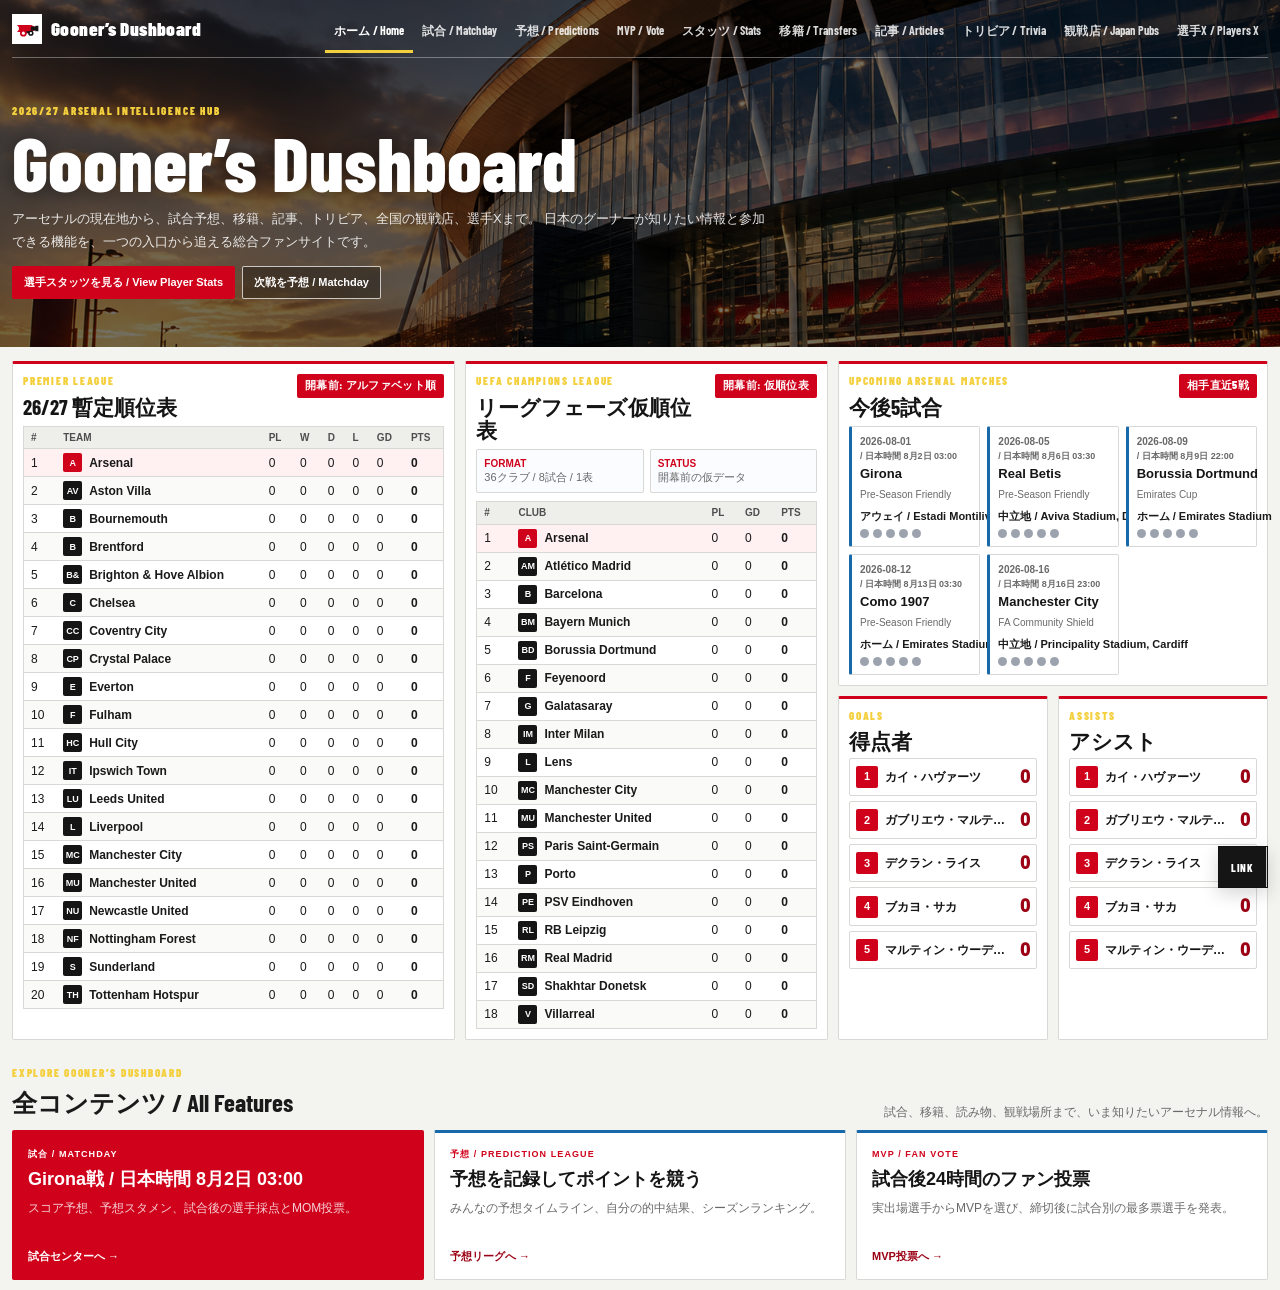
<file: index.html>
<!DOCTYPE html>
<html lang="ja">
<head>
  <meta charset="UTF-8">
  <meta name="viewport" content="width=device-width, initial-scale=1.0">
  <meta http-equiv="refresh" content="0; url=arsenal.html">
  <title>Gooner’s Dushboard</title>
  <meta name="description" content="Gooner’s Dushboard is a fan-made Arsenal dashboard covering standings, fixtures, scorers, assists, and player X timelines.">
  <link rel="canonical" href="arsenal.html">
  <script src="analytics-config.js"></script>
  <script src="analytics.js" defer></script>
</head>
<body>
  <p>Gooner’s Dushboardへ移動しています。移動しない場合は <a href="arsenal.html">こちら</a> をクリックしてください。</p>
</body>
</html>
</file>
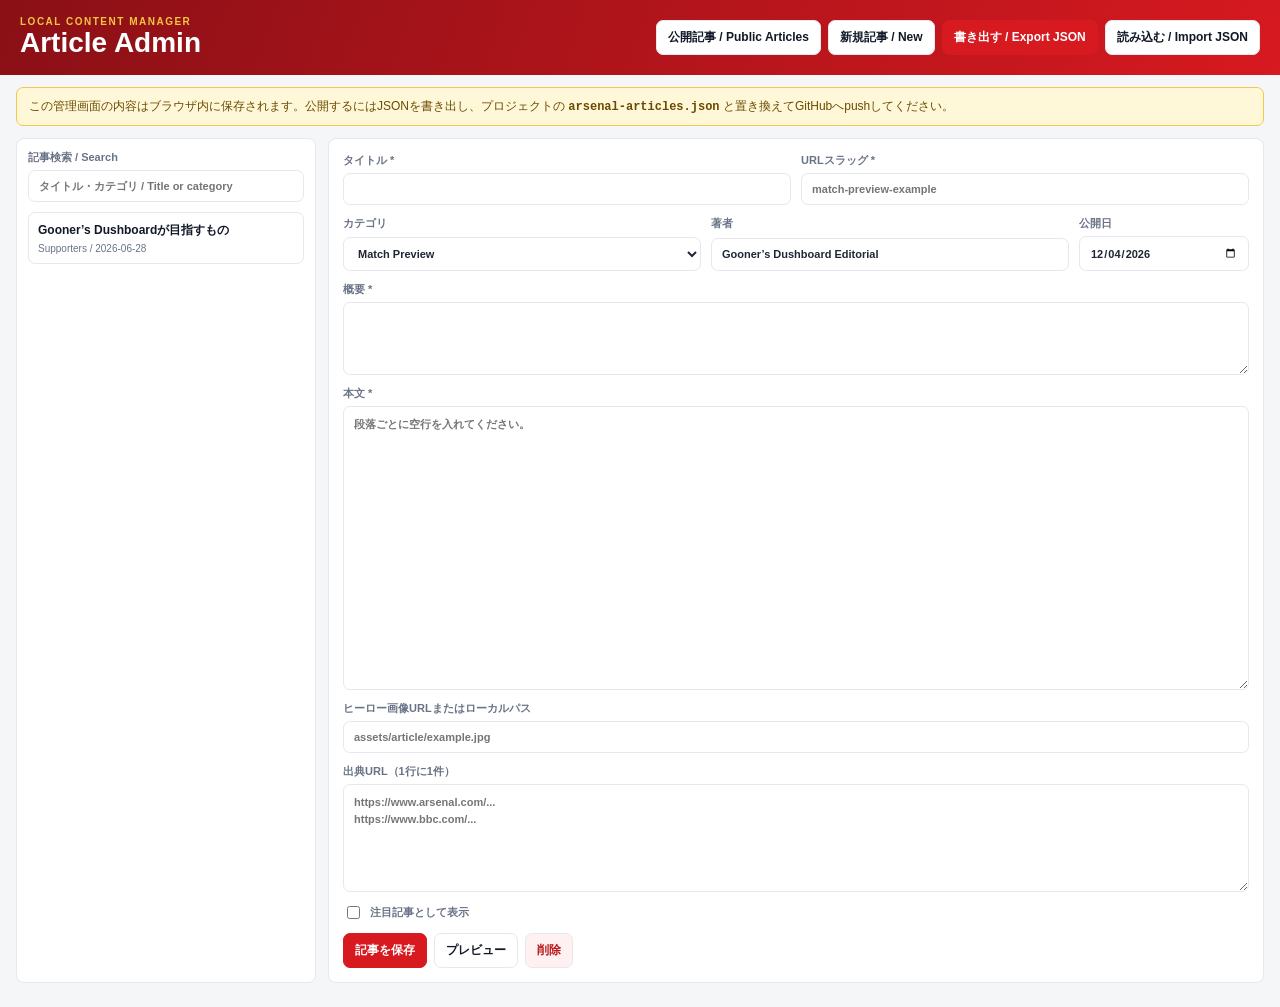
<file: arsenal-admin.html>
<!DOCTYPE html>
<html lang="ja">
<head>
  <meta charset="UTF-8">
  <meta name="viewport" content="width=device-width, initial-scale=1.0">
  <meta name="robots" content="noindex, nofollow">
  <title>Article Admin | Gooner’s Dushboard</title>
  <link rel="stylesheet" href="arsenal-admin.css">
  <script src="analytics-config.js"></script>
  <script src="analytics.js" defer></script>
</head>
<body>
  <header class="admin-header">
    <div>
      <p>LOCAL CONTENT MANAGER</p>
      <h1>Article Admin</h1>
    </div>
    <div class="header-actions">
      <a href="arsenal-articles.html" target="_blank">公開記事 / Public Articles</a>
      <button id="newArticle" type="button">新規記事 / New</button>
      <button id="exportArticles" type="button" class="primary">書き出す / Export JSON</button>
      <label class="import-button">読み込む / Import JSON<input id="importArticles" type="file" accept="application/json"></label>
    </div>
  </header>

  <div class="admin-notice">
    この管理画面の内容はブラウザ内に保存されます。公開するにはJSONを書き出し、プロジェクトの
    <code>arsenal-articles.json</code> と置き換えてGitHubへpushしてください。
  </div>

  <main class="admin-layout">
    <aside class="article-sidebar">
      <label class="search-field">
        <span>記事検索 / Search</span>
        <input id="articleSearch" type="search" placeholder="タイトル・カテゴリ / Title or category">
      </label>
      <div class="article-list" id="adminArticleList"></div>
    </aside>

    <section class="editor-panel">
      <form id="articleForm">
        <input id="articleId" type="hidden">
        <div class="form-grid two-columns">
          <label>
            <span>タイトル *</span>
            <input id="articleTitle" required maxlength="100">
          </label>
          <label>
            <span>URLスラッグ *</span>
            <input id="articleSlug" required pattern="[a-z0-9-]+" placeholder="match-preview-example">
          </label>
        </div>

        <div class="form-grid three-columns">
          <label>
            <span>カテゴリ</span>
            <select id="articleCategory">
              <option>Match Preview</option>
              <option>Match Review</option>
              <option>Transfer</option>
              <option>Player</option>
              <option>Supporters</option>
              <option>Opinion</option>
            </select>
          </label>
          <label>
            <span>著者</span>
            <input id="articleAuthor" value="Gooner’s Dushboard Editorial">
          </label>
          <label>
            <span>公開日</span>
            <input id="articlePublishedAt" type="date">
          </label>
        </div>

        <label>
          <span>概要 *</span>
          <textarea id="articleSummary" required maxlength="220" rows="3"></textarea>
        </label>

        <label>
          <span>本文 *</span>
          <textarea id="articleBody" required rows="15" placeholder="段落ごとに空行を入れてください。"></textarea>
        </label>

        <label>
          <span>ヒーロー画像URLまたはローカルパス</span>
          <input id="articleImage" placeholder="assets/article/example.jpg">
        </label>

        <label>
          <span>出典URL（1行に1件）</span>
          <textarea id="articleSources" rows="5" placeholder="https://www.arsenal.com/...&#10;https://www.bbc.com/..."></textarea>
        </label>

        <label class="checkbox-label">
          <input id="articleFeatured" type="checkbox">
          <span>注目記事として表示</span>
        </label>

        <div class="form-actions">
          <button class="primary" type="submit">記事を保存</button>
          <button id="previewArticle" type="button">プレビュー</button>
          <button id="deleteArticle" type="button" class="danger">削除</button>
          <span id="adminMessage" aria-live="polite"></span>
        </div>
      </form>
    </section>
  </main>

  <dialog id="previewDialog">
    <button id="closePreview" type="button">閉じる</button>
    <article id="previewContent"></article>
  </dialog>

  <script src="arsenal-admin.js"></script>
</body>
</html>
</file>
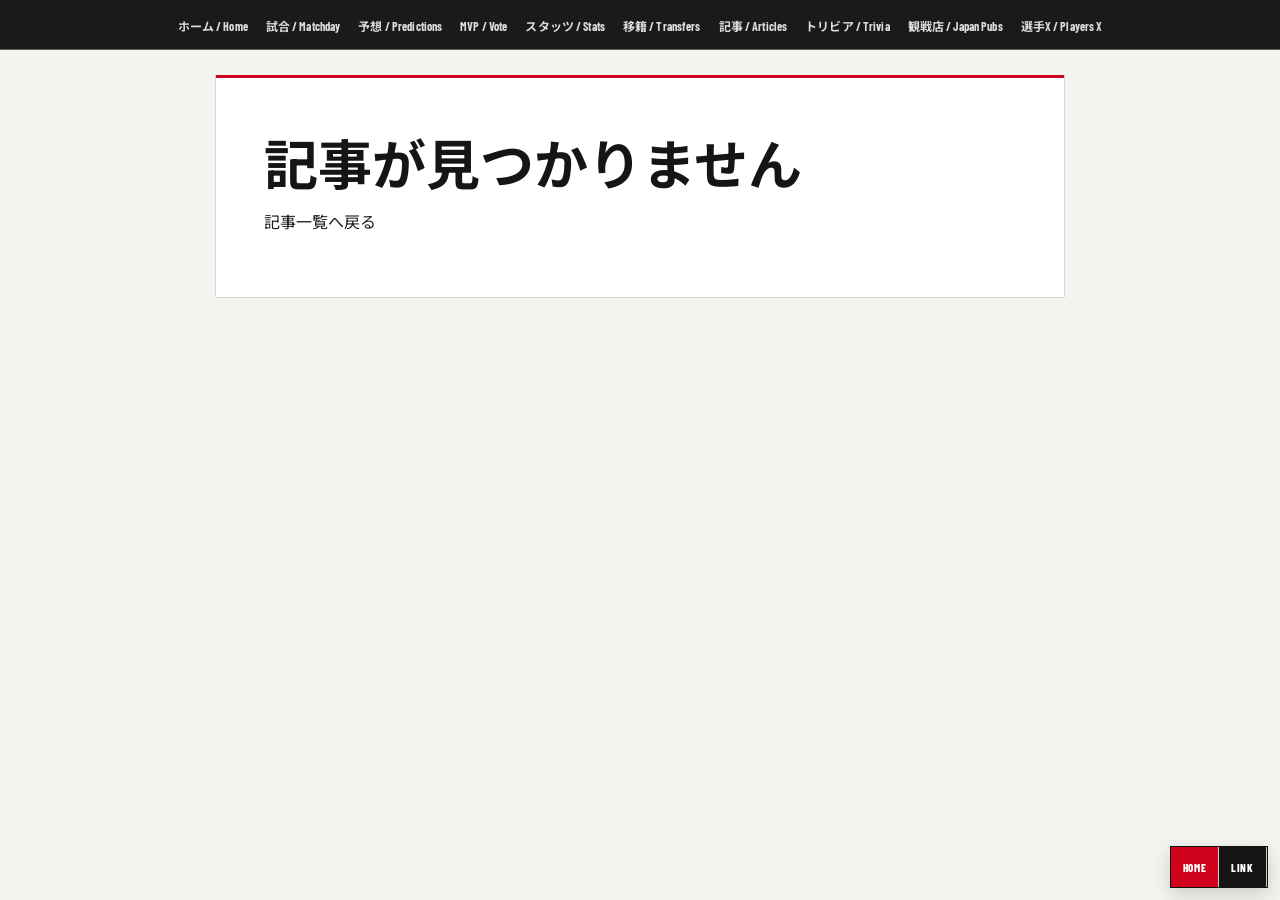
<file: arsenal-article.html>
<!DOCTYPE html>
<html lang="ja">
<head>
  <meta charset="UTF-8">
  <meta name="viewport" content="width=device-width, initial-scale=1.0">
  <meta name="robots" content="index, follow">
  <title>Article | Gooner’s Dushboard</title>
  <link rel="stylesheet" href="arsenal-articles.css">
  <link rel="stylesheet" href="arsenal-theme.css">
  <script src="site-tools.js" defer></script>
  <script src="analytics-config.js"></script>
  <script src="analytics.js" defer></script>
</head>
<body>
  <header class="article-topbar"><a href="arsenal.html">ホーム / Home</a><a href="arsenal-matchday.html">試合 / Matchday</a><a href="arsenal-predictions.html">予想 / Predictions</a><a href="arsenal-mvp.html">MVP / Vote</a><a href="arsenal-stats.html">スタッツ / Stats</a><a href="arsenal-transfer.html">移籍 / Transfers</a><a href="arsenal-articles.html">記事 / Articles</a><a href="arsenal-trivia.html">トリビア / Trivia</a><a href="arsenal-pubs.html">観戦店 / Japan Pubs</a><a href="arsenal-x.html">選手X / Players X</a></header>
  <main class="article-page" id="articlePage"><p>記事を読み込んでいます。</p></main>
  <script src="arsenal-article.js"></script>
</body>
</html>
</file>
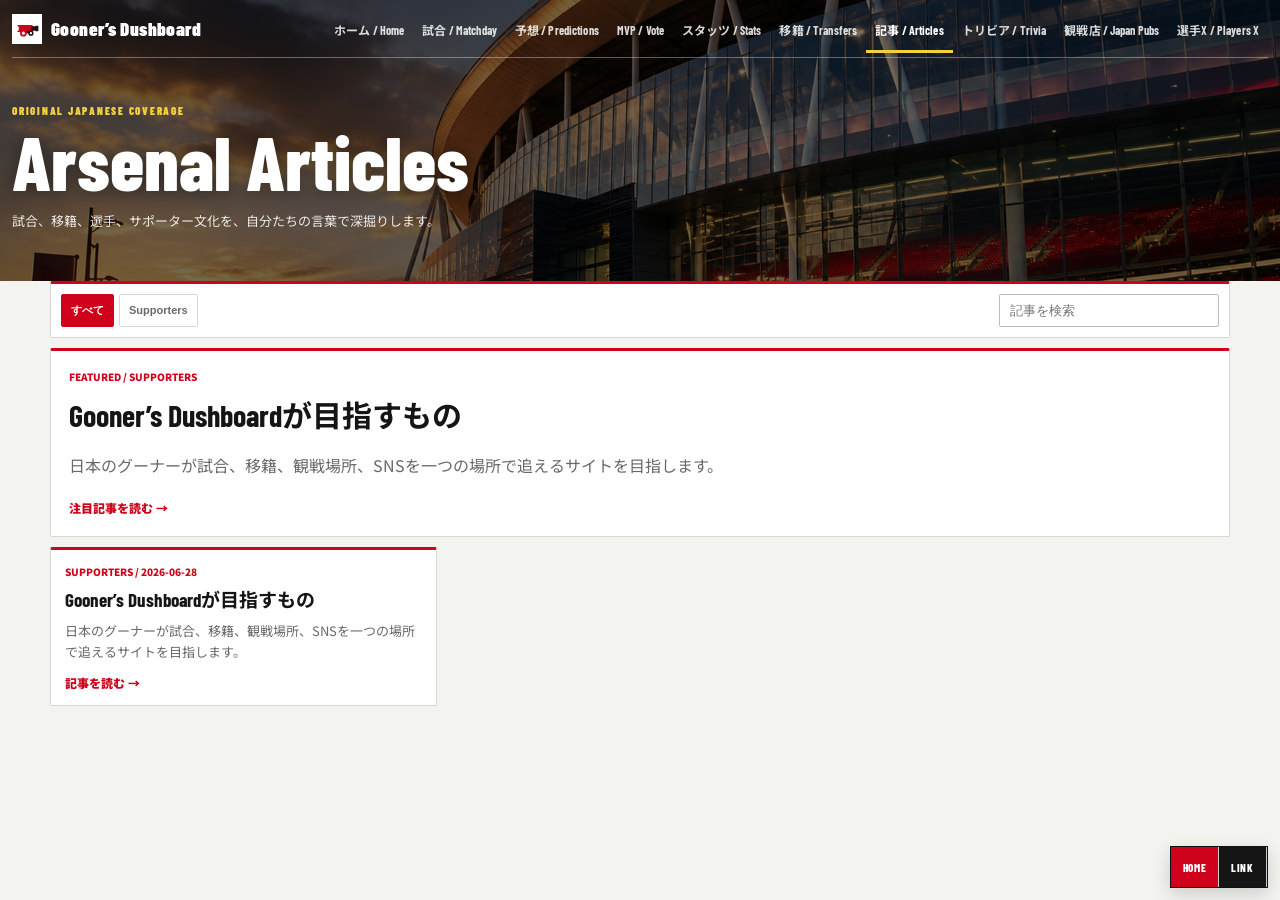
<file: arsenal-articles.html>
<!DOCTYPE html>
<html lang="ja">
<head>
  <meta charset="UTF-8">
  <meta name="viewport" content="width=device-width, initial-scale=1.0">
  <title>Arsenal Articles | Gooner’s Dushboard</title>
  <meta name="description" content="アーセナルの試合、移籍、選手、サポーター文化を扱う日本語記事。">
  <meta name="robots" content="index, follow">
  <meta property="og:title" content="Arsenal Articles">
  <meta property="og:description" content="試合、移籍、選手、サポーター文化を扱う日本語記事。">
  <meta property="og:type" content="website">
  <meta property="og:image" content="assets/gooner-dashboard-bg.png">
  <link rel="stylesheet" href="arsenal-articles.css">
  <link rel="stylesheet" href="arsenal-theme.css">
  <script src="site-tools.js" defer></script>
  <script src="analytics-config.js"></script>
  <script src="analytics.js" defer></script>
</head>
<body>
  <header class="page-hero">
    <nav class="topbar">
      <a class="brand" href="arsenal.html"><span class="brand-mark">A</span><span>Gooner’s Dushboard</span></a>
      <div class="nav-links"><a href="arsenal.html">ホーム / Home</a><a href="arsenal-matchday.html">試合 / Matchday</a><a href="arsenal-predictions.html">予想 / Predictions</a><a href="arsenal-mvp.html">MVP / Vote</a><a href="arsenal-stats.html">スタッツ / Stats</a><a href="arsenal-transfer.html">移籍 / Transfers</a><a href="arsenal-articles.html">記事 / Articles</a><a href="arsenal-trivia.html">トリビア / Trivia</a><a href="arsenal-pubs.html">観戦店 / Japan Pubs</a><a href="arsenal-x.html">選手X / Players X</a></div>
    </nav>
    <section class="hero-copy"><p class="eyebrow">Original Japanese Coverage</p><h1>Arsenal Articles</h1><p>試合、移籍、選手、サポーター文化を、自分たちの言葉で深掘りします。</p></section>
  </header>
  <main>
    <section class="article-controls"><div id="categoryFilters"></div><input id="articleSearch" type="search" placeholder="記事を検索"></section>
    <section class="featured-article" id="featuredArticle"></section>
    <section class="article-grid" id="publicArticleList"></section>
  </main>
  <script src="arsenal-articles.js"></script>
</body>
</html>
</file>
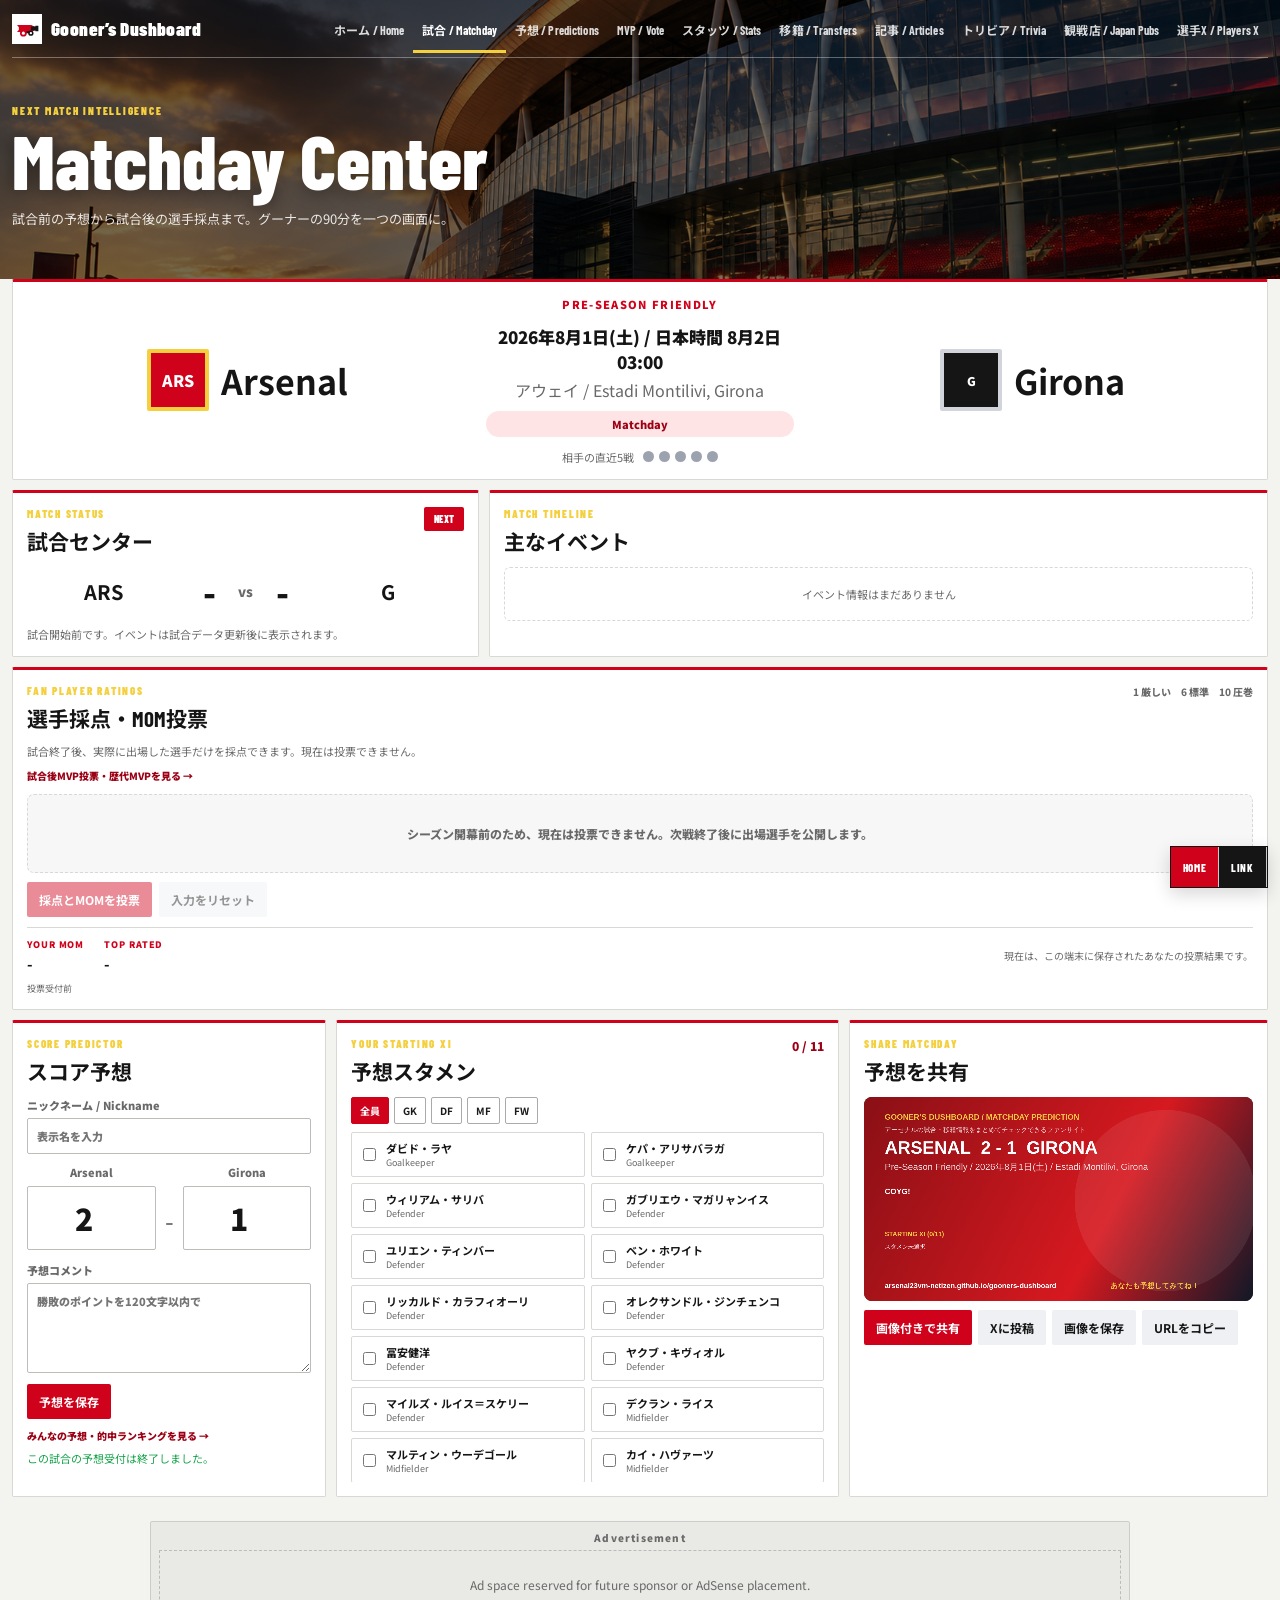
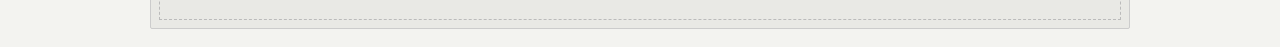
<file: arsenal-matchday.html>
<!DOCTYPE html>
<html lang="ja">
<head>
  <meta charset="UTF-8">
  <meta name="viewport" content="width=device-width, initial-scale=1.0">
  <title>Arsenal Matchday Center | Gooner’s Dushboard</title>
  <meta name="description" content="アーセナルの試合情報、イベント速報、スコア予想、選手採点、MOM投票を一つにまとめたMatchday Center。">
  <meta name="robots" content="index, follow">
  <meta property="og:title" content="Arsenal Matchday Center">
  <meta property="og:description" content="次戦情報、予想スコア、予想スタメンをまとめて共有。">
  <meta property="og:type" content="website">
  <meta property="og:image" content="assets/gooner-dashboard-bg.png">
  <link rel="stylesheet" href="arsenal-matchday.css">
  <link rel="stylesheet" href="arsenal-theme.css">
  <script src="site-tools.js" defer></script>
  <script src="analytics-config.js"></script>
  <script src="analytics.js" defer></script>
</head>
<body>
  <header class="page-hero">
    <nav class="topbar" aria-label="ページナビゲーション">
      <a class="brand" href="arsenal.html">
        <span class="brand-mark">A</span>
        <span>Gooner’s Dushboard</span>
      </a>
      <div class="nav-links">
        <a href="arsenal.html">ホーム / Home</a><a href="arsenal-matchday.html">試合 / Matchday</a><a href="arsenal-predictions.html">予想 / Predictions</a><a href="arsenal-mvp.html">MVP / Vote</a><a href="arsenal-stats.html">スタッツ / Stats</a><a href="arsenal-transfer.html">移籍 / Transfers</a><a href="arsenal-articles.html">記事 / Articles</a><a href="arsenal-trivia.html">トリビア / Trivia</a><a href="arsenal-pubs.html">観戦店 / Japan Pubs</a><a href="arsenal-x.html">選手X / Players X</a>
      </div>
    </nav>

    <section class="hero-copy">
      <p class="eyebrow">Next Match Intelligence</p>
      <h1>Matchday Center</h1>
      <p>試合前の予想から試合後の選手採点まで。グーナーの90分を一つの画面に。</p>
    </section>
  </header>

  <main>
    <section class="match-hero panel" aria-label="次戦情報">
      <div class="competition" id="competition">Competition</div>
      <div class="matchup">
        <div class="team arsenal-team">
          <span class="team-badge">ARS</span>
          <strong>Arsenal</strong>
        </div>
        <div class="match-center-copy">
          <time id="matchDate">TBD</time>
          <span id="matchVenue">Venue TBD</span>
          <div class="countdown" id="countdown">日程確認中</div>
        </div>
        <div class="team">
          <span class="team-badge opponent" id="opponentBadge">TBD</span>
          <strong id="opponentName">Opponent</strong>
        </div>
      </div>
      <div class="opponent-form">
        <span>相手の直近5戦</span>
        <div class="form-dots" id="opponentForm"></div>
      </div>
    </section>

    <section class="center-grid" aria-label="試合センター">
      <article class="panel live-panel">
        <div class="section-heading live-heading">
          <div><p class="eyebrow">Match Status</p><h2>試合センター</h2></div>
          <span class="status-badge" id="matchStatus">NEXT</span>
        </div>
        <div class="live-score" aria-label="スコア">
          <strong>ARS</strong><span id="liveArsenalScore">-</span><small>vs</small><span id="liveOpponentScore">-</span><strong id="liveOpponentCode">TBD</strong>
        </div>
        <p class="match-note">試合開始前です。イベントは試合データ更新後に表示されます。</p>
      </article>
      <article class="panel events-panel">
        <div class="section-heading"><p class="eyebrow">Match Timeline</p><h2>主なイベント</h2></div>
        <ol class="event-list" id="eventList"></ol>
      </article>
    </section>

    <section class="panel ratings-panel" aria-labelledby="ratingsTitle">
      <div class="ratings-header">
        <div class="section-heading">
          <p class="eyebrow">Fan Player Ratings</p><h2 id="ratingsTitle">選手採点・MOM投票</h2>
          <p class="section-note" id="ratingsAvailability">試合終了後、実際に出場した選手だけを採点できます。</p>
          <a class="prediction-history-link" href="arsenal-mvp.html">試合後MVP投票・歴代MVPを見る →</a>
        </div>
        <div class="rating-legend"><span>1 厳しい</span><span>6 標準</span><span>10 圧巻</span></div>
      </div>
      <form id="ratingsForm">
        <div class="rating-list" id="ratingList"><p class="ratings-locked">シーズン開幕前のため、現在は投票できません。</p></div>
        <div class="vote-actions">
          <button class="primary-button" type="submit">採点とMOMを投票</button>
          <button class="secondary-button" id="resetRatings" type="button">入力をリセット</button>
          <p class="save-message" id="ratingMessage" aria-live="polite"></p>
        </div>
      </form>
      <section class="rating-results" id="ratingResults" hidden>
        <div><span class="result-label">YOUR MOM</span><strong id="momResult">-</strong></div>
        <div><span class="result-label">TOP RATED</span><strong id="topRatedResult">-</strong></div>
        <p>現在は、この端末に保存されたあなたの投票結果です。</p>
      </section>
      <section class="community-results" id="communityResults" hidden>
        <div class="community-heading"><div><span class="result-label">COMMUNITY RESULTS</span><h3>みんなの集計</h3></div><strong><span id="communityVoteCount">0</span>票</strong></div>
        <div class="community-leaders"><p>MOM 1位 <strong id="communityMom">-</strong></p><p>平均点1位 <strong id="communityTopRated">-</strong></p></div>
      </section>
      <p class="firebase-status" id="firebaseStatus">共有集計を確認中...</p>
    </section>

    <section class="matchday-grid">
      <article class="panel prediction-panel">
        <div class="section-heading">
          <p class="eyebrow">Score Predictor</p>
          <h2>スコア予想</h2>
        </div>
        <label class="nickname-field">
          <span>ニックネーム / Nickname</span>
          <input id="predictionNickname" type="text" maxlength="20" autocomplete="nickname" placeholder="表示名を入力">
        </label>
        <div class="score-inputs">
          <label>
            <span>Arsenal</span>
            <input id="arsenalScore" type="number" min="0" max="15" value="2">
          </label>
          <span class="score-separator">-</span>
          <label>
            <span id="opponentScoreLabel">Opponent</span>
            <input id="opponentScore" type="number" min="0" max="15" value="1">
          </label>
        </div>
        <label class="comment-field">
          <span>予想コメント</span>
          <textarea id="predictionComment" maxlength="120" placeholder="勝敗のポイントを120文字以内で"></textarea>
        </label>
        <button class="primary-button" id="savePrediction">予想を保存</button>
        <a class="prediction-history-link" href="arsenal-predictions.html">みんなの予想・的中ランキングを見る →</a>
        <p class="save-message" id="saveMessage" aria-live="polite"></p>
      </article>

      <article class="panel lineup-panel">
        <div class="section-heading lineup-heading">
          <div>
            <p class="eyebrow">Your Starting XI</p>
            <h2>予想スタメン</h2>
          </div>
          <span id="selectionCount">0 / 11</span>
        </div>
        <div class="position-filters" id="positionFilters">
          <button class="is-active" data-position="all">全員</button>
          <button data-position="Goalkeeper">GK</button>
          <button data-position="Defender">DF</button>
          <button data-position="Midfielder">MF</button>
          <button data-position="Forward">FW</button>
        </div>
        <div class="player-picker" id="playerPicker"></div>
      </article>

      <article class="panel share-panel">
        <div class="section-heading">
          <p class="eyebrow">Share Matchday</p>
          <h2>予想を共有</h2>
        </div>
        <canvas id="shareCanvas" width="1200" height="630" aria-label="共有画像プレビュー"></canvas>
        <div class="share-actions">
          <button class="primary-button" id="shareButton">画像付きで共有</button>
          <a class="secondary-button" id="xShareButton" target="_blank" rel="noopener noreferrer">Xに投稿</a>
          <button class="secondary-button" id="downloadCard">画像を保存</button>
          <button class="secondary-button" id="copyLink">URLをコピー</button>
        </div>
      </article>
    </section>
  </main>

  <aside class="ad-slot" data-ad-slot="matchday-bottom">
    <span>Advertisement</span>
    <div class="ad-placeholder">Ad space reserved for future sponsor or AdSense placement.</div>
  </aside>

  <script src="ads-config.js"></script>
  <script src="ads.js"></script>
  <script src="firebase-config.js"></script>
  <script src="arsenal-matchday.js"></script>
</body>
</html>
</file>
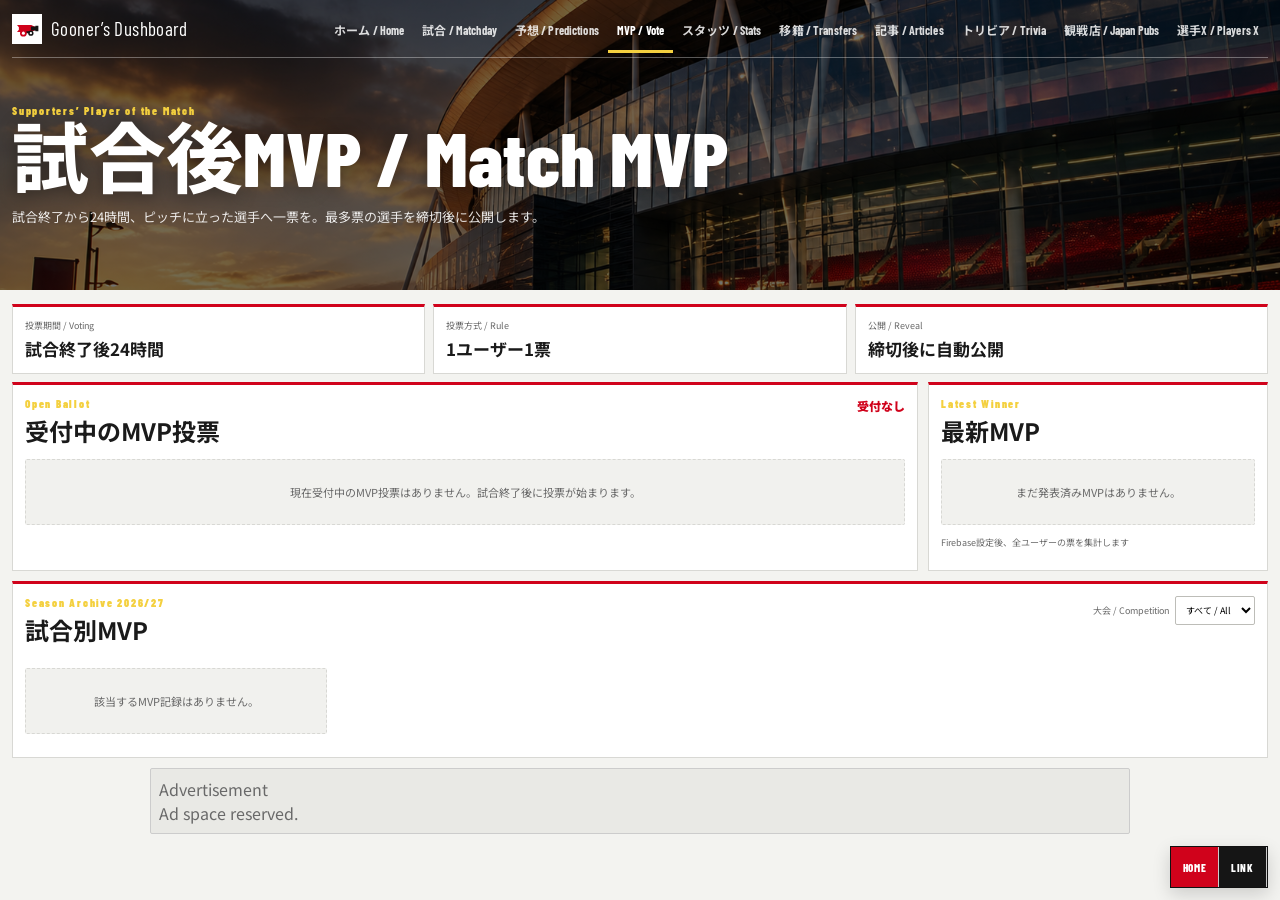
<file: arsenal-mvp.html>
<!DOCTYPE html><html lang="ja"><head><meta charset="UTF-8"><meta name="viewport" content="width=device-width,initial-scale=1.0"><title>試合後MVP投票・歴代MVP | Gooner’s Dushboard</title><meta name="description" content="アーセナルの試合後MVPをファン投票で決定。試合終了24時間後に結果を公開し、試合別MVPを記録します。"><meta name="robots" content="index, follow"><meta property="og:image" content="assets/gooner-dashboard-bg.png"><link rel="stylesheet" href="arsenal-mvp.css"><link rel="stylesheet" href="arsenal-theme.css"><script src="site-tools.js" defer></script>  <script src="analytics-config.js"></script>
  <script src="analytics.js" defer></script>
</head><body>
<header class="page-hero"><nav class="topbar"><a class="brand" href="arsenal.html"><span class="brand-mark">A</span><span>Gooner’s Dushboard</span></a><div class="nav-links"><a href="arsenal.html">ホーム / Home</a><a href="arsenal-matchday.html">試合 / Matchday</a><a href="arsenal-predictions.html">予想 / Predictions</a><a href="arsenal-mvp.html">MVP / Vote</a><a href="arsenal-stats.html">スタッツ / Stats</a><a href="arsenal-transfer.html">移籍 / Transfers</a><a href="arsenal-articles.html">記事 / Articles</a><a href="arsenal-trivia.html">トリビア / Trivia</a><a href="arsenal-pubs.html">観戦店 / Japan Pubs</a><a href="arsenal-x.html">選手X / Players X</a></div></nav><section class="hero-copy"><p class="eyebrow">Supporters’ Player of the Match</p><h1>試合後MVP / Match MVP</h1><p>試合終了から24時間、ピッチに立った選手へ一票を。最多票の選手を締切後に公開します。</p></section></header>
<main><section class="mvp-summary"><article><span>投票期間 / Voting</span><strong>試合終了後24時間</strong></article><article><span>投票方式 / Rule</span><strong>1ユーザー1票</strong></article><article><span>公開 / Reveal</span><strong>締切後に自動公開</strong></article></section>
<section class="mvp-layout"><section class="vote-panel"><div class="section-head"><div><p class="eyebrow">Open Ballot</p><h2>受付中のMVP投票</h2></div><span id="voteCountdown">確認中</span></div><div id="activeVote"><p class="empty-state">試合結果を読み込んでいます。</p></div><p class="vote-message" id="voteMessage"></p></section><aside class="latest-panel"><p class="eyebrow">Latest Winner</p><h2>最新MVP</h2><div id="latestMvp"><p class="empty-state">まだ発表済みMVPはありません。</p></div><p class="connection-status" id="mvpConnection">共有票を確認中...</p></aside></section>
<section class="archive-panel"><div class="section-head"><div><p class="eyebrow">Season Archive 2026/27</p><h2>試合別MVP</h2></div><label>大会 / Competition<select id="competitionFilter"><option value="all">すべて / All</option></select></label></div><div class="mvp-grid" id="mvpArchive"><p class="empty-state">シーズン開幕前のため、MVP記録はまだありません。</p></div></section></main>
<aside class="ad-slot" data-ad-slot="mvp-bottom"><span>Advertisement</span><div class="ad-placeholder">Ad space reserved.</div></aside><script src="ads-config.js"></script><script src="ads.js"></script><script src="firebase-config.js"></script><script src="arsenal-mvp.js"></script></body></html>
</file>
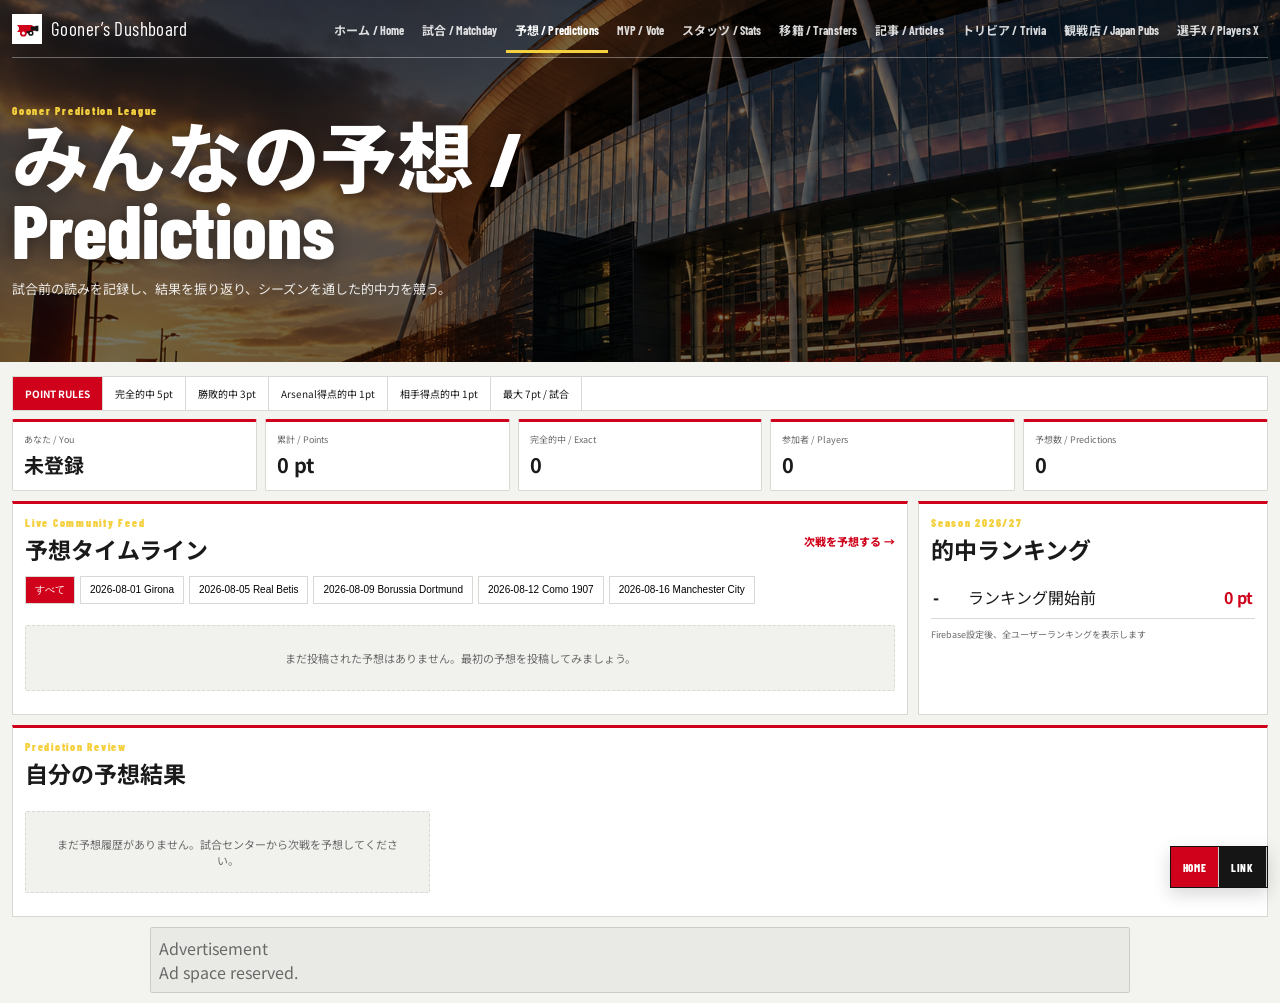
<file: arsenal-predictions.html>
<!DOCTYPE html>
<html lang="ja">
<head>
  <meta charset="UTF-8"><meta name="viewport" content="width=device-width,initial-scale=1.0">
  <title>みんなの予想・的中ランキング | Gooner’s Dushboard</title>
  <meta name="description" content="アーセナル戦のスコア予想タイムライン、自分の的中結果、シーズンポイントランキングを確認できます。">
  <meta name="robots" content="index, follow"><meta property="og:image" content="assets/gooner-dashboard-bg.png">
  <link rel="stylesheet" href="arsenal-predictions.css"><link rel="stylesheet" href="arsenal-theme.css"><script src="site-tools.js" defer></script>
  <script src="analytics-config.js"></script>
  <script src="analytics.js" defer></script>
</head>
<body>
  <header class="page-hero">
    <nav class="topbar"><a class="brand" href="arsenal.html"><span class="brand-mark">A</span><span>Gooner’s Dushboard</span></a><div class="nav-links"><a href="arsenal.html">ホーム / Home</a><a href="arsenal-matchday.html">試合 / Matchday</a><a href="arsenal-predictions.html">予想 / Predictions</a><a href="arsenal-mvp.html">MVP / Vote</a><a href="arsenal-stats.html">スタッツ / Stats</a><a href="arsenal-transfer.html">移籍 / Transfers</a><a href="arsenal-articles.html">記事 / Articles</a><a href="arsenal-trivia.html">トリビア / Trivia</a><a href="arsenal-pubs.html">観戦店 / Japan Pubs</a><a href="arsenal-x.html">選手X / Players X</a></div></nav>
    <section class="hero-copy"><p class="eyebrow">Gooner Prediction League</p><h1>みんなの予想 / Predictions</h1><p>試合前の読みを記録し、結果を振り返り、シーズンを通した的中力を競う。</p></section>
  </header>
  <main>
    <section class="score-rules"><strong>POINT RULES</strong><span>完全的中 5pt</span><span>勝敗的中 3pt</span><span>Arsenal得点的中 1pt</span><span>相手得点的中 1pt</span><span>最大 7pt / 試合</span></section>
    <section class="summary-grid"><article><span>あなた / You</span><strong id="myNickname">未登録</strong></article><article><span>累計 / Points</span><strong id="myPoints">0 pt</strong></article><article><span>完全的中 / Exact</span><strong id="myExactHits">0</strong></article><article><span>参加者 / Players</span><strong id="participantCount">0</strong></article><article><span>予想数 / Predictions</span><strong id="predictionCount">0</strong></article></section>
    <section class="prediction-layout">
      <div class="main-feed">
        <div class="section-head"><div><p class="eyebrow">Live Community Feed</p><h2>予想タイムライン</h2></div><a href="arsenal-matchday.html">次戦を予想する →</a></div>
        <div class="fixture-filter" id="fixtureFilters"></div>
        <div class="timeline" id="predictionTimeline"><p class="empty-state">予想を読み込んでいます。</p></div>
      </div>
      <aside class="leaderboard-panel"><div class="section-head"><div><p class="eyebrow">Season 2026/27</p><h2>的中ランキング</h2></div></div><ol id="leaderboard"></ol><p class="connection-status" id="connectionStatus">共有データを確認中...</p></aside>
    </section>
    <section class="my-results-panel"><div class="section-head"><div><p class="eyebrow">Prediction Review</p><h2>自分の予想結果</h2></div></div><div class="result-grid" id="myResults"><p class="empty-state">まだ予想履歴がありません。</p></div></section>
  </main>
  <aside class="ad-slot" data-ad-slot="predictions-bottom"><span>Advertisement</span><div class="ad-placeholder">Ad space reserved.</div></aside>
  <script src="ads-config.js"></script><script src="ads.js"></script><script src="firebase-config.js"></script><script src="arsenal-predictions.js"></script>
</body></html>
</file>
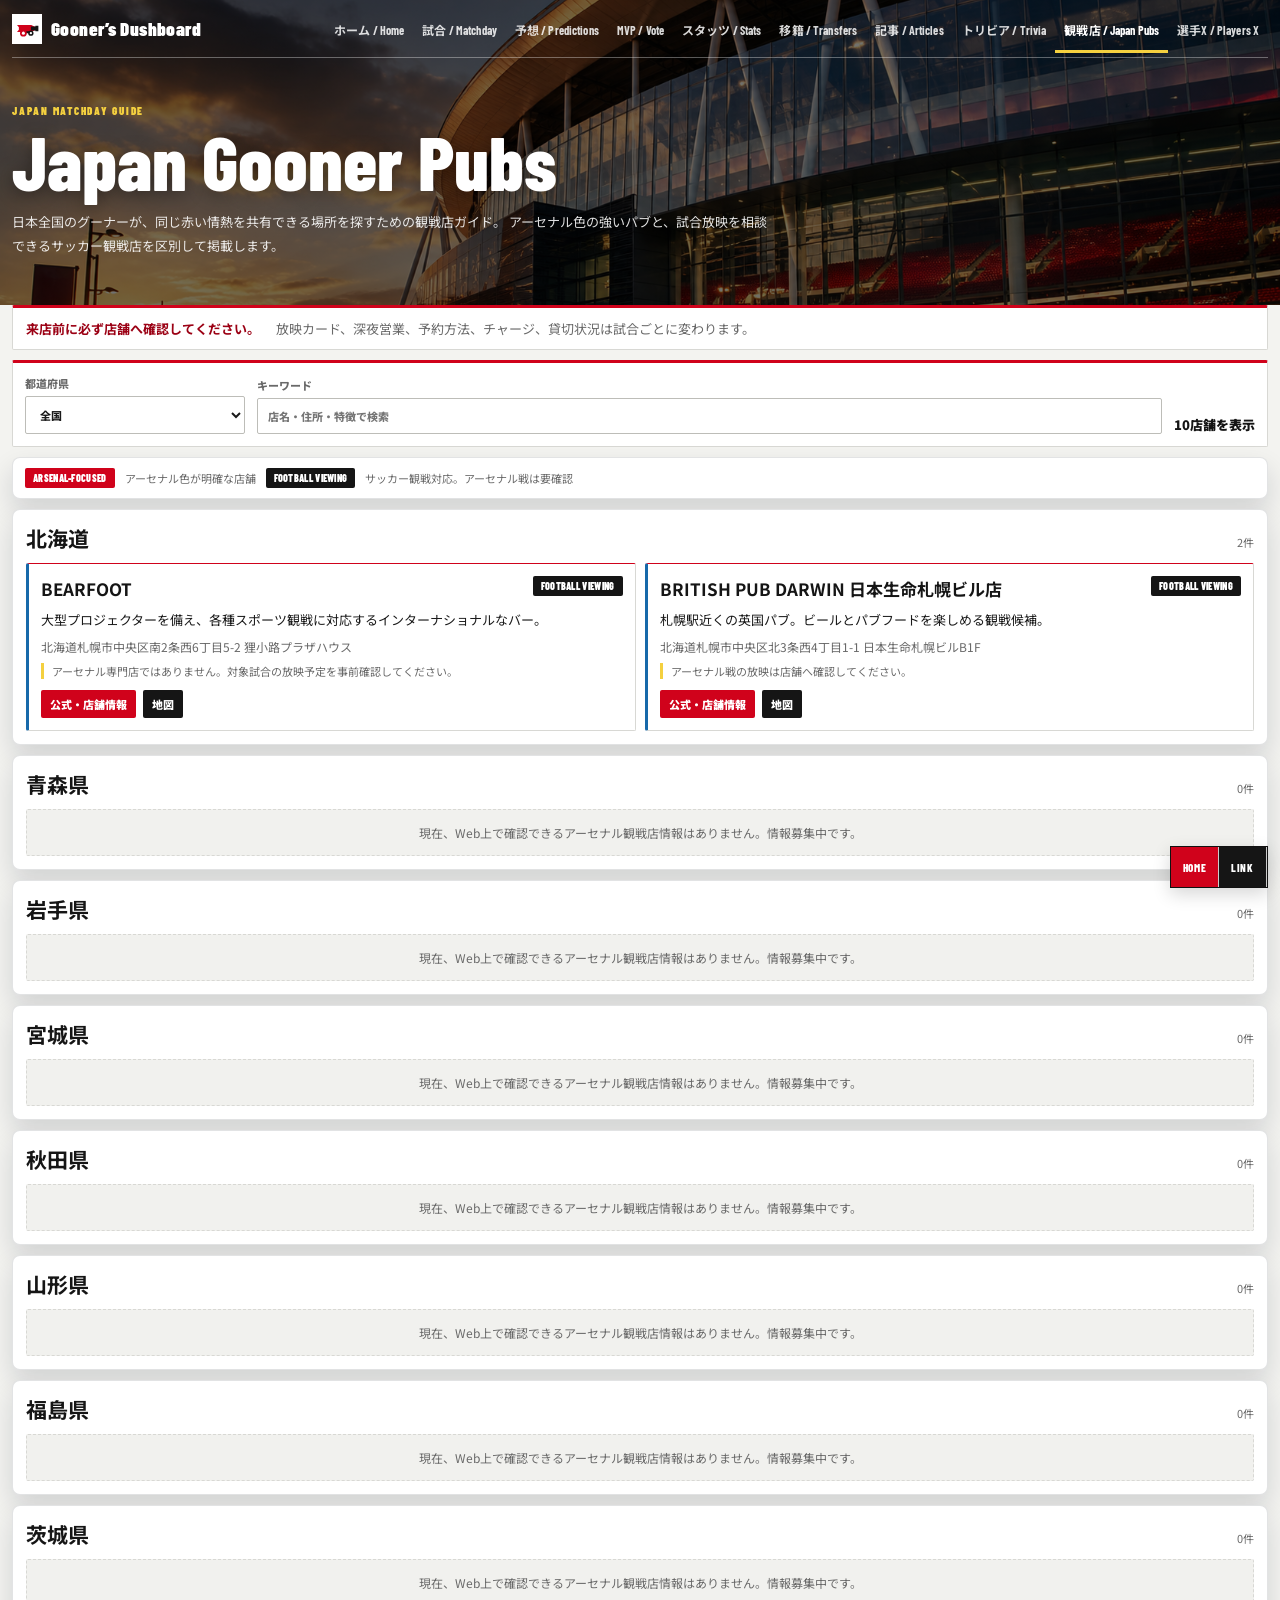
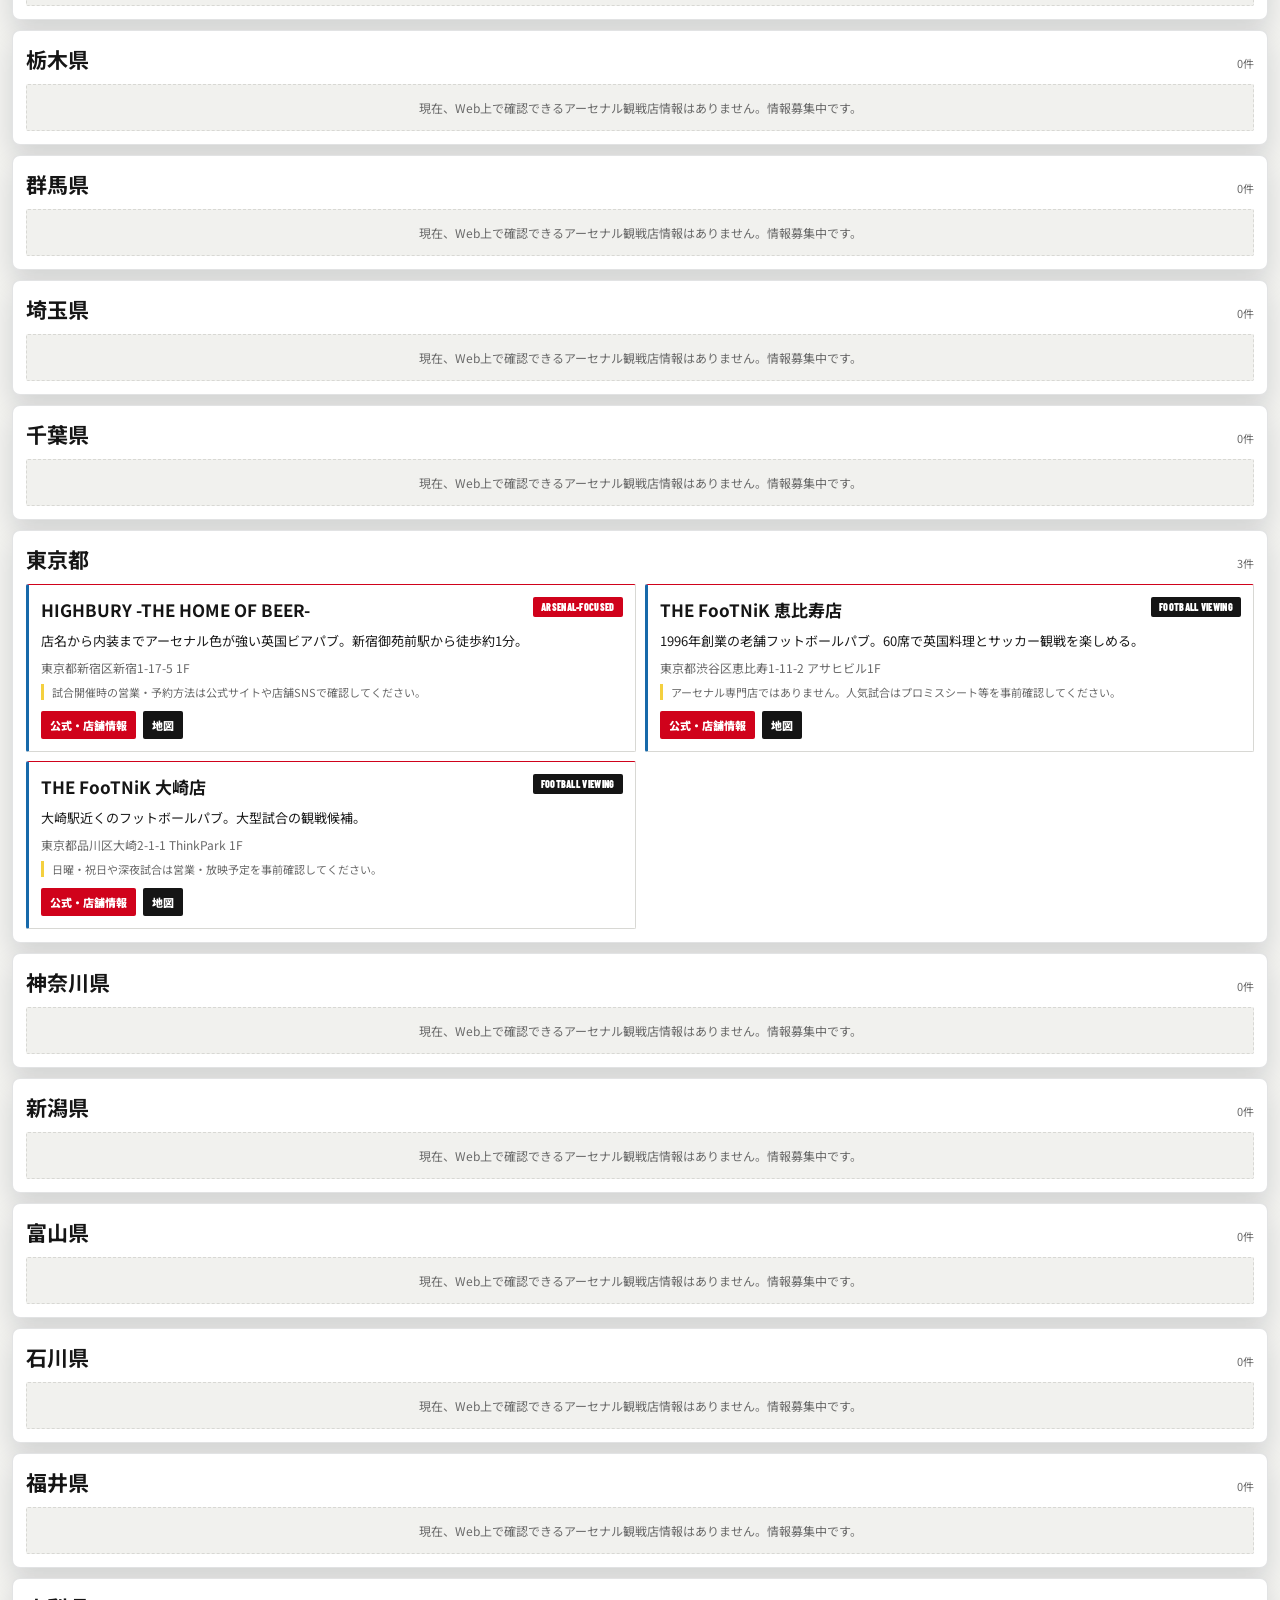
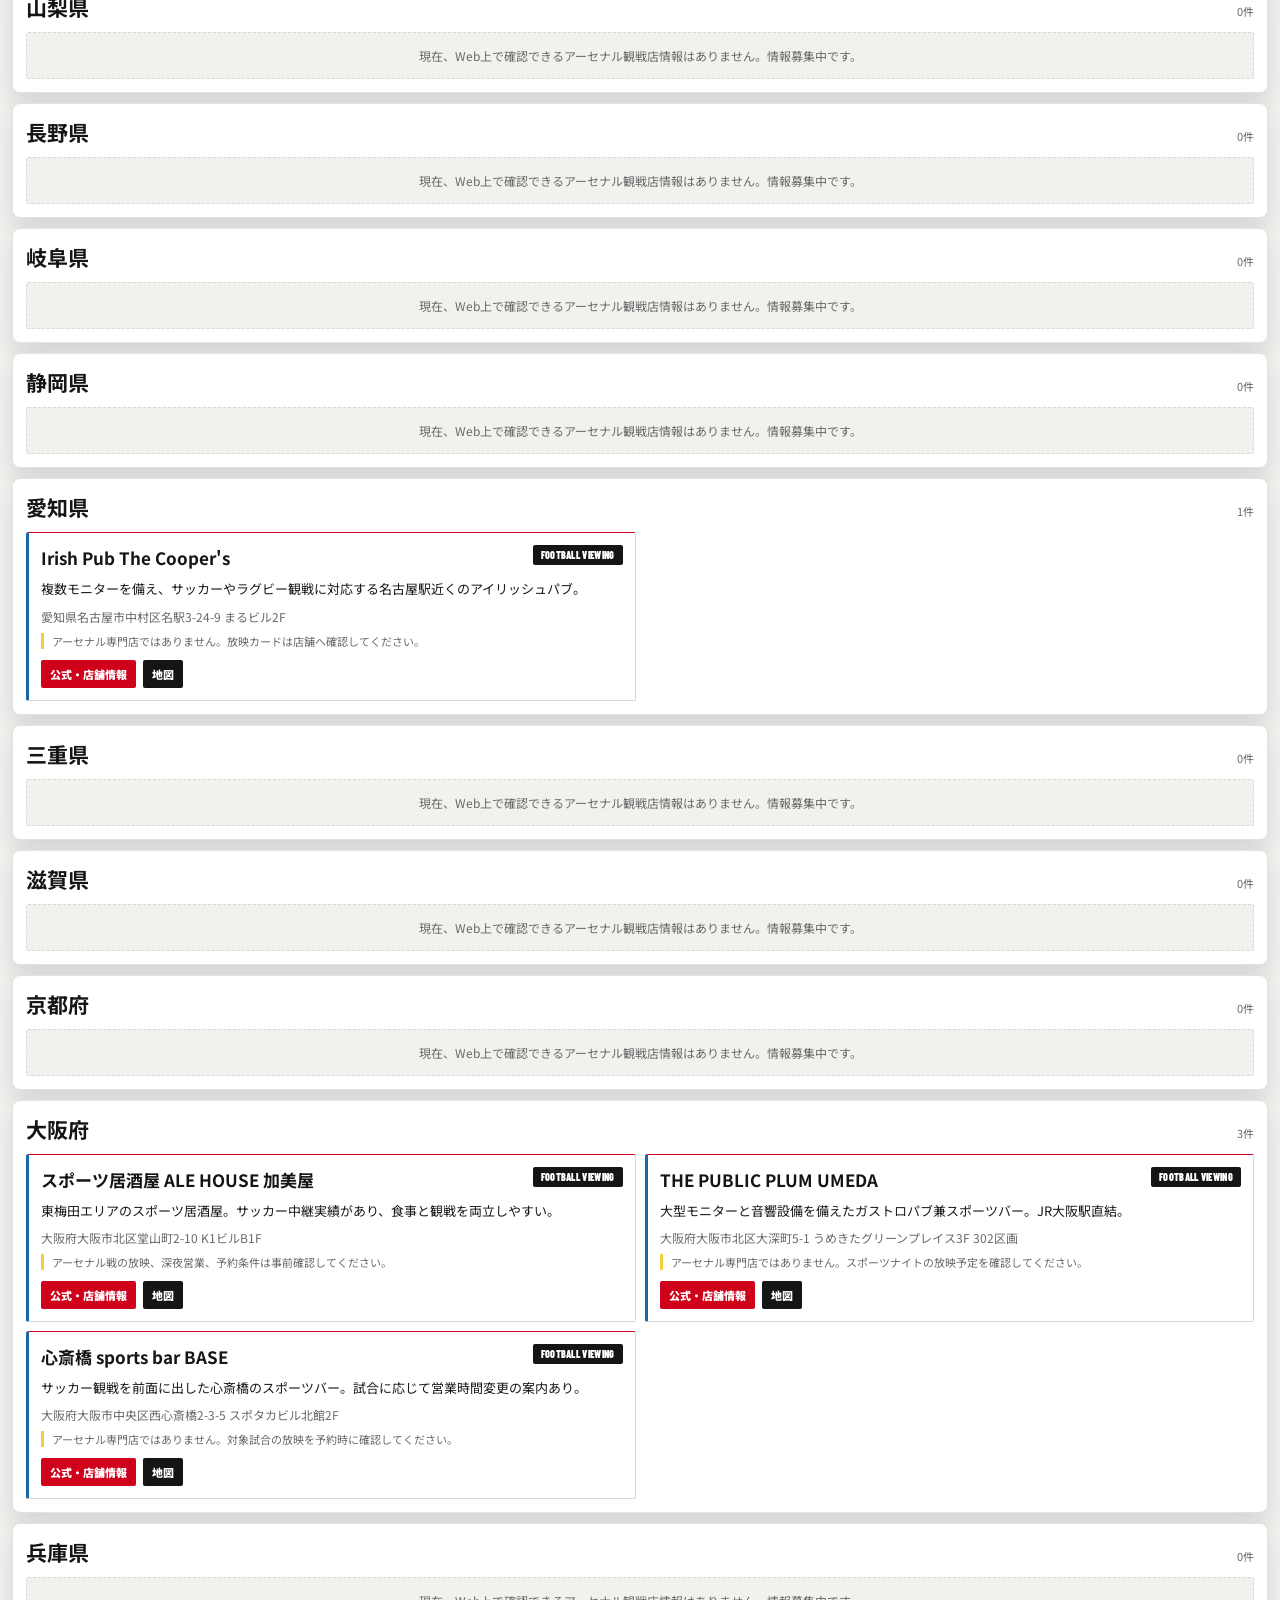
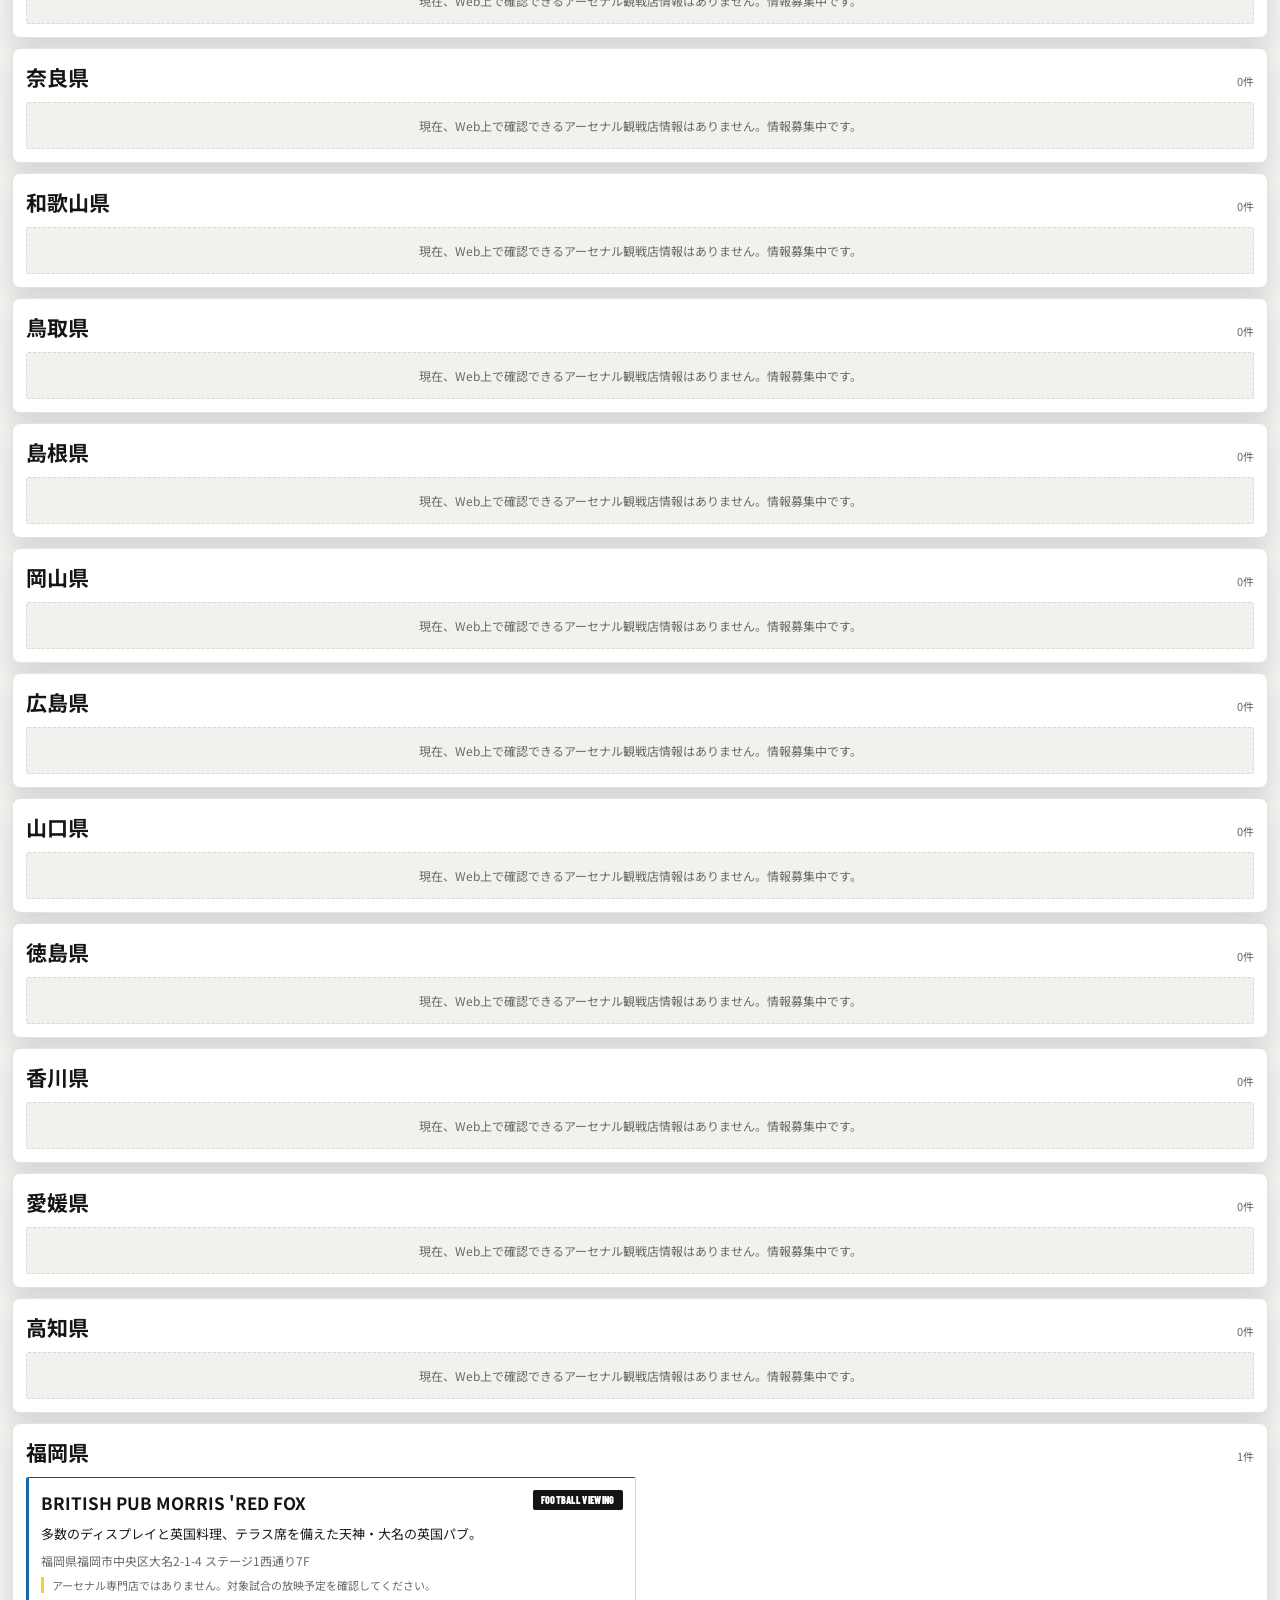
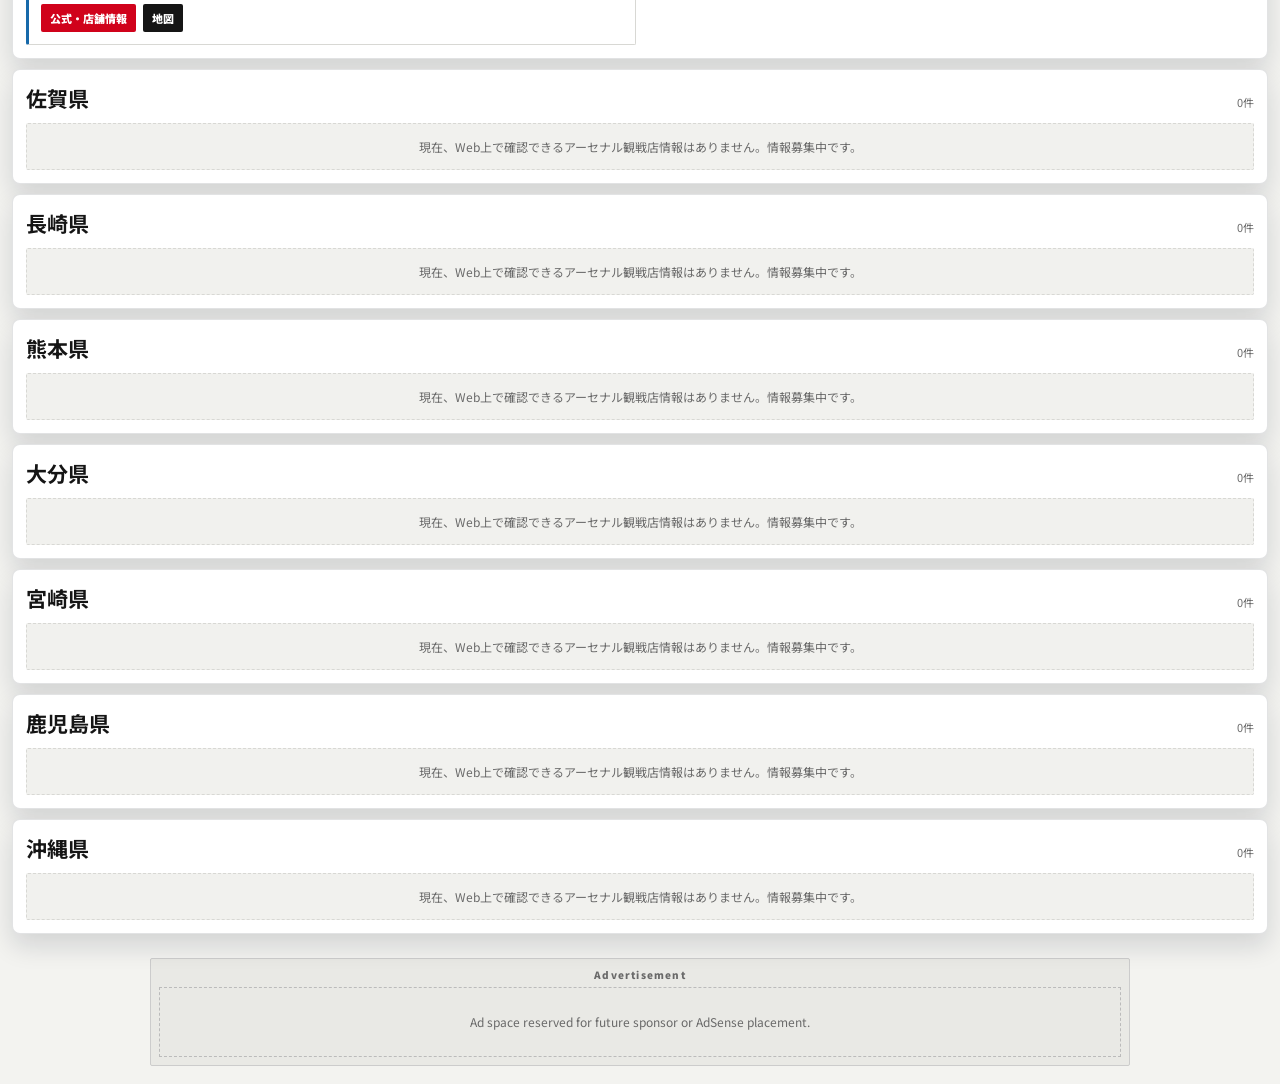
<file: arsenal-pubs.html>
<!DOCTYPE html>
<html lang="ja">
<head>
  <meta charset="UTF-8">
  <meta name="viewport" content="width=device-width, initial-scale=1.0">
  <title>Japan Gooner Pubs | Gooner’s Dushboard</title>
  <meta name="description" content="日本国内でアーセナル観戦を楽しめるパブ、居酒屋、スポーツバーを都道府県別に探せるファンメイドリスト。">
  <meta name="robots" content="index, follow">
  <meta property="og:title" content="Japan Gooner Pubs">
  <meta property="og:description" content="都道府県別に探す、日本国内のアーセナル観戦店・サッカーパブ一覧。">
  <meta property="og:type" content="website">
  <meta property="og:image" content="assets/gooner-dashboard-bg.png">
  <link rel="stylesheet" href="arsenal-pubs.css">
  <link rel="stylesheet" href="arsenal-theme.css">
  <script src="site-tools.js" defer></script>
  <script src="analytics-config.js"></script>
  <script src="analytics.js" defer></script>
</head>
<body>
  <header class="page-hero">
    <nav class="topbar" aria-label="ページナビゲーション">
      <a class="brand" href="arsenal.html">
        <span class="brand-mark">A</span>
        <span>Gooner’s Dushboard</span>
      </a>
      <div class="nav-links">
        <a href="arsenal.html">ホーム / Home</a><a href="arsenal-matchday.html">試合 / Matchday</a><a href="arsenal-predictions.html">予想 / Predictions</a><a href="arsenal-mvp.html">MVP / Vote</a><a href="arsenal-stats.html">スタッツ / Stats</a><a href="arsenal-transfer.html">移籍 / Transfers</a><a href="arsenal-articles.html">記事 / Articles</a><a href="arsenal-trivia.html">トリビア / Trivia</a><a href="arsenal-pubs.html">観戦店 / Japan Pubs</a><a href="arsenal-x.html">選手X / Players X</a>
      </div>
    </nav>

    <section class="hero-copy">
      <p class="eyebrow">Japan Matchday Guide</p>
      <h1>Japan Gooner Pubs</h1>
      <p>
        日本全国のグーナーが、同じ赤い情熱を共有できる場所を探すための観戦店ガイド。
        アーセナル色の強いパブと、試合放映を相談できるサッカー観戦店を区別して掲載します。
      </p>
    </section>
  </header>

  <main>
    <section class="notice">
      <strong>来店前に必ず店舗へ確認してください。</strong>
      <span>放映カード、深夜営業、予約方法、チャージ、貸切状況は試合ごとに変わります。</span>
    </section>

    <section class="controls" aria-label="店舗検索">
      <label>
        <span>都道府県</span>
        <select id="prefectureFilter"></select>
      </label>
      <label>
        <span>キーワード</span>
        <input id="pubSearch" type="search" placeholder="店名・住所・特徴で検索">
      </label>
      <div class="summary" id="venueSummary"></div>
    </section>

    <section class="legend" aria-label="掲載区分">
      <span class="badge arsenal">Arsenal-focused</span>
      <span>アーセナル色が明確な店舗</span>
      <span class="badge football">Football viewing</span>
      <span>サッカー観戦対応。アーセナル戦は要確認</span>
    </section>

    <section class="prefecture-list" id="prefectureList" aria-live="polite"></section>
  </main>

  <aside class="ad-slot" data-ad-slot="pubs-bottom">
    <span>Advertisement</span>
    <div class="ad-placeholder">Ad space reserved for future sponsor or AdSense placement.</div>
  </aside>

  <script src="ads-config.js"></script>
  <script src="ads.js"></script>
  <script src="arsenal-pubs.js"></script>
</body>
</html>
</file>
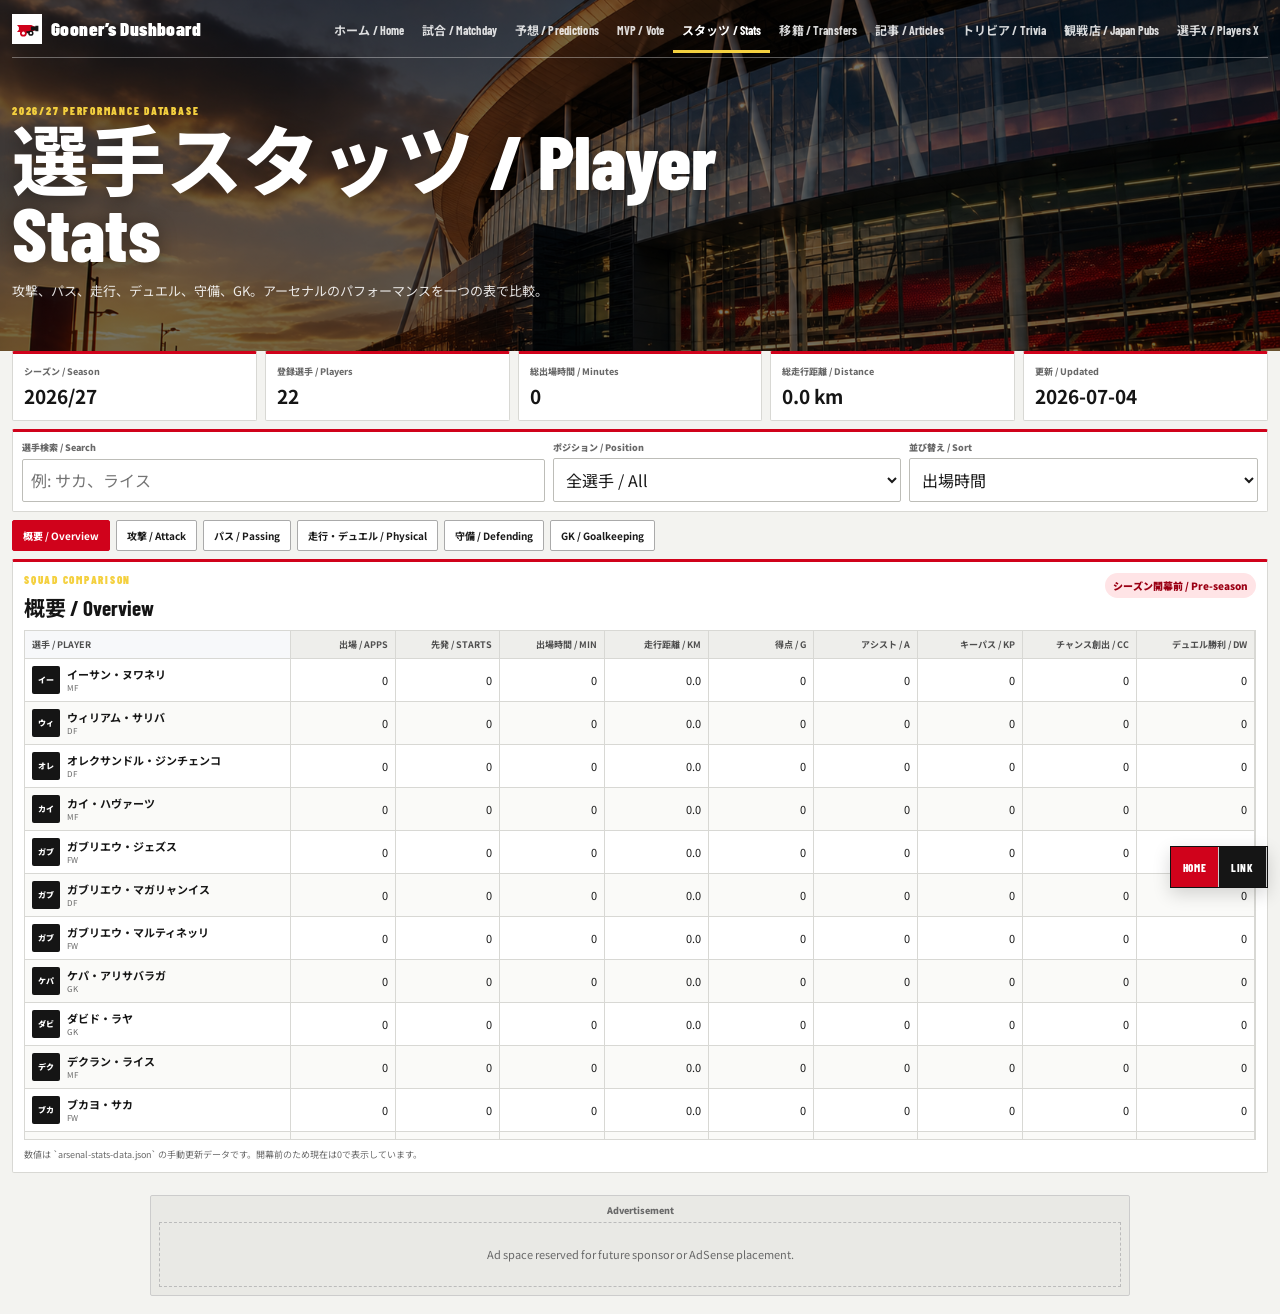
<file: arsenal-stats.html>
<!DOCTYPE html>
<html lang="ja">
<head>
  <meta charset="UTF-8">
  <meta name="viewport" content="width=device-width, initial-scale=1.0">
  <title>選手スタッツ / Player Stats | Gooner’s Dushboard</title>
  <meta name="description" content="アーセナル選手の出場時間、走行距離、キーパス、チャンス創出、デュエル、守備、GK成績を確認できるスタッツページ。">
  <meta name="robots" content="index, follow">
  <meta property="og:title" content="Arsenal Player Stats | Gooner’s Dushboard">
  <meta property="og:description" content="アーセナル選手の攻撃、パス、走行、デュエル、守備、GKスタッツを一覧で比較。">
  <meta property="og:type" content="website">
  <meta property="og:image" content="assets/gooner-dashboard-bg.png">
  <link rel="stylesheet" href="arsenal-stats.css">
  <link rel="stylesheet" href="arsenal-theme.css">
  <script src="site-tools.js" defer></script>
  <script src="analytics-config.js"></script>
  <script src="analytics.js" defer></script>
</head>
<body>
  <header class="page-hero">
    <nav class="topbar" aria-label="メインナビゲーション">
      <a class="brand" href="arsenal.html"><span class="brand-mark">A</span><span>Gooner’s Dushboard</span></a>
      <div class="nav-links">
        <a href="arsenal.html">ホーム / Home</a><a href="arsenal-matchday.html">試合 / Matchday</a><a href="arsenal-predictions.html">予想 / Predictions</a><a href="arsenal-mvp.html">MVP / Vote</a><a href="arsenal-stats.html">スタッツ / Stats</a><a href="arsenal-transfer.html">移籍 / Transfers</a><a href="arsenal-articles.html">記事 / Articles</a><a href="arsenal-trivia.html">トリビア / Trivia</a><a href="arsenal-pubs.html">観戦店 / Japan Pubs</a><a href="arsenal-x.html">選手X / Players X</a>
      </div>
    </nav>
    <section class="hero-copy">
      <p class="eyebrow">2026/27 Performance Database</p>
      <h1>選手スタッツ / Player Stats</h1>
      <p>攻撃、パス、走行、デュエル、守備、GK。アーセナルのパフォーマンスを一つの表で比較。</p>
    </section>
  </header>

  <main>
    <section class="summary-grid" aria-label="シーズンサマリー">
      <article><span>シーズン / Season</span><strong id="seasonLabel">2026/27</strong></article>
      <article><span>登録選手 / Players</span><strong id="playerCount">--</strong></article>
      <article><span>総出場時間 / Minutes</span><strong id="totalMinutes">0</strong></article>
      <article><span>総走行距離 / Distance</span><strong id="totalDistance">0 km</strong></article>
      <article><span>更新 / Updated</span><strong id="updatedAt">--</strong></article>
    </section>

    <section class="controls" aria-label="スタッツ表示設定">
      <label><span>選手検索 / Search</span><input id="playerSearch" type="search" placeholder="例: サカ、ライス"></label>
      <label><span>ポジション / Position</span><select id="positionFilter"><option value="all">全選手 / All</option><option value="Goalkeeper">GK</option><option value="Defender">DF</option><option value="Midfielder">MF</option><option value="Forward">FW</option></select></label>
      <label><span>並び替え / Sort</span><select id="sortKey"><option value="minutes">出場時間</option><option value="distanceKm">走行距離</option><option value="goals">ゴール</option><option value="assists">アシスト</option><option value="keyPasses">キーパス</option><option value="chancesCreated">チャンス創出</option><option value="duelsWon">デュエル勝利</option><option value="tacklesWon">タックル成功</option><option value="saves">セーブ</option></select></label>
    </section>

    <section class="category-tabs" id="categoryTabs" aria-label="スタッツカテゴリ">
      <button class="is-active" data-category="overview">概要 / Overview</button>
      <button data-category="attack">攻撃 / Attack</button>
      <button data-category="passing">パス / Passing</button>
      <button data-category="physical">走行・デュエル / Physical</button>
      <button data-category="defending">守備 / Defending</button>
      <button data-category="goalkeeping">GK / Goalkeeping</button>
    </section>

    <section class="stats-panel">
      <div class="panel-heading"><div><p class="eyebrow">Squad Comparison</p><h2 id="tableTitle">概要 / Overview</h2></div><span id="dataStatus">シーズン開幕前</span></div>
      <div class="table-wrap"><table><thead id="statsHead"></thead><tbody id="statsBody"></tbody></table></div>
      <p class="table-note">数値は `arsenal-stats-data.json` の手動更新データです。開幕前のため現在は0で表示しています。</p>
    </section>
  </main>

  <aside class="ad-slot" data-ad-slot="stats-bottom"><span>Advertisement</span><div class="ad-placeholder">Ad space reserved for future sponsor or AdSense placement.</div></aside>
  <script src="ads-config.js"></script><script src="ads.js"></script><script src="arsenal-stats.js"></script>
</body>
</html>
</file>
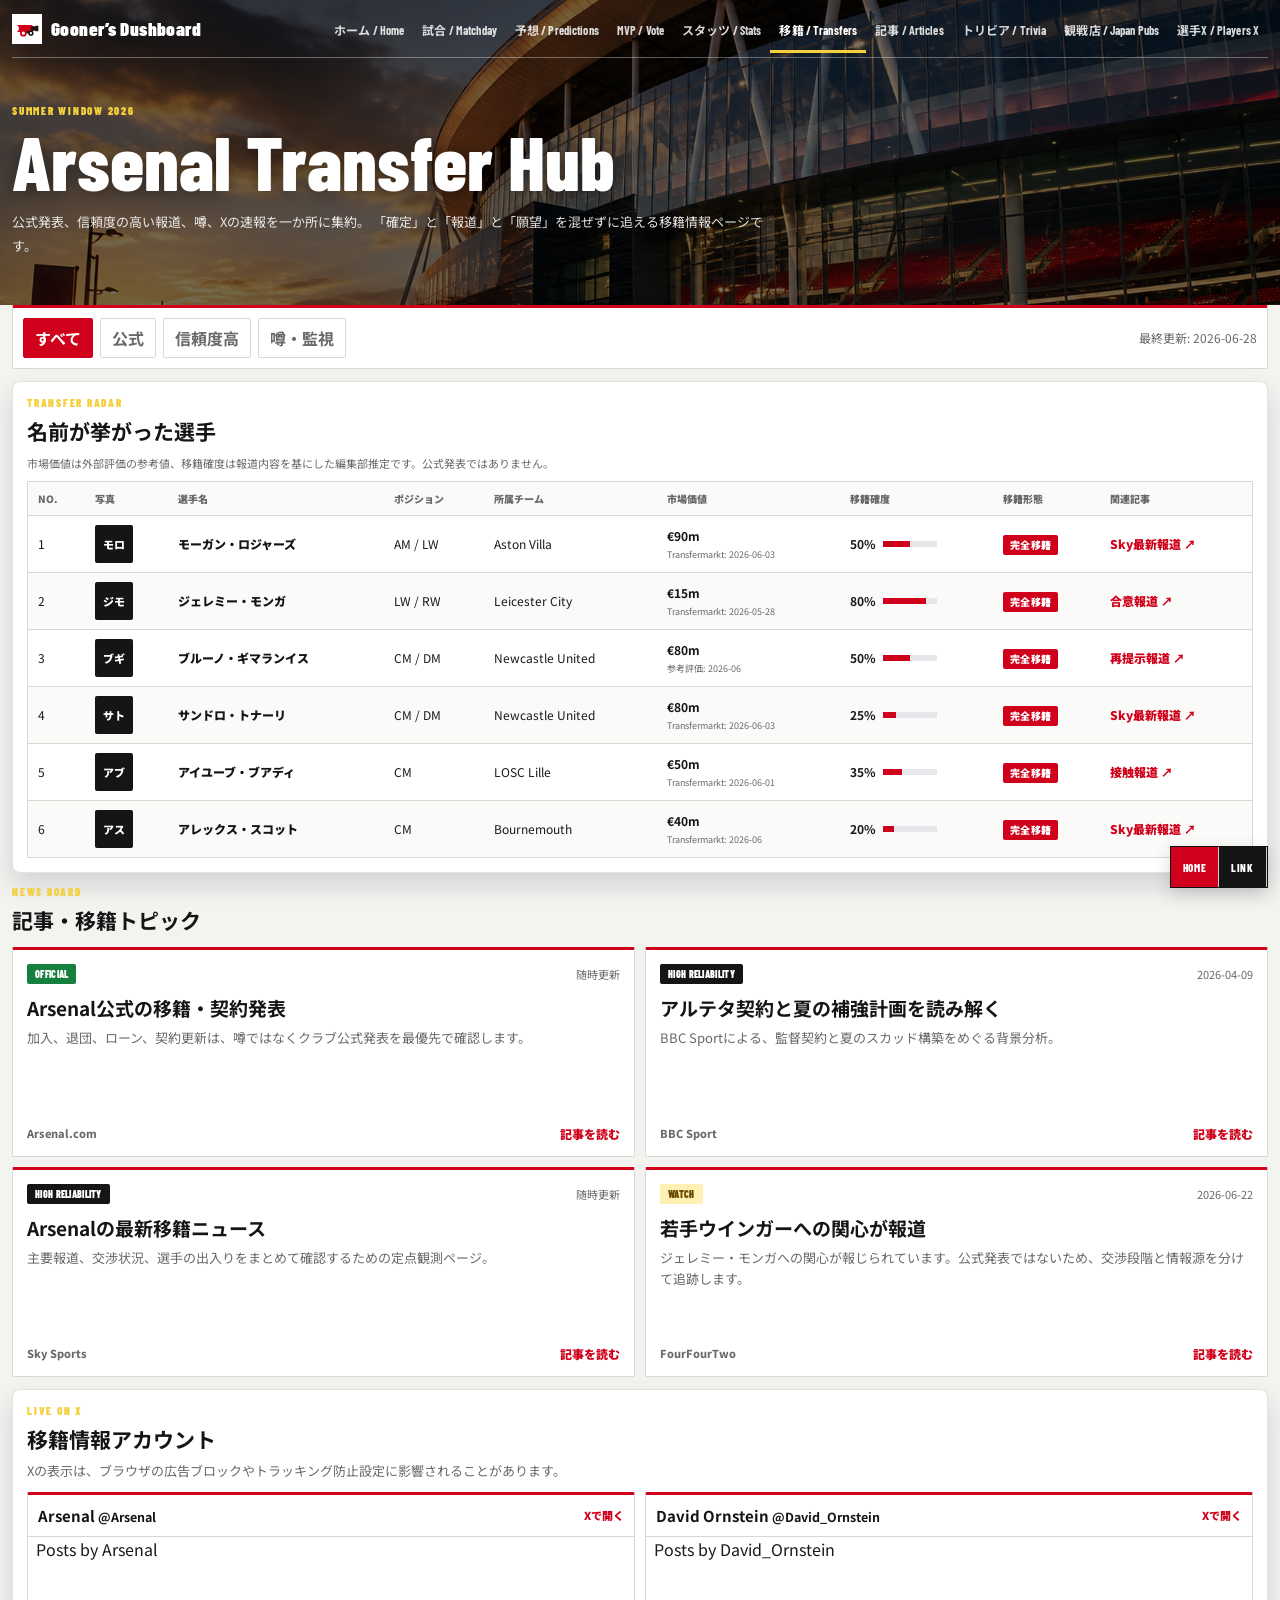
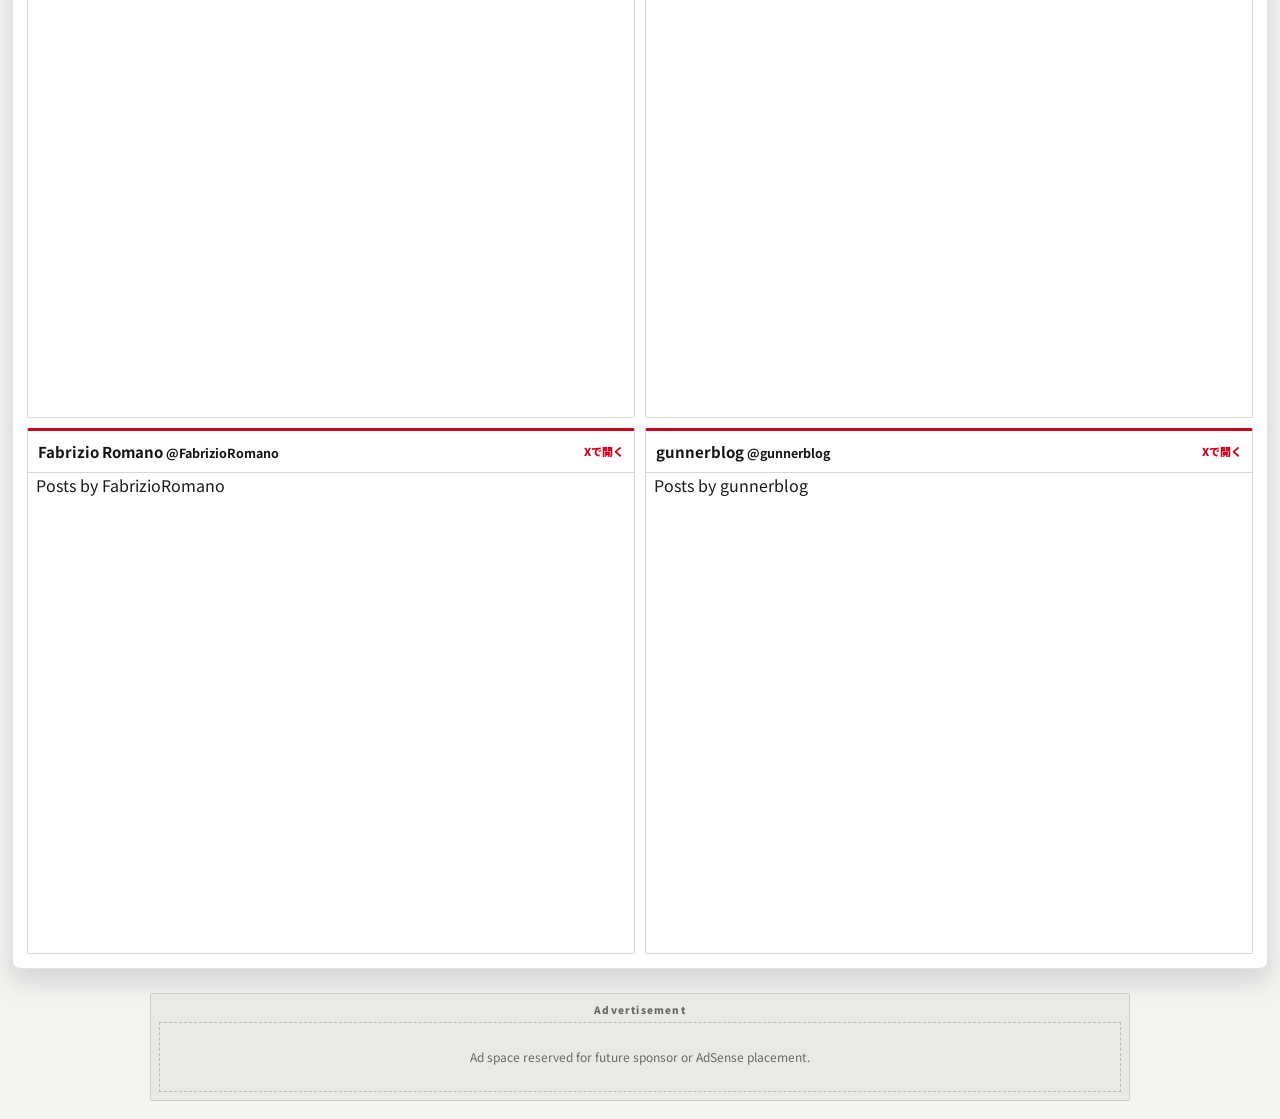
<file: arsenal-transfer.html>
<!DOCTYPE html>
<html lang="ja">
<head>
  <meta charset="UTF-8">
  <meta name="viewport" content="width=device-width, initial-scale=1.0">
  <title>Arsenal Transfer Hub | Gooner’s Dushboard</title>
  <meta name="description" content="Arsenal transfer news hub collecting official announcements, reliable reports, rumours, and transfer-related X posts.">
  <meta name="robots" content="index, follow">
  <meta property="og:title" content="Arsenal Transfer Hub">
  <meta property="og:description" content="Official Arsenal transfers, reliable reports, rumours, and X timelines in one place.">
  <meta property="og:type" content="website">
  <meta property="og:image" content="assets/gooner-dashboard-bg.png">
  <link rel="stylesheet" href="arsenal-transfer.css">
  <link rel="stylesheet" href="arsenal-theme.css">
  <script src="site-tools.js" defer></script>
  <script src="analytics-config.js"></script>
  <script src="analytics.js" defer></script>
</head>
<body>
  <header class="page-hero">
    <nav class="topbar" aria-label="ページナビゲーション">
      <a class="brand" href="arsenal.html">
        <span class="brand-mark">A</span>
        <span>Gooner’s Dushboard</span>
      </a>
      <div class="nav-links">
        <a href="arsenal.html">ホーム / Home</a><a href="arsenal-matchday.html">試合 / Matchday</a><a href="arsenal-predictions.html">予想 / Predictions</a><a href="arsenal-mvp.html">MVP / Vote</a><a href="arsenal-stats.html">スタッツ / Stats</a><a href="arsenal-transfer.html">移籍 / Transfers</a><a href="arsenal-articles.html">記事 / Articles</a><a href="arsenal-trivia.html">トリビア / Trivia</a><a href="arsenal-pubs.html">観戦店 / Japan Pubs</a><a href="arsenal-x.html">選手X / Players X</a>
      </div>
    </nav>

    <section class="hero-copy">
      <p class="eyebrow">Summer Window 2026</p>
      <h1>Arsenal Transfer Hub</h1>
      <p>
        公式発表、信頼度の高い報道、噂、Xの速報を一か所に集約。
        「確定」と「報道」と「願望」を混ぜずに追える移籍情報ページです。
      </p>
    </section>
  </header>

  <main>
    <section class="toolbar" aria-label="移籍情報フィルター">
      <div class="filters" id="filters">
        <button class="filter is-active" data-filter="all">すべて</button>
        <button class="filter" data-filter="official">公式</button>
        <button class="filter" data-filter="high">信頼度高</button>
        <button class="filter" data-filter="watch">噂・監視</button>
      </div>
      <p id="updatedAt">更新日を確認中</p>
    </section>

    <section class="radar-panel">
      <div class="section-heading radar-heading">
        <div>
          <p class="eyebrow">Transfer Radar</p>
          <h2>名前が挙がった選手</h2>
        </div>
      </div>
      <p class="radar-note">市場価値は外部評価の参考値、移籍確度は報道内容を基にした編集部推定です。公式発表ではありません。</p>
      <div class="radar-table-wrap">
        <table class="radar-table">
          <thead>
            <tr>
              <th>No.</th>
              <th>写真</th>
              <th>選手名</th>
              <th>ポジション</th>
              <th>所属チーム</th>
              <th>市場価値</th>
              <th>移籍確度</th>
              <th>移籍形態</th>
              <th>関連記事</th>
            </tr>
          </thead>
          <tbody id="radarList"></tbody>
        </table>
      </div>
    </section>

    <section class="transfer-layout">
      <div>
        <div class="section-heading">
          <p class="eyebrow">News Board</p>
          <h2>記事・移籍トピック</h2>
        </div>
        <div class="article-grid" id="articleGrid"></div>
      </div>
    </section>

    <section class="x-section">
      <div class="section-heading">
        <p class="eyebrow">Live on X</p>
        <h2>移籍情報アカウント</h2>
        <p>Xの表示は、ブラウザの広告ブロックやトラッキング防止設定に影響されることがあります。</p>
      </div>
      <div class="x-grid" id="xGrid"></div>
    </section>
  </main>

  <aside class="ad-slot" data-ad-slot="transfer-bottom">
    <span>Advertisement</span>
    <div class="ad-placeholder">Ad space reserved for future sponsor or AdSense placement.</div>
  </aside>

  <template id="articleTemplate">
    <article class="article-card">
      <div class="article-meta">
        <span class="tier"></span>
        <time></time>
      </div>
      <h3><a class="article-title-link" target="_blank" rel="noopener noreferrer"></a></h3>
      <p></p>
      <div class="article-footer">
        <span class="source"></span>
        <a target="_blank" rel="noopener noreferrer">記事を読む</a>
      </div>
    </article>
  </template>

  <script src="ads-config.js"></script>
  <script src="ads.js"></script>
  <script src="arsenal-transfer.js"></script>
</body>
</html>
</file>
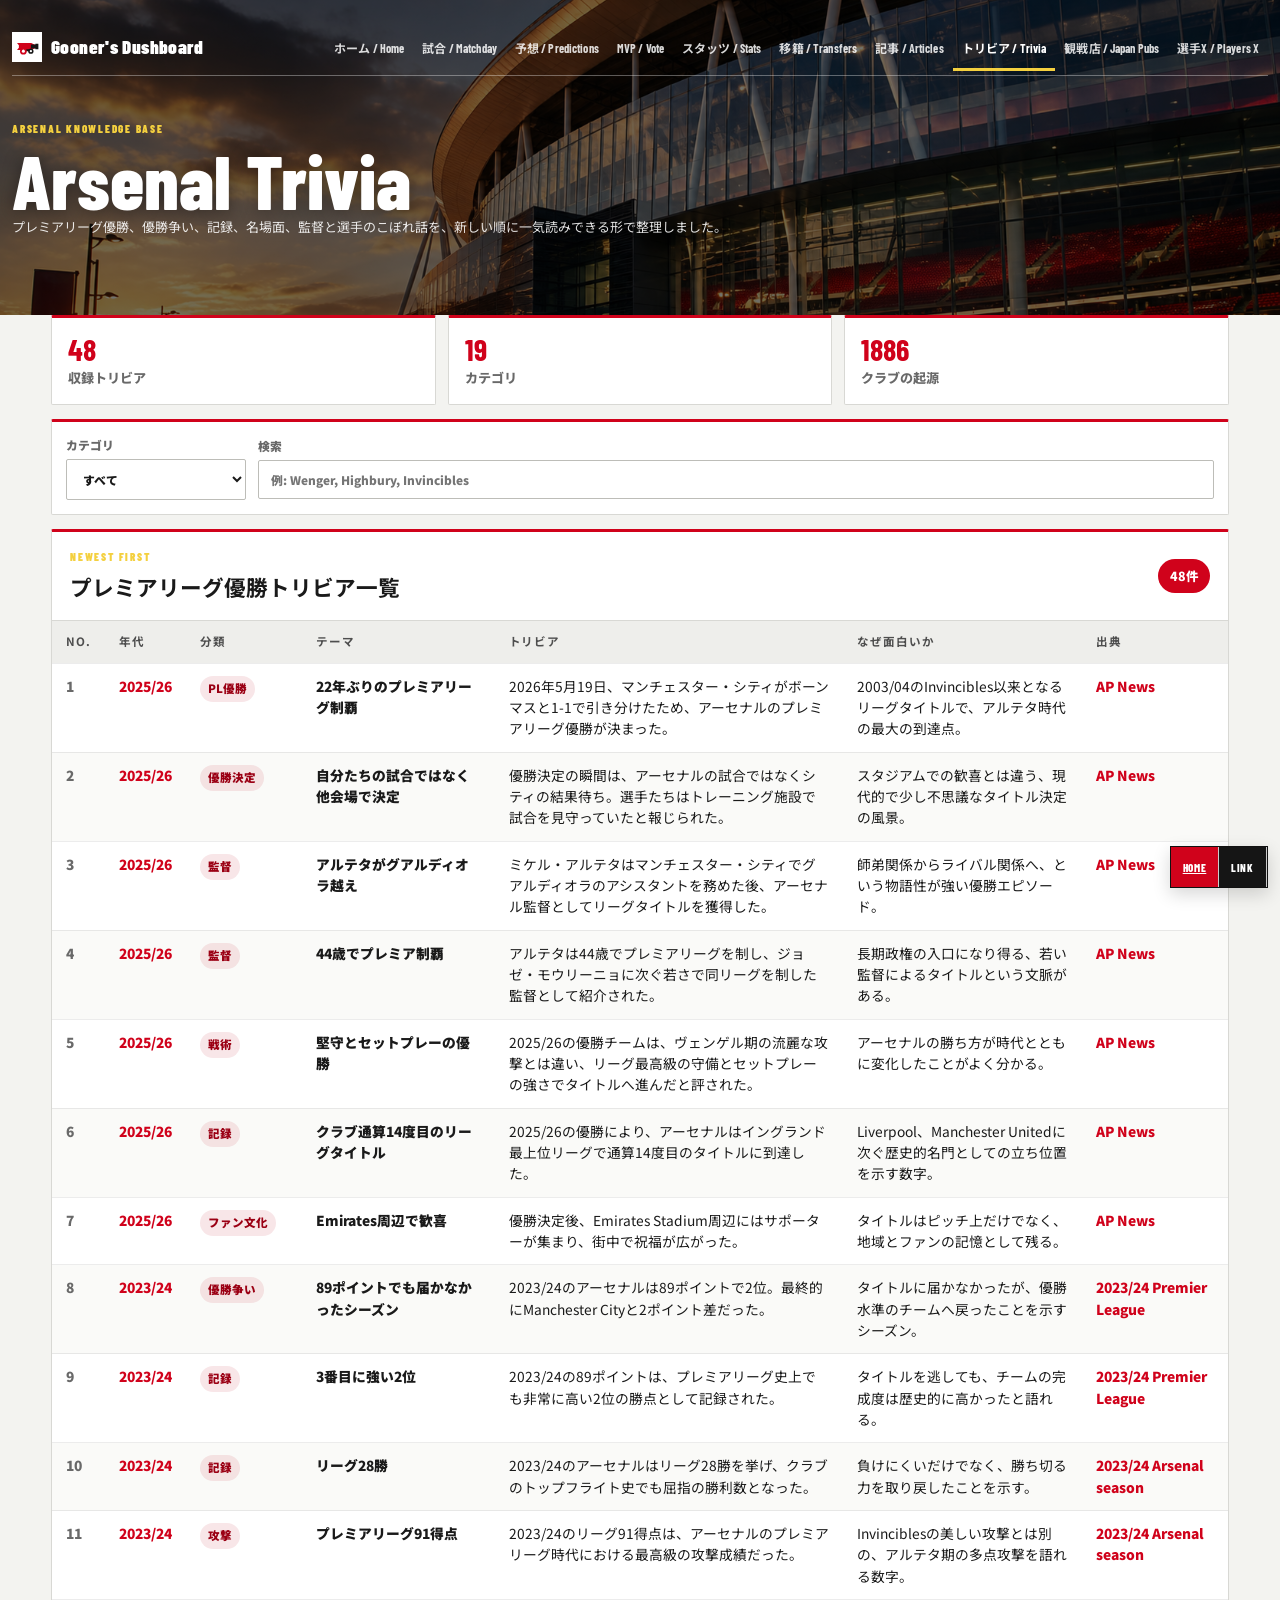
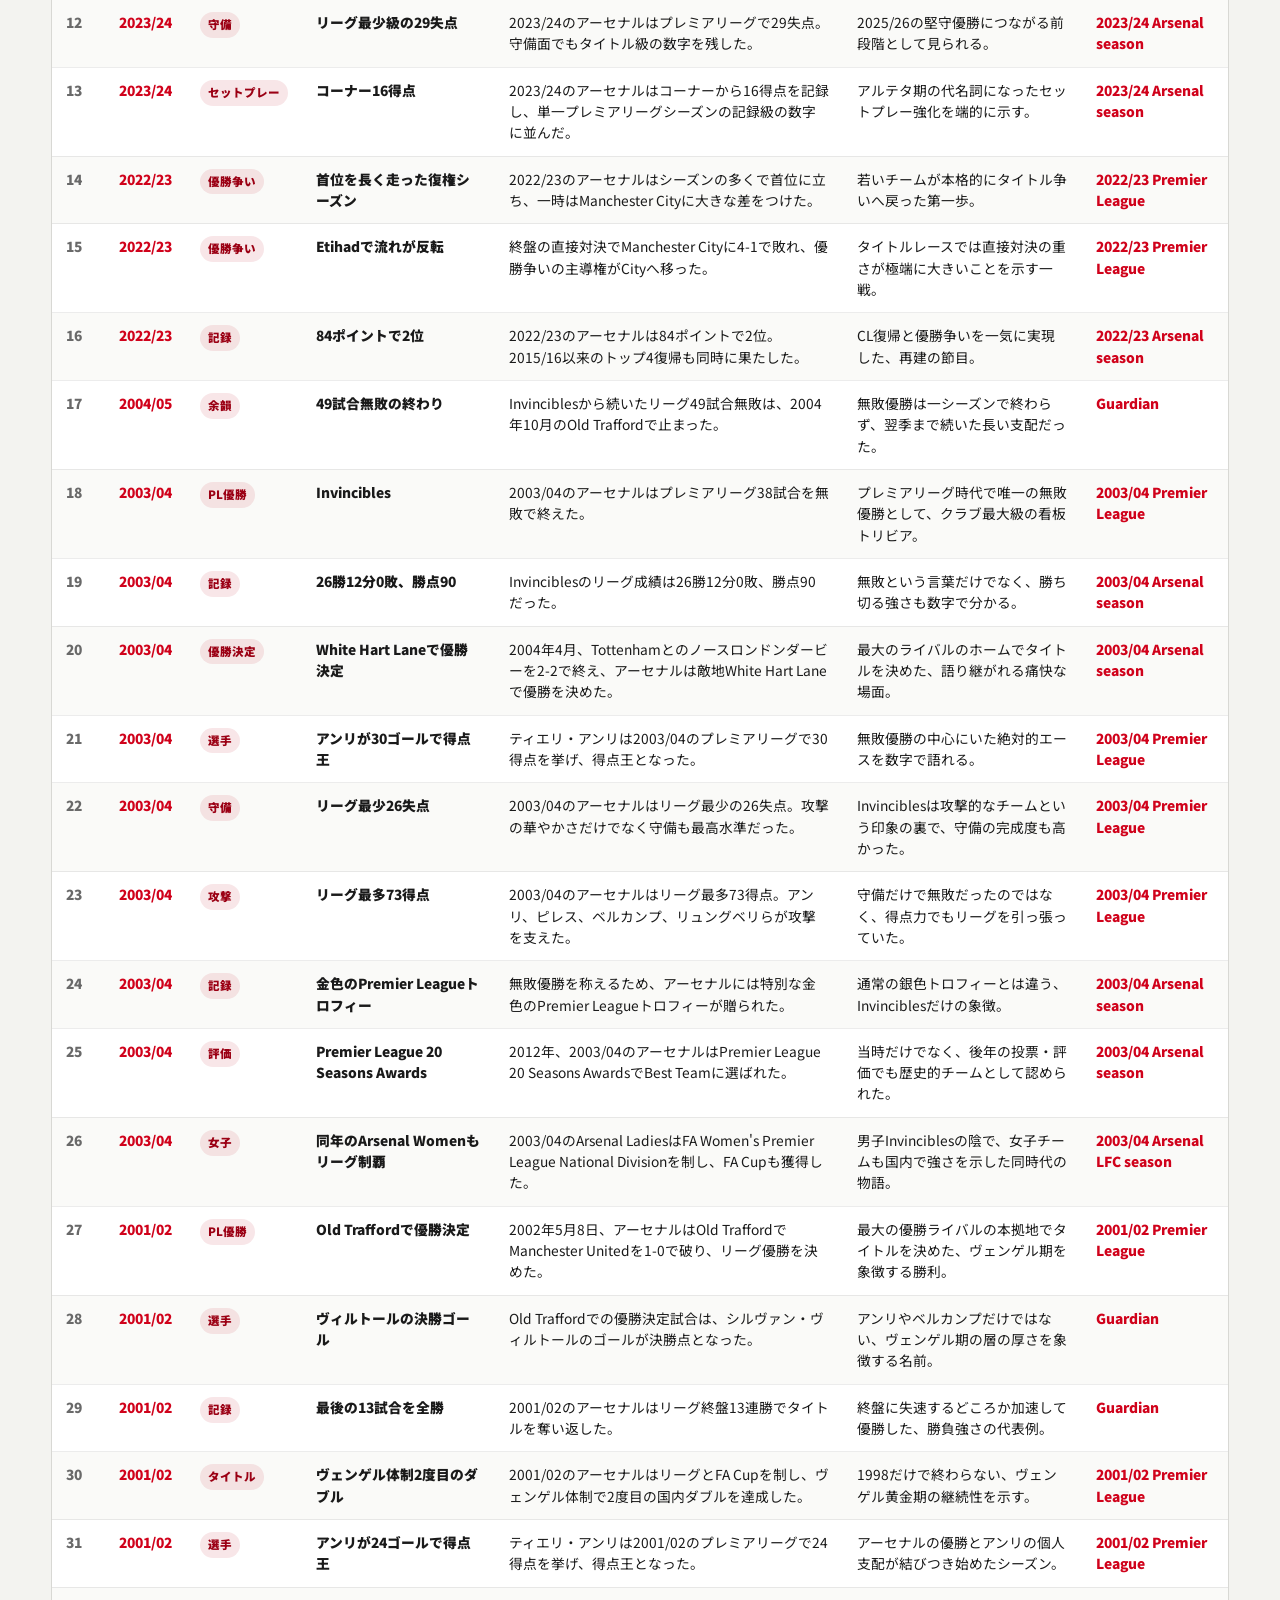
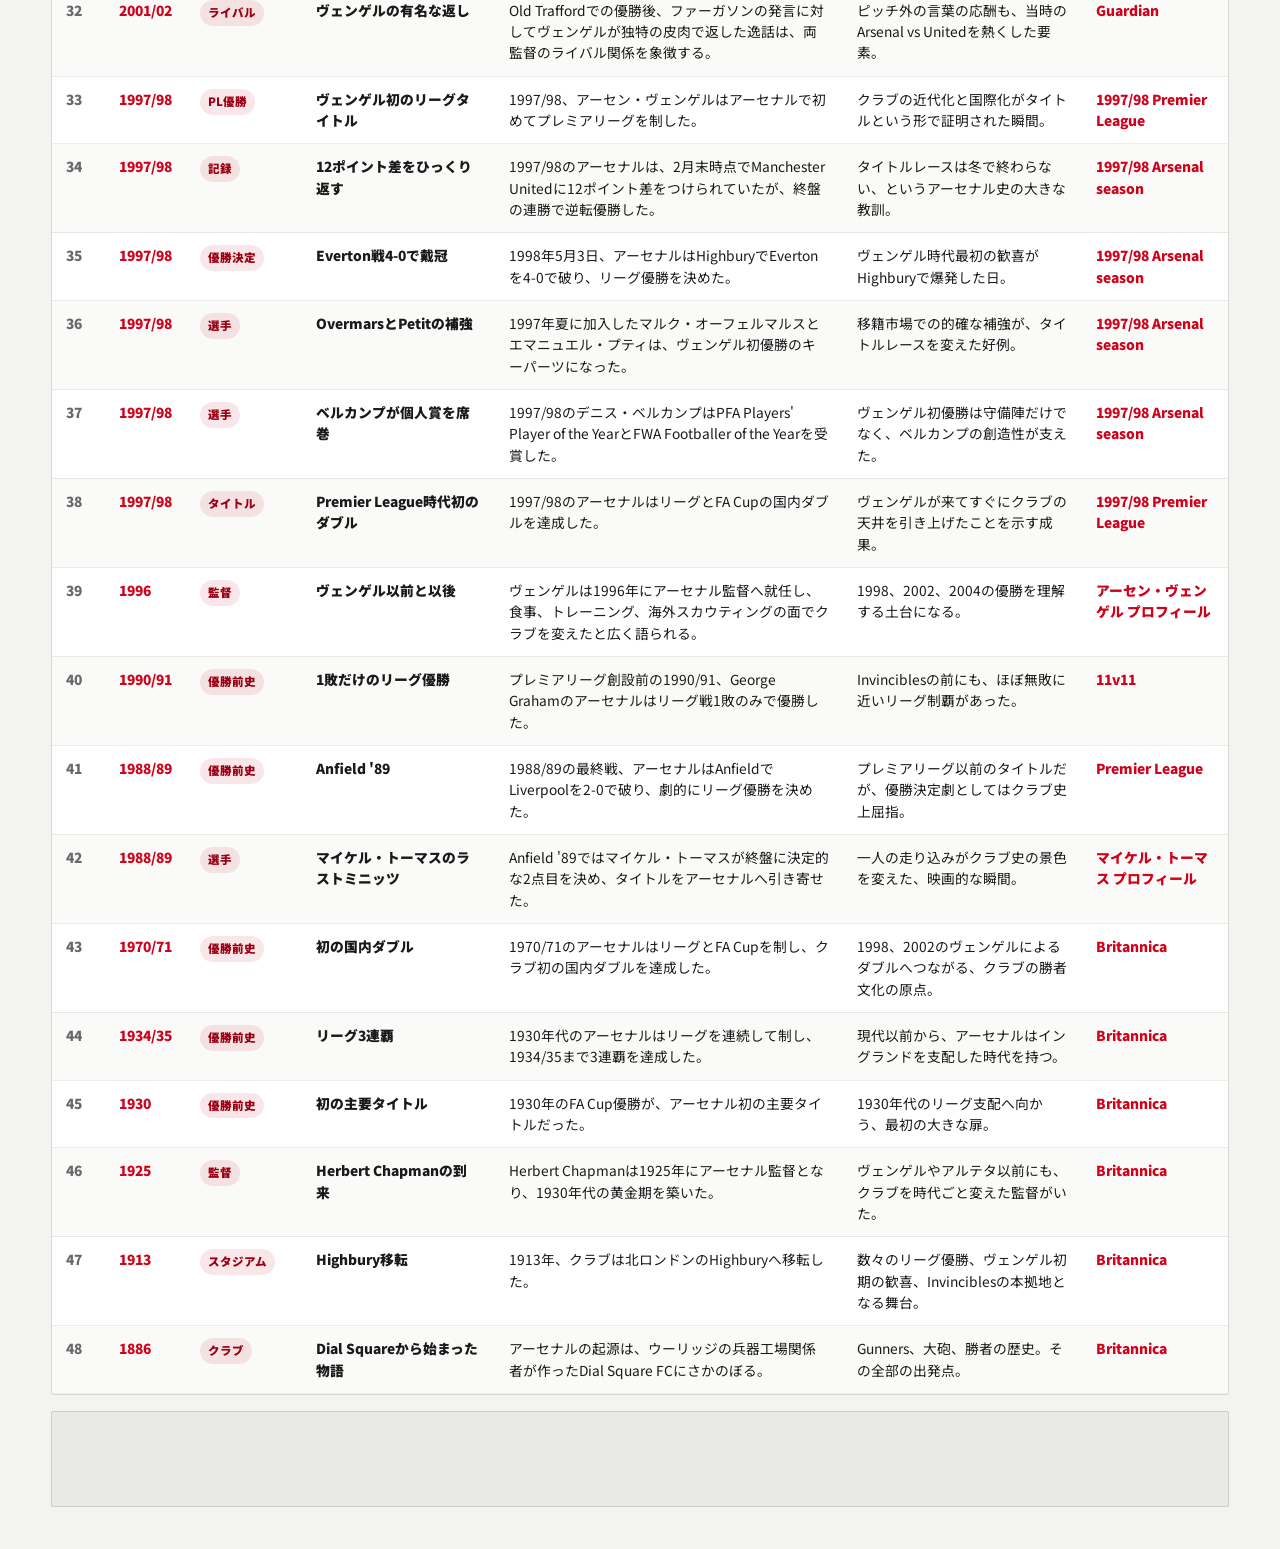
<file: arsenal-trivia.html>
<!DOCTYPE html>
<html lang="ja">
<head>
  <meta charset="UTF-8">
  <meta name="viewport" content="width=device-width, initial-scale=1.0">
  <title>Arsenal Trivia | Gooner's Dushboard</title>
  <meta name="description" content="アーセナルのプレミアリーグ優勝、優勝争い、記録、選手、監督、スタジアムのエピソードを新しい順に整理したトリビア一覧。">
  <meta name="robots" content="index, follow">
  <meta property="og:title" content="Arsenal Trivia">
  <meta property="og:description" content="アーセナルのプレミアリーグ優勝と優勝争いを中心に、新しい順で読める日本語トリビアページ。">
  <meta property="og:type" content="website">
  <meta property="og:image" content="assets/gooner-dashboard-bg.png">
  <link rel="stylesheet" href="arsenal-trivia.css">
  <link rel="stylesheet" href="arsenal-theme.css">
  <script src="site-tools.js" defer></script>
  <script src="analytics-config.js"></script>
  <script src="analytics.js" defer></script>
</head>
<body>
  <header class="page-hero">
    <nav class="topbar" aria-label="Main navigation">
      <a class="brand" href="arsenal.html"><span class="brand-mark">A</span><span>Gooner's Dushboard</span></a>
      <div class="nav-links">
        <a href="arsenal.html">ホーム / Home</a><a href="arsenal-matchday.html">試合 / Matchday</a><a href="arsenal-predictions.html">予想 / Predictions</a><a href="arsenal-mvp.html">MVP / Vote</a><a href="arsenal-stats.html">スタッツ / Stats</a><a href="arsenal-transfer.html">移籍 / Transfers</a><a href="arsenal-articles.html">記事 / Articles</a><a href="arsenal-trivia.html">トリビア / Trivia</a><a href="arsenal-pubs.html">観戦店 / Japan Pubs</a><a href="arsenal-x.html">選手X / Players X</a>
      </div>
    </nav>
    <section class="hero-copy">
      <p class="eyebrow">Arsenal Knowledge Base</p>
      <h1>Arsenal Trivia</h1>
      <p>プレミアリーグ優勝、優勝争い、記録、名場面、監督と選手のこぼれ話を、新しい順に一気読みできる形で整理しました。</p>
    </section>
  </header>

  <main>
    <section class="summary-strip" aria-label="Trivia summary">
      <article>
        <strong id="totalCount">--</strong>
        <span>収録トリビア</span>
      </article>
      <article>
        <strong id="categoryCount">--</strong>
        <span>カテゴリ</span>
      </article>
      <article>
        <strong>1886</strong>
        <span>クラブの起源</span>
      </article>
    </section>

    <section class="controls" aria-label="Trivia filters">
      <label>
        <span>カテゴリ</span>
        <select id="categoryFilter">
          <option value="all">すべて</option>
        </select>
      </label>
      <label class="search-box">
        <span>検索</span>
        <input id="triviaSearch" type="search" placeholder="例: Wenger, Highbury, Invincibles">
      </label>
    </section>

    <section class="table-card" aria-label="Arsenal trivia table">
      <div class="table-header">
        <div>
          <p class="eyebrow">Newest First</p>
          <h2>プレミアリーグ優勝トリビア一覧</h2>
        </div>
        <span id="visibleCount" class="count-chip">--件</span>
      </div>
      <div class="table-wrap">
        <table>
          <thead>
            <tr>
              <th>No.</th>
              <th>年代</th>
              <th>分類</th>
              <th>テーマ</th>
              <th>トリビア</th>
              <th>なぜ面白いか</th>
              <th>出典</th>
            </tr>
          </thead>
          <tbody id="triviaTable"></tbody>
        </table>
      </div>
      <p id="emptyState" class="empty-state" hidden>条件に合うトリビアが見つかりませんでした。</p>
    </section>

    <section class="ad-slot" data-ad-slot="trivia-bottom" aria-label="Advertisement"></section>
  </main>

  <script src="ads-config.js"></script>
  <script src="ads.js"></script>
  <script src="arsenal-trivia.js"></script>
</body>
</html>
</file>
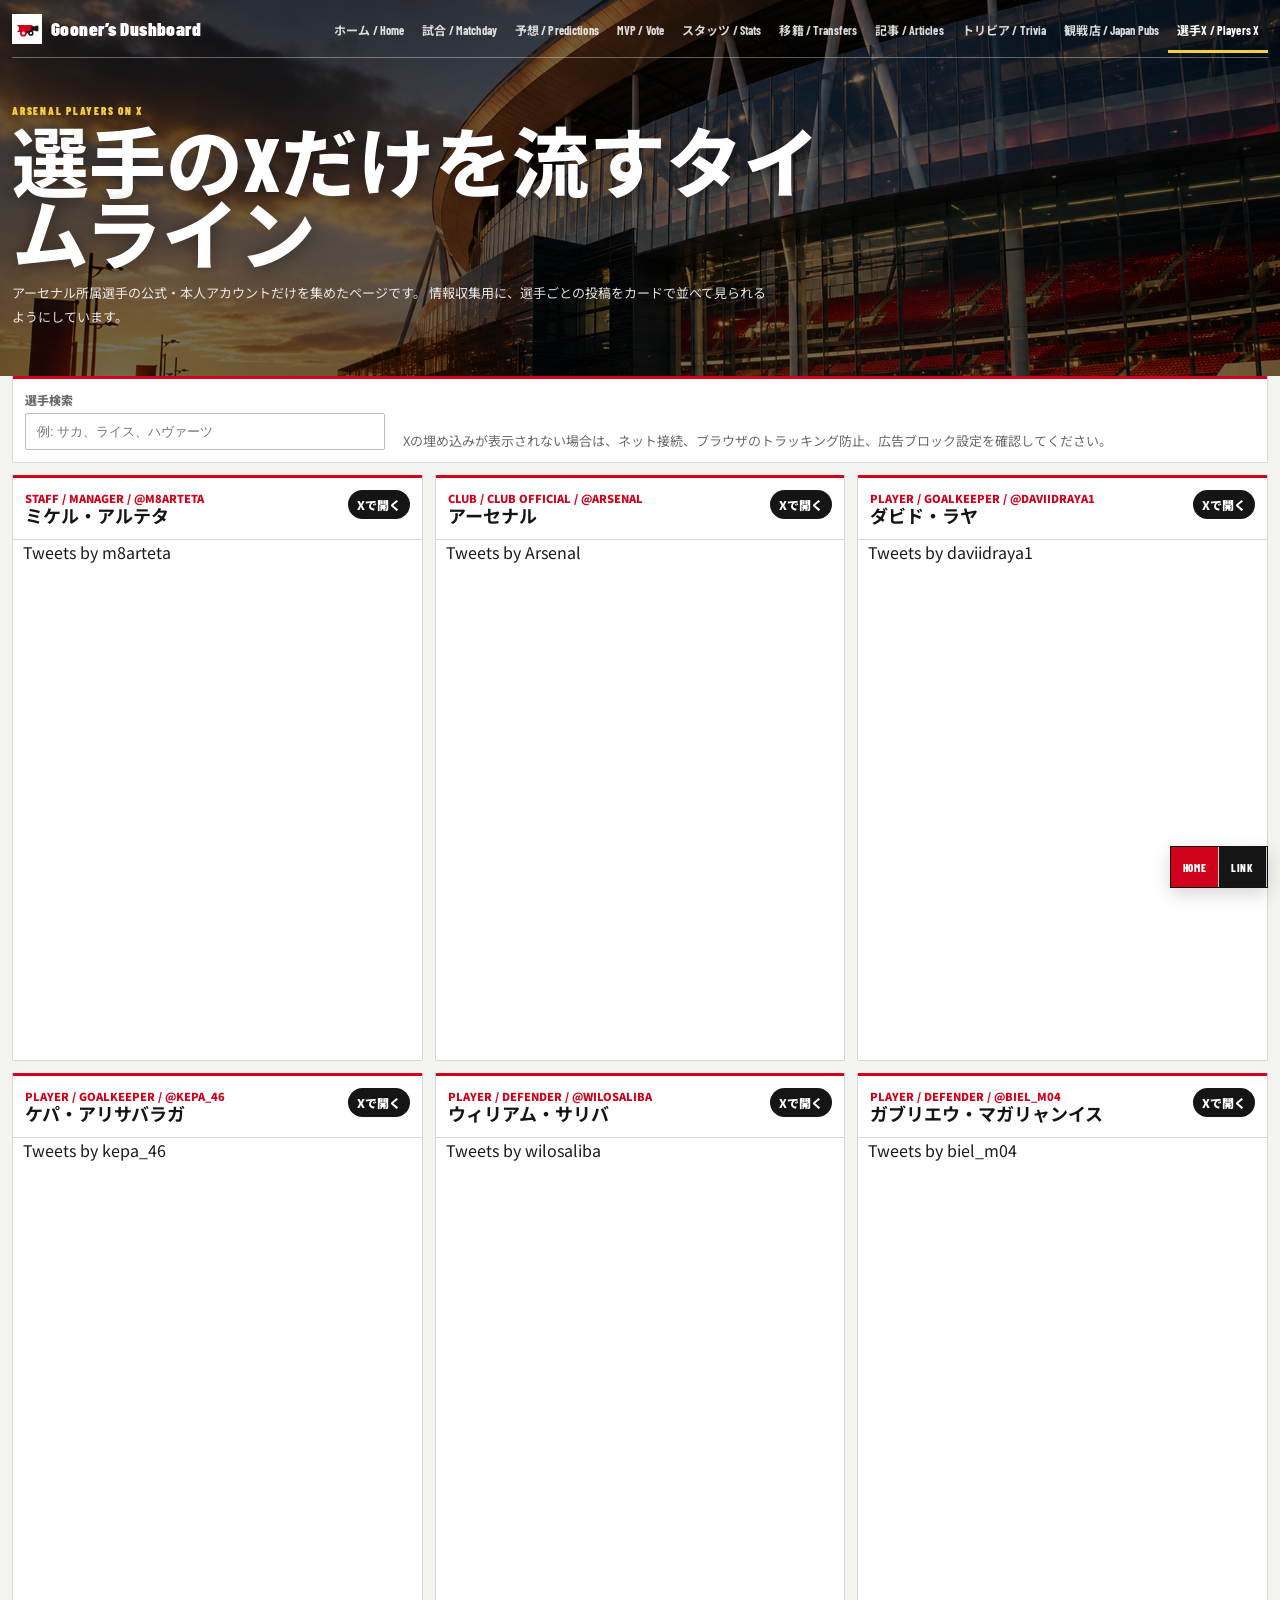
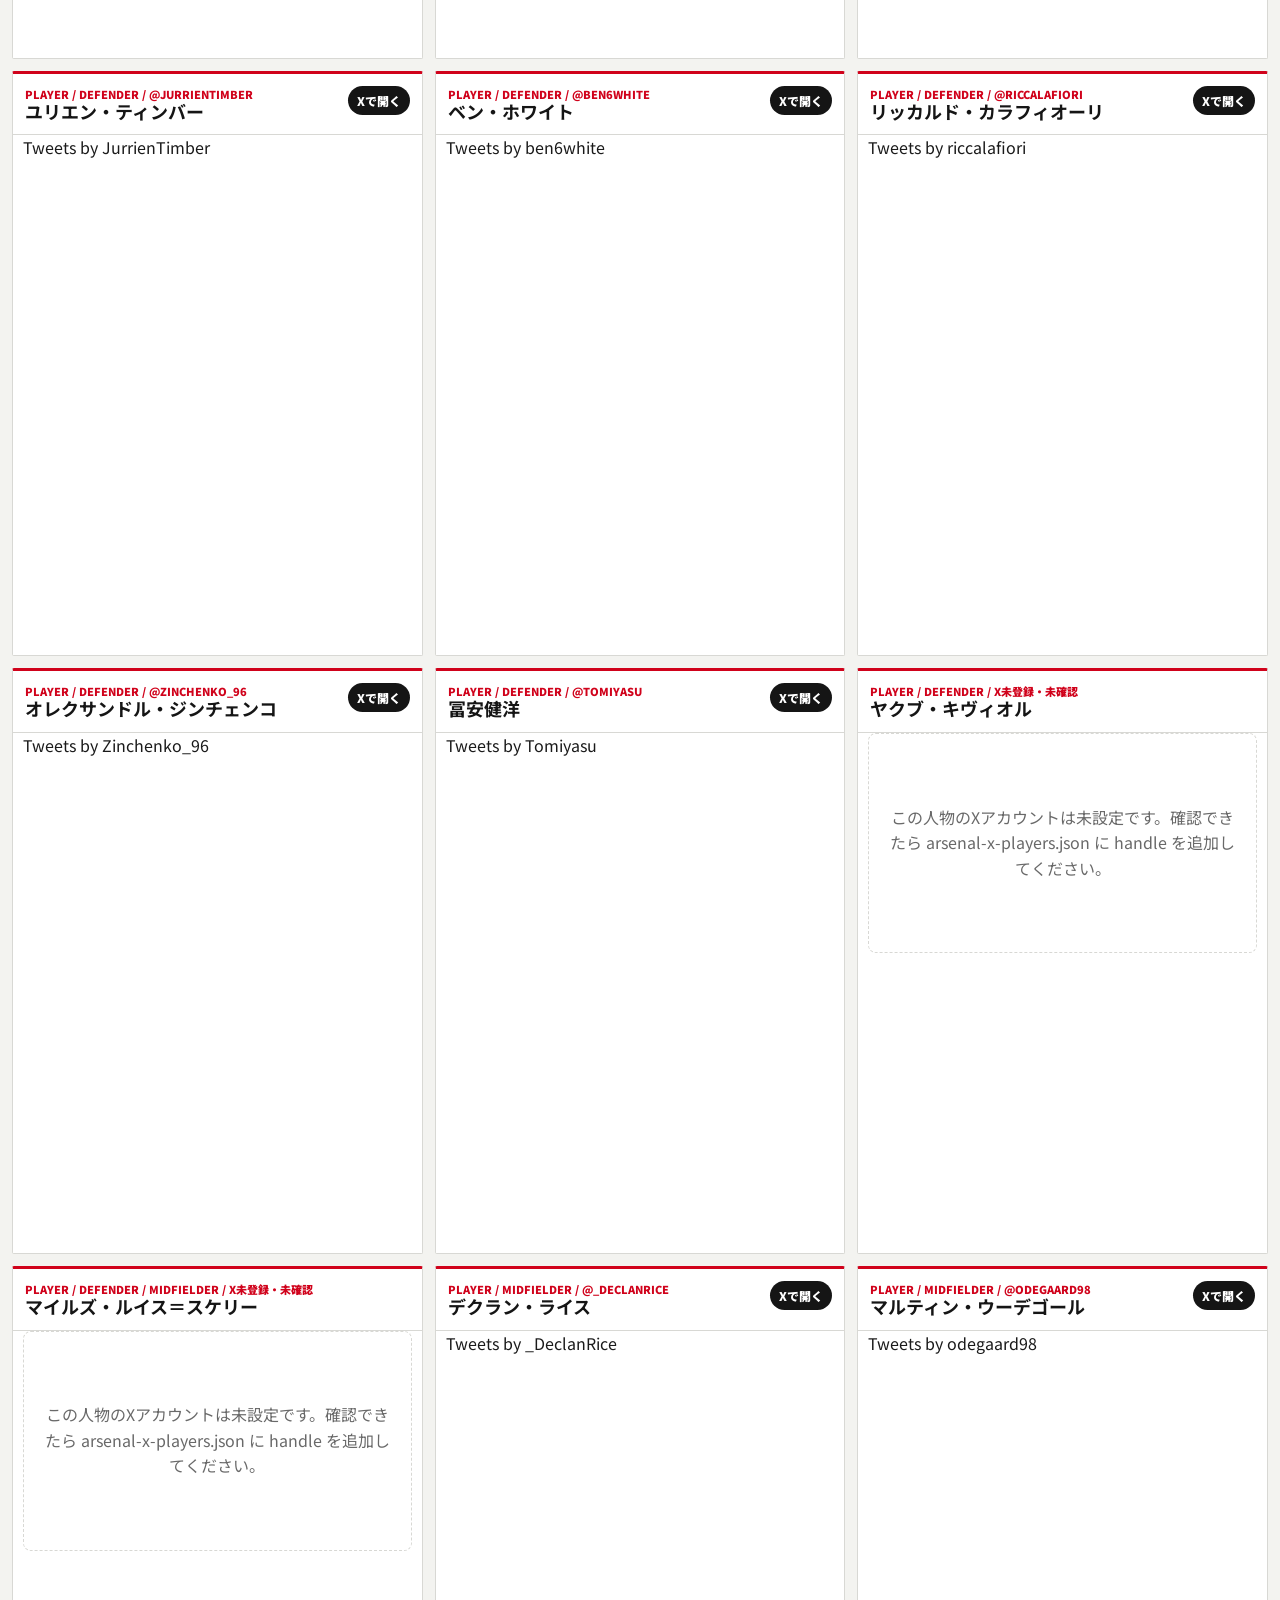
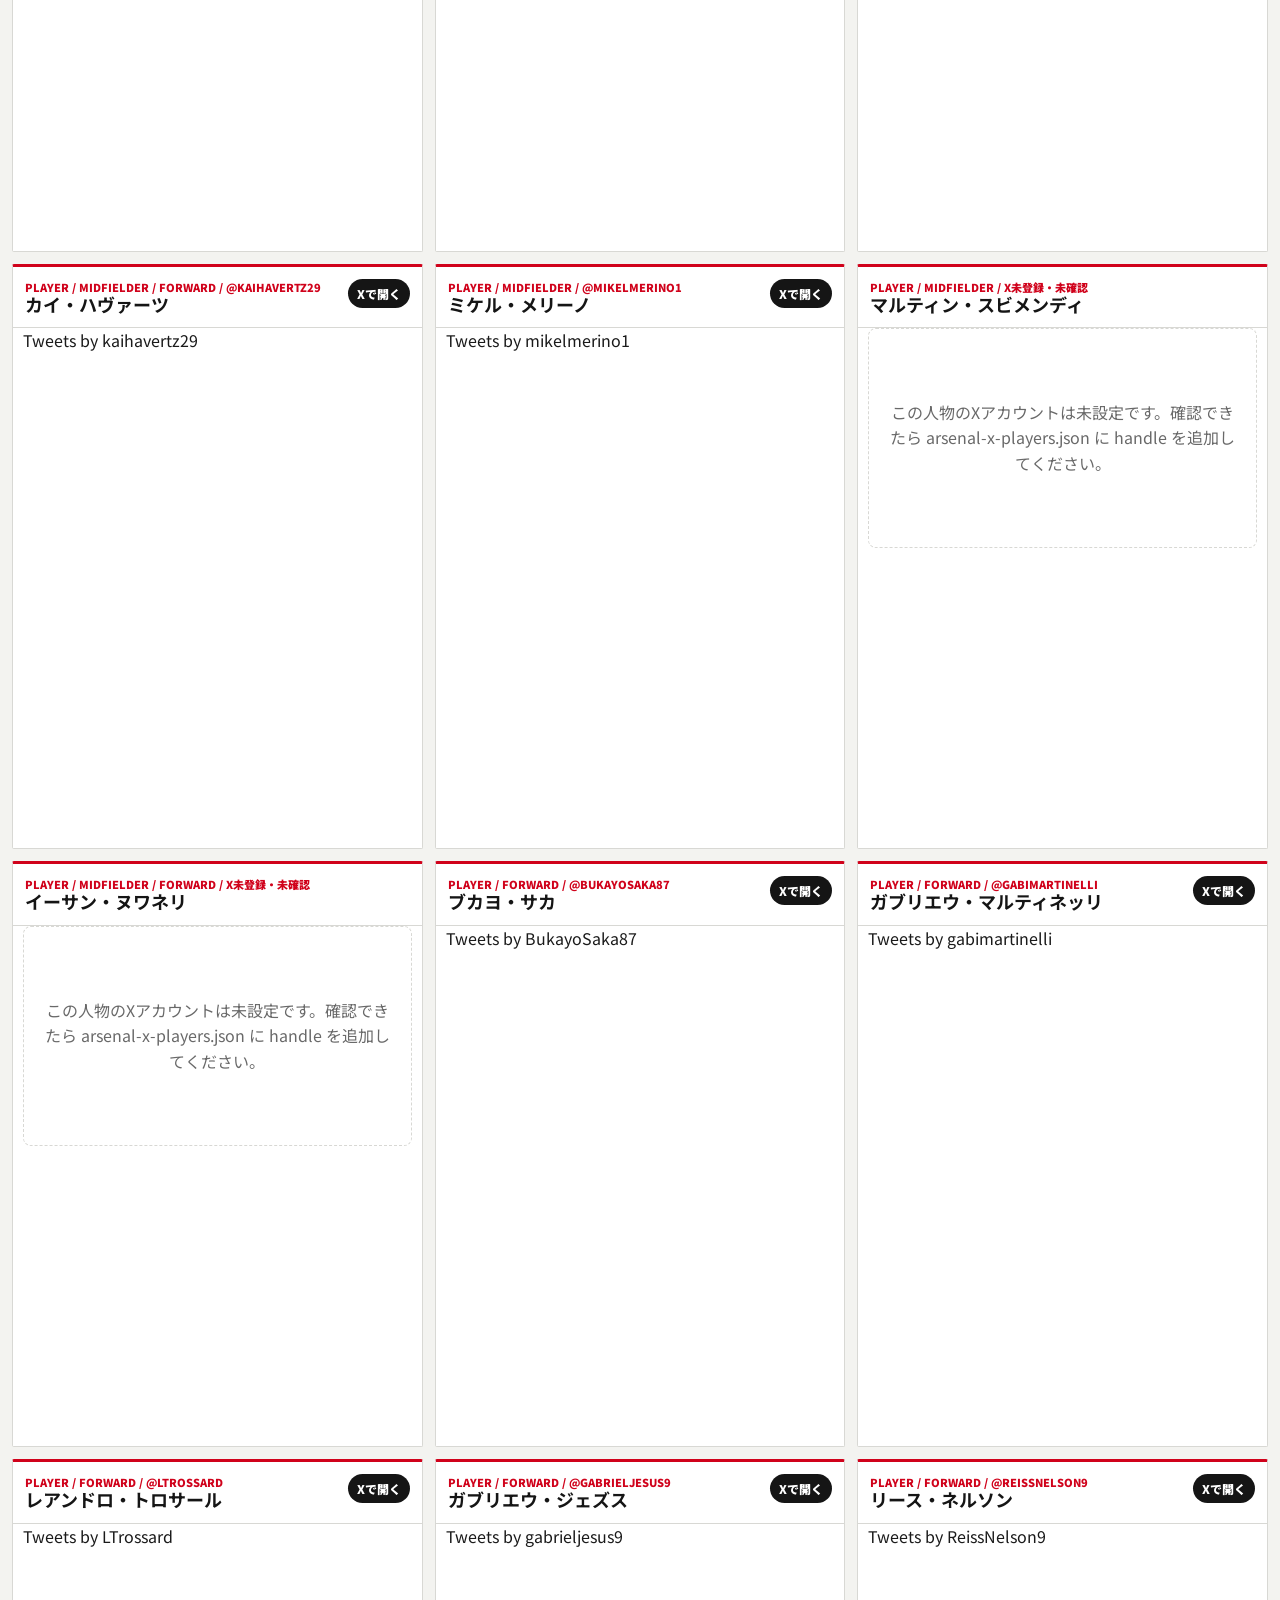
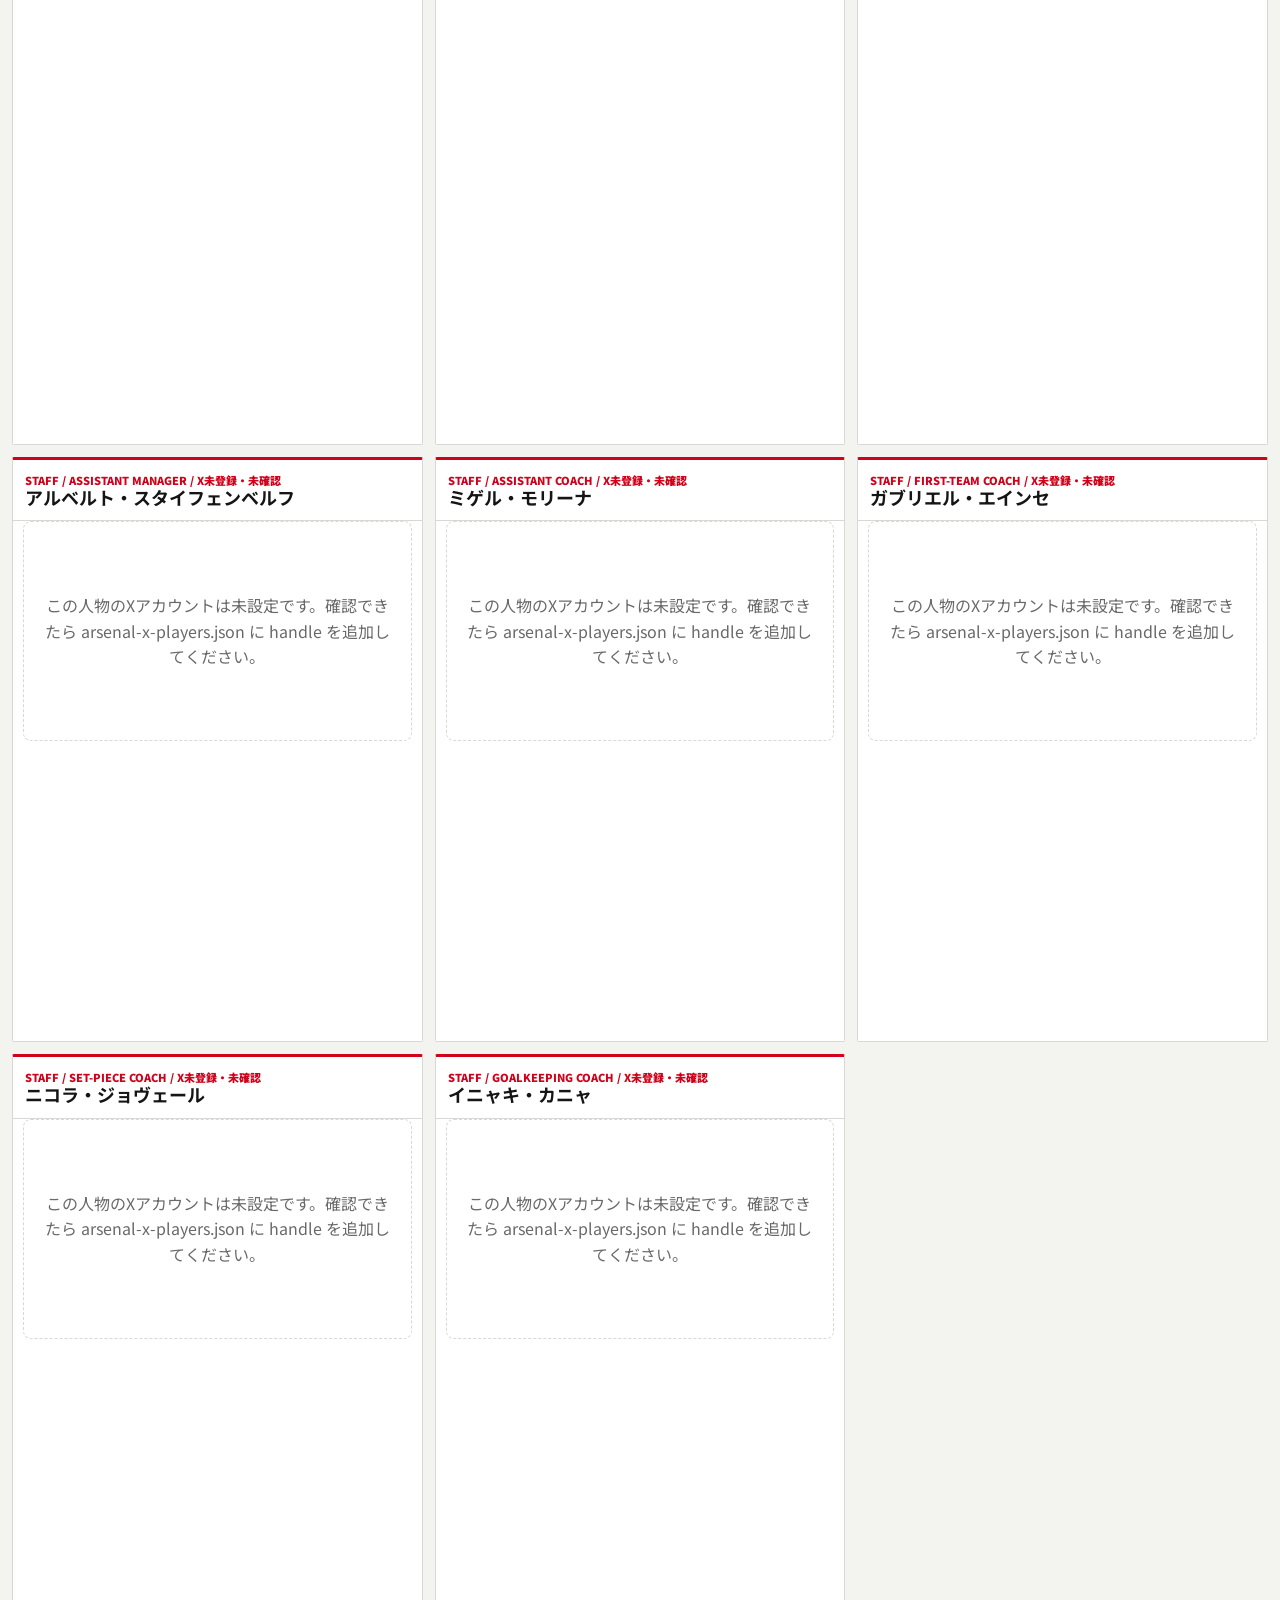
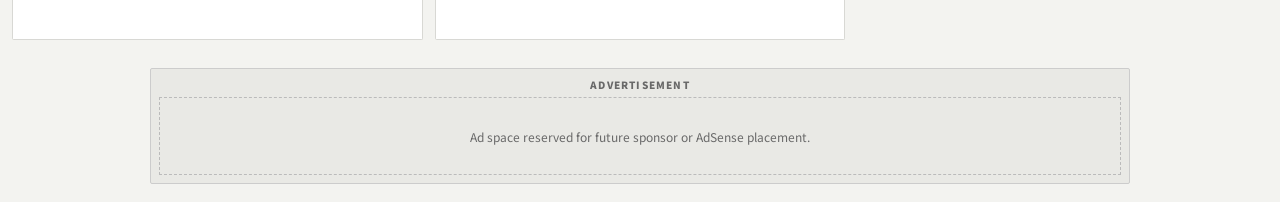
<file: arsenal-x.html>
<!DOCTYPE html>
<html lang="ja">
<head>
  <meta charset="UTF-8">
  <meta name="viewport" content="width=device-width, initial-scale=1.0">
  <title>Arsenal Players X Timeline</title>
  <meta name="description" content="アーセナル選手、ミケル・アルテタ監督、スタッフ、クラブ公式Xをまとめたファンメイドページ。">
  <meta name="robots" content="index, follow">
  <meta property="og:title" content="Arsenal Players X Timeline">
  <meta property="og:description" content="アーセナル選手、ミケル・アルテタ監督、スタッフ、クラブ公式Xを一つのページで確認できます。">
  <meta property="og:type" content="website">
  <meta property="og:image" content="assets/gooner-dashboard-bg.png">
  <link rel="stylesheet" href="arsenal-x.css">
  <link rel="stylesheet" href="arsenal-theme.css">
  <script src="site-tools.js" defer></script>
  <script src="analytics-config.js"></script>
  <script src="analytics.js" defer></script>
</head>
<body>
  <header class="page-hero">
    <nav class="topbar" aria-label="ページナビゲーション">
      <a class="brand" href="arsenal.html">
        <span class="brand-mark">A</span>
        <span>Gooner’s Dushboard</span>
      </a>
      <div class="nav-actions">
        <a class="back-link" href="arsenal.html">ホーム / Home</a><a class="back-link" href="arsenal-matchday.html">試合 / Matchday</a><a class="back-link" href="arsenal-predictions.html">予想 / Predictions</a><a class="back-link" href="arsenal-mvp.html">MVP / Vote</a><a class="back-link" href="arsenal-stats.html">スタッツ / Stats</a><a class="back-link" href="arsenal-transfer.html">移籍 / Transfers</a><a class="back-link" href="arsenal-articles.html">記事 / Articles</a><a class="back-link" href="arsenal-trivia.html">トリビア / Trivia</a><a class="back-link" href="arsenal-pubs.html">観戦店 / Japan Pubs</a><a class="back-link" href="arsenal-x.html">選手X / Players X</a>
      </div>
    </nav>

    <section class="hero-copy">
      <p class="eyebrow">Arsenal Players on X</p>
      <h1>選手のXだけを流すタイムライン</h1>
      <p>
        アーセナル所属選手の公式・本人アカウントだけを集めたページです。
        情報収集用に、選手ごとの投稿をカードで並べて見られるようにしています。
      </p>
    </section>
  </header>

  <main>
    <section class="controls" aria-label="表示コントロール">
      <label class="search-box">
        <span>選手検索</span>
        <input id="playerSearch" type="search" placeholder="例: サカ、ライス、ハヴァーツ">
      </label>
      <p class="note">
        Xの埋め込みが表示されない場合は、ネット接続、ブラウザのトラッキング防止、広告ブロック設定を確認してください。
      </p>
    </section>

    <section class="timeline-grid" id="timelineGrid" aria-label="選手Xタイムライン"></section>
  </main>

  <aside class="ad-slot ad-slot-bottom" data-ad-slot="timeline-bottom">
    <span>Advertisement</span>
    <div class="ad-placeholder">Ad space reserved for future sponsor or AdSense placement.</div>
  </aside>

  <template id="timelineTemplate">
    <article class="timeline-card">
      <div class="card-head">
        <div>
          <p class="position"></p>
          <h2></h2>
        </div>
        <a class="x-link" target="_blank" rel="noopener noreferrer">Xで開く</a>
      </div>
      <div class="timeline-frame"></div>
    </article>
  </template>

  <script src="ads-config.js"></script>
  <script src="ads.js"></script>
  <script src="arsenal-x.js"></script>
</body>
</html>
</file>
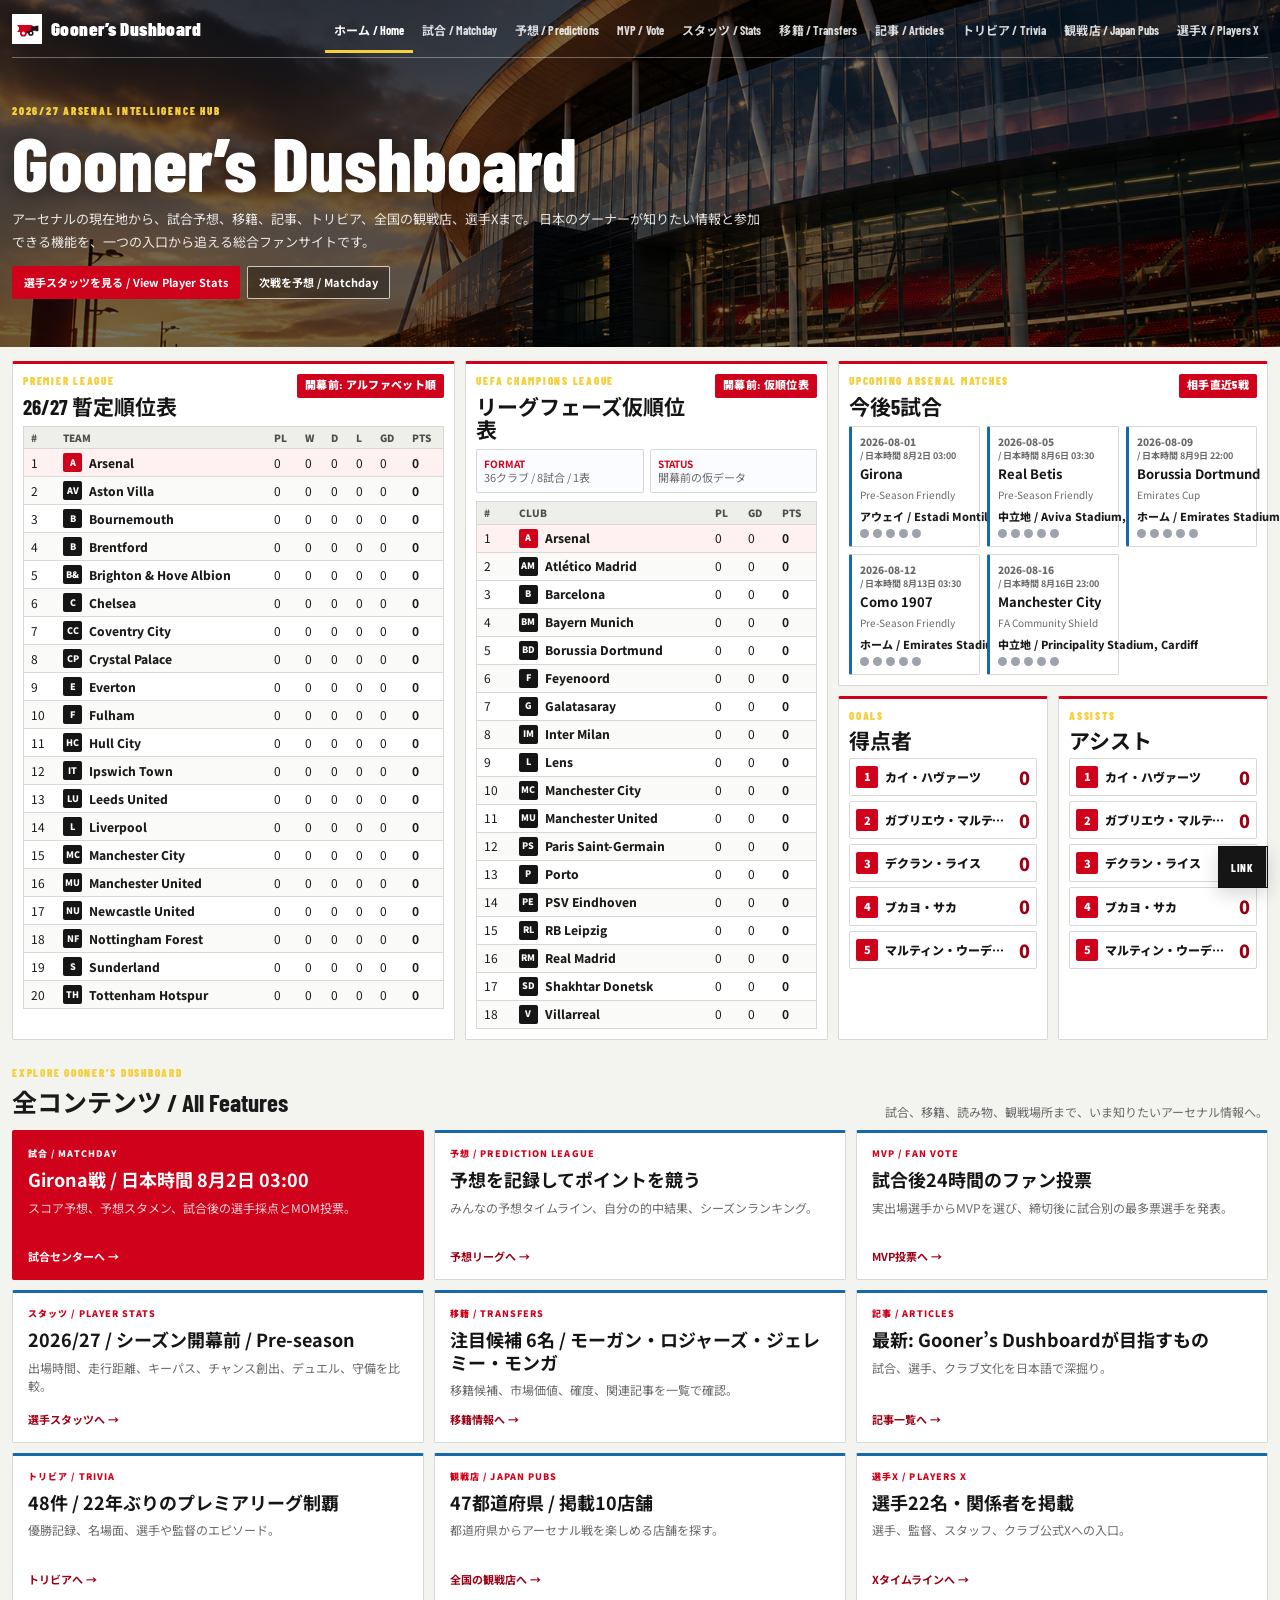
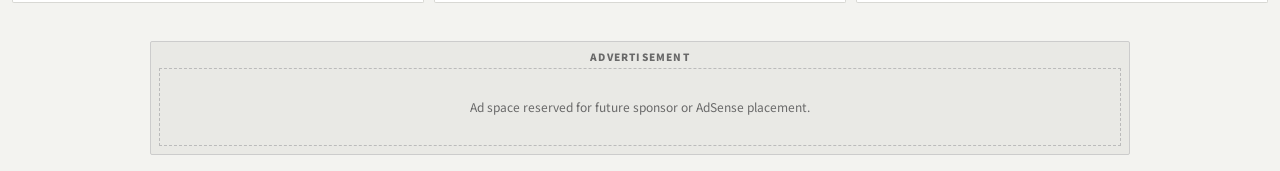
<file: arsenal.html>
<!DOCTYPE html>
<html lang="ja">
<head>
  <meta charset="UTF-8">
  <meta name="viewport" content="width=device-width, initial-scale=1.0">
  <title>Gooner’s Dushboard</title>
  <meta name="description" content="Gooner’s Dushboard is a fan-made Arsenal dashboard covering Premier League standings, UEFA Champions League status, upcoming fixtures, scorers, assists, and player X timelines.">
  <meta name="robots" content="index, follow">
  <meta property="og:title" content="Gooner’s Dushboard">
  <meta property="og:description" content="A fan-made Arsenal information hub for standings, Champions League, fixtures, scorers, assists, and player X timelines.">
  <meta property="og:type" content="website">
  <meta property="og:image" content="assets/gooner-dashboard-bg.png">
  <link rel="stylesheet" href="arsenal.css">
  <link rel="stylesheet" href="arsenal-theme.css">
  <script src="site-tools.js" defer></script>
  <script type="application/ld+json">
    {
      "@context": "https://schema.org",
      "@type": "WebSite",
      "name": "Gooner’s Dushboard",
      "description": "A fan-made Arsenal information hub for standings, Champions League, fixtures, scorers, assists, and player X timelines.",
      "inLanguage": "ja"
    }
  </script>
  <script src="analytics-config.js"></script>
  <script src="analytics.js" defer></script>
</head>
<body>
  <header class="site-header">
    <nav class="topbar" aria-label="メインナビゲーション">
      <a class="brand" href="#top">
        <span class="brand-mark">A</span>
        <span>Gooner’s Dushboard</span>
      </a>
      <div class="nav-links">
        <a href="arsenal.html">ホーム / Home</a>
        <a href="arsenal-matchday.html">試合 / Matchday</a><a href="arsenal-predictions.html">予想 / Predictions</a><a href="arsenal-mvp.html">MVP / Vote</a><a href="arsenal-stats.html">スタッツ / Stats</a>
        <a href="arsenal-transfer.html">移籍 / Transfers</a>
        <a href="arsenal-articles.html">記事 / Articles</a>
        <a href="arsenal-trivia.html">トリビア / Trivia</a>
        <a href="arsenal-pubs.html">観戦店 / Japan Pubs</a>
        <a href="arsenal-x.html">選手X / Players X</a>
      </div>
    </nav>

    <section class="hero" id="top">
      <p class="eyebrow">2026/27 Arsenal Intelligence Hub</p>
      <h1>Gooner’s Dushboard</h1>
      <p class="lead">
        アーセナルの現在地から、試合予想、移籍、記事、トリビア、全国の観戦店、選手Xまで。
        日本のグーナーが知りたい情報と参加できる機能を、一つの入口から追える総合ファンサイトです。
      </p>
      <div class="hero-actions">
        <a class="hero-primary" href="arsenal-stats.html">選手スタッツを見る / View Player Stats</a>
        <a href="arsenal-matchday.html">次戦を予想 / Matchday</a>
      </div>
    </section>
  </header>

  <main class="dashboard-grid" aria-label="アーセナル主要ダッシュボード">
    <article class="panel table-panel" id="premier-league">
      <div class="panel-header">
        <div>
          <p class="eyebrow">Premier League</p>
          <h2>26/27 暫定順位表</h2>
        </div>
        <span class="panel-chip" id="plMode">開幕前: A-Z</span>
      </div>
      <div class="table-wrap">
        <table>
          <thead>
            <tr>
              <th>#</th>
              <th>Team</th>
              <th>Pl</th>
              <th>W</th>
              <th>D</th>
              <th>L</th>
              <th>GD</th>
              <th>Pts</th>
            </tr>
          </thead>
          <tbody id="premierLeagueTable"></tbody>
        </table>
      </div>
    </article>

    <article class="panel table-panel" id="champions-league">
      <div class="panel-header">
        <div>
          <p class="eyebrow">UEFA Champions League</p>
          <h2>リーグフェーズ仮順位表</h2>
        </div>
        <span class="panel-chip" id="uclMode">仮置き</span>
      </div>
      <div class="ucl-summary">
        <div>
          <strong>Format</strong>
          <span>36クラブ / 8試合 / 1表</span>
        </div>
        <div>
          <strong>Status</strong>
          <span>開幕前の仮データ</span>
        </div>
      </div>
      <div class="table-wrap compact-table">
        <table>
          <thead>
            <tr>
              <th>#</th>
              <th>Club</th>
              <th>Pl</th>
              <th>GD</th>
              <th>Pts</th>
            </tr>
          </thead>
          <tbody id="championsLeagueTable"></tbody>
        </table>
      </div>
    </article>

    <section class="right-column">
      <article class="panel fixtures-panel" id="fixtures">
        <div class="panel-header">
          <div>
            <p class="eyebrow">Upcoming Arsenal Matches</p>
            <h2>今後5試合</h2>
          </div>
          <span class="panel-chip">相手直近5戦</span>
        </div>
        <div class="fixture-list" id="fixtureList"></div>
      </article>

      <section class="rankings-grid" id="rankings">
        <article class="panel ranking-panel">
          <div class="panel-header tight">
            <div>
              <p class="eyebrow">Goals</p>
              <h2>得点者</h2>
            </div>
          </div>
          <ol class="ranking-list" id="scorerList"></ol>
        </article>

        <article class="panel ranking-panel">
          <div class="panel-header tight">
            <div>
              <p class="eyebrow">Assists</p>
              <h2>アシスト</h2>
            </div>
          </div>
          <ol class="ranking-list" id="assistList"></ol>
        </article>
      </section>
    </section>
  </main>

  <section class="content-hub" aria-labelledby="contentHubTitle">
    <div class="hub-heading">
      <div><p class="eyebrow">Explore Gooner’s Dushboard</p><h2 id="contentHubTitle">全コンテンツ / All Features</h2></div>
      <p>試合、移籍、読み物、観戦場所まで、いま知りたいアーセナル情報へ。</p>
    </div>
    <div class="hub-grid">
      <a class="hub-card hub-card-primary" href="arsenal-matchday.html"><span>試合 / MATCHDAY</span><strong id="hubNextMatch">次戦を読み込み中...</strong><p>スコア予想、予想スタメン、試合後の選手採点とMOM投票。</p><b>試合センターへ →</b></a>
      <a class="hub-card" href="arsenal-predictions.html"><span>予想 / PREDICTION LEAGUE</span><strong>予想を記録してポイントを競う</strong><p>みんなの予想タイムライン、自分の的中結果、シーズンランキング。</p><b>予想リーグへ →</b></a>
      <a class="hub-card" href="arsenal-mvp.html"><span>MVP / FAN VOTE</span><strong>試合後24時間のファン投票</strong><p>実出場選手からMVPを選び、締切後に試合別の最多票選手を発表。</p><b>MVP投票へ →</b></a>
      <a class="hub-card" href="arsenal-stats.html"><span>スタッツ / PLAYER STATS</span><strong id="hubStats">スタッツを読み込み中...</strong><p>出場時間、走行距離、キーパス、チャンス創出、デュエル、守備を比較。</p><b>選手スタッツへ →</b></a>
      <a class="hub-card" href="arsenal-transfer.html"><span>移籍 / TRANSFERS</span><strong id="hubTransfers">移籍候補を読み込み中...</strong><p>移籍候補、市場価値、確度、関連記事を一覧で確認。</p><b>移籍情報へ →</b></a>
      <a class="hub-card" href="arsenal-articles.html"><span>記事 / ARTICLES</span><strong id="hubArticles">記事を読み込み中...</strong><p>試合、選手、クラブ文化を日本語で深掘り。</p><b>記事一覧へ →</b></a>
      <a class="hub-card" href="arsenal-trivia.html"><span>トリビア / TRIVIA</span><strong id="hubTrivia">トリビアを読み込み中...</strong><p>優勝記録、名場面、選手や監督のエピソード。</p><b>トリビアへ →</b></a>
      <a class="hub-card" href="arsenal-pubs.html"><span>観戦店 / JAPAN PUBS</span><strong id="hubPubs">観戦店を読み込み中...</strong><p>都道府県からアーセナル戦を楽しめる店舗を探す。</p><b>全国の観戦店へ →</b></a>
      <a class="hub-card" href="arsenal-x.html"><span>選手X / PLAYERS X</span><strong id="hubPlayers">選手情報を読み込み中...</strong><p>選手、監督、スタッフ、クラブ公式Xへの入口。</p><b>Xタイムラインへ →</b></a>
    </div>
  </section>

  <aside class="ad-slot ad-slot-bottom" data-ad-slot="dashboard-bottom">
    <span>Advertisement</span>
    <div class="ad-placeholder">Ad space reserved for future sponsor or AdSense placement.</div>
  </aside>

  <script src="ads-config.js"></script>
  <script src="ads.js"></script>
  <script src="arsenal.js"></script>
</body>
</html>
</file>
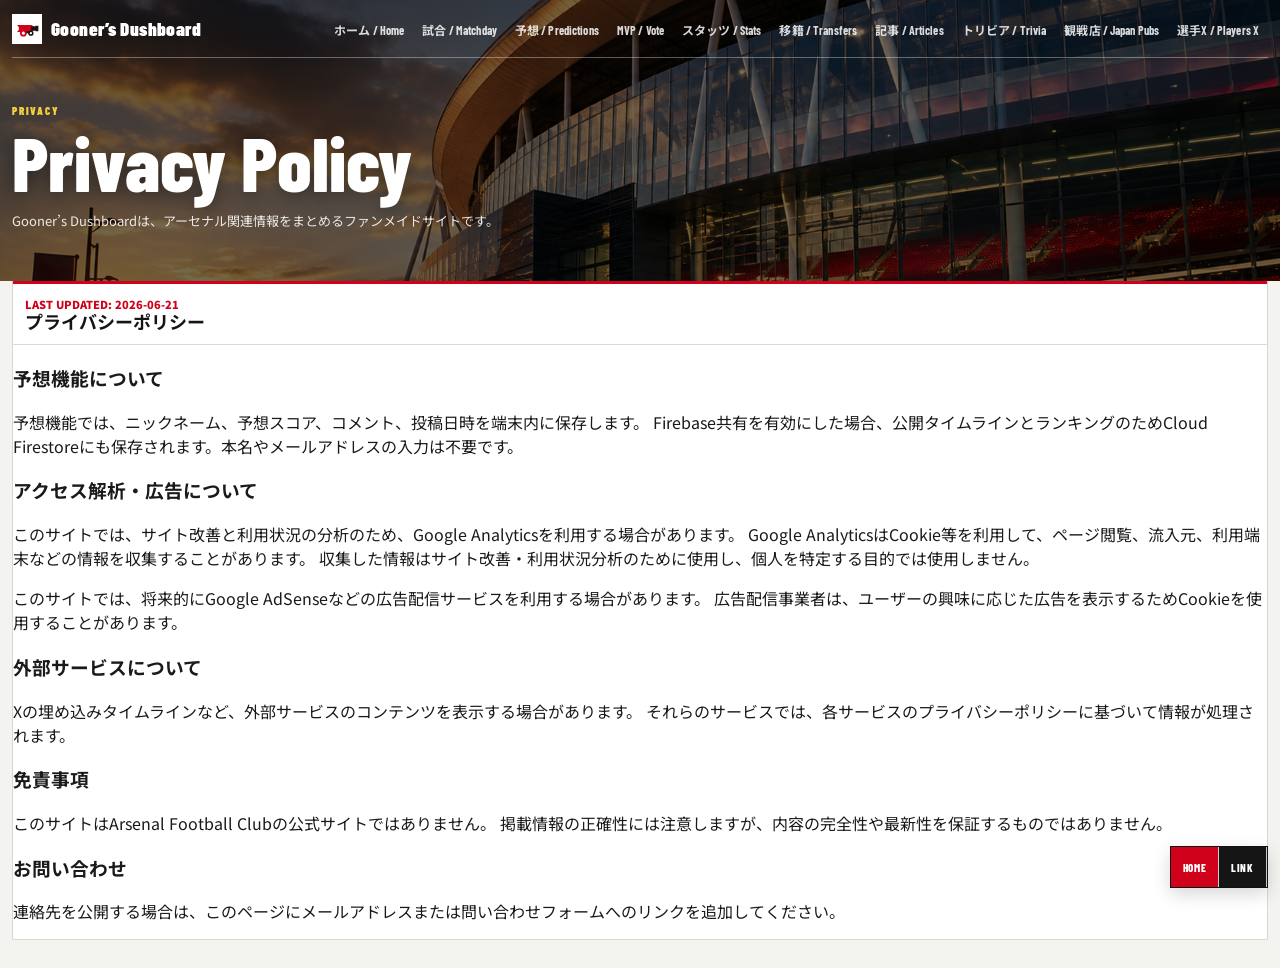
<file: privacy.html>
<!DOCTYPE html>
<html lang="ja">
<head>
  <meta charset="UTF-8">
  <meta name="viewport" content="width=device-width, initial-scale=1.0">
  <title>Privacy Policy - Gooner’s Dushboard</title>
  <meta name="description" content="Privacy policy for Gooner’s Dushboard, a fan-made Arsenal information website.">
  <link rel="stylesheet" href="arsenal-x.css">
  <link rel="stylesheet" href="arsenal-theme.css">
  <script src="site-tools.js" defer></script>
  <script src="analytics-config.js"></script>
  <script src="analytics.js" defer></script>
</head>
<body>
  <header class="page-hero">
    <nav class="topbar" aria-label="ページナビゲーション">
      <a class="brand" href="arsenal.html">
        <span class="brand-mark">A</span>
        <span>Gooner’s Dushboard</span>
      </a>
      <div class="nav-actions"><a class="back-link" href="arsenal.html">ホーム / Home</a><a class="back-link" href="arsenal-matchday.html">試合 / Matchday</a><a class="back-link" href="arsenal-predictions.html">予想 / Predictions</a><a class="back-link" href="arsenal-mvp.html">MVP / Vote</a><a class="back-link" href="arsenal-stats.html">スタッツ / Stats</a><a class="back-link" href="arsenal-transfer.html">移籍 / Transfers</a><a class="back-link" href="arsenal-articles.html">記事 / Articles</a><a class="back-link" href="arsenal-trivia.html">トリビア / Trivia</a><a class="back-link" href="arsenal-pubs.html">観戦店 / Japan Pubs</a><a class="back-link" href="arsenal-x.html">選手X / Players X</a></div>
    </nav>

    <section class="hero-copy">
      <p class="eyebrow">Privacy</p>
      <h1>Privacy Policy</h1>
      <p>Gooner’s Dushboardは、アーセナル関連情報をまとめるファンメイドサイトです。</p>
    </section>
  </header>

  <main>
    <article class="timeline-card privacy-card">
      <div class="card-head">
        <div>
          <p class="position">Last updated: 2026-06-21</p>
          <h2>プライバシーポリシー</h2>
        </div>
      </div>
      <div class="privacy-body">
        <h3>予想機能について</h3>
        <p>
          予想機能では、ニックネーム、予想スコア、コメント、投稿日時を端末内に保存します。
          Firebase共有を有効にした場合、公開タイムラインとランキングのためCloud Firestoreにも保存されます。本名やメールアドレスの入力は不要です。
        </p>

        <h3>アクセス解析・広告について</h3>
        <p>
          このサイトでは、サイト改善と利用状況の分析のため、Google Analyticsを利用する場合があります。
          Google AnalyticsはCookie等を利用して、ページ閲覧、流入元、利用端末などの情報を収集することがあります。
          収集した情報はサイト改善・利用状況分析のために使用し、個人を特定する目的では使用しません。
        </p>
        <p>
          このサイトでは、将来的にGoogle AdSenseなどの広告配信サービスを利用する場合があります。
          広告配信事業者は、ユーザーの興味に応じた広告を表示するためCookieを使用することがあります。
        </p>

        <h3>外部サービスについて</h3>
        <p>
          Xの埋め込みタイムラインなど、外部サービスのコンテンツを表示する場合があります。
          それらのサービスでは、各サービスのプライバシーポリシーに基づいて情報が処理されます。
        </p>

        <h3>免責事項</h3>
        <p>
          このサイトはArsenal Football Clubの公式サイトではありません。
          掲載情報の正確性には注意しますが、内容の完全性や最新性を保証するものではありません。
        </p>

        <h3>お問い合わせ</h3>
        <p>
          連絡先を公開する場合は、このページにメールアドレスまたは問い合わせフォームへのリンクを追加してください。
        </p>
      </div>
    </article>
  </main>
</body>
</html>
</file>
<file: arsenal-admin.css>
:root { --red:#d71920; --deep:#8a1016; --navy:#111827; --ink:#202733; --muted:#697386; --line:#e6e8ee; --paper:#f5f6f8; }
* { box-sizing: border-box; }
body { margin:0; color:var(--ink); background:var(--paper); font-family:Arial,"Yu Gothic",Meiryo,sans-serif; }
button,input,textarea,select { font:inherit; }
button,.import-button,a { border:1px solid var(--line); border-radius:7px; padding:8px 11px; color:var(--navy); background:white; cursor:pointer; text-decoration:none; font-size:12px; font-weight:800; }
button.primary,.primary { border-color:var(--red); color:white; background:var(--red); }
button.danger { color:#b91c1c; background:#fff1f2; }
.admin-header { display:flex; align-items:center; justify-content:space-between; gap:20px; padding:16px 20px; color:white; background:linear-gradient(110deg,var(--deep),var(--red)); }
.admin-header p,.admin-header h1 { margin:0; }
.admin-header p { color:#f4c542; font-size:10px; font-weight:900; letter-spacing:.15em; }
.admin-header h1 { font-size:28px; }
.header-actions { display:flex; flex-wrap:wrap; gap:7px; }
.import-button input { display:none; }
.admin-notice { margin:12px 16px 0; border:1px solid #f2c94c; border-radius:7px; padding:10px 12px; color:#6b4a00; background:#fff8d8; font-size:12px; }
.admin-notice code { font-weight:900; }
.admin-layout { display:grid; grid-template-columns:300px minmax(0,1fr); gap:12px; padding:12px 16px 24px; }
.article-sidebar,.editor-panel { border:1px solid var(--line); border-radius:8px; background:white; }
.article-sidebar { padding:11px; }
.search-field,label { display:grid; gap:5px; color:var(--muted); font-size:11px; font-weight:800; }
input,textarea,select { width:100%; border:1px solid var(--line); border-radius:7px; padding:9px 10px; color:var(--ink); background:white; }
textarea { resize:vertical; line-height:1.6; }
.article-list { display:grid; gap:7px; margin-top:10px; }
.admin-article-item { border:1px solid var(--line); border-radius:7px; padding:9px; cursor:pointer; }
.admin-article-item.is-active { border-color:var(--red); background:#fff5f5; }
.admin-article-item strong,.admin-article-item span { display:block; }
.admin-article-item strong { color:var(--navy); font-size:12px; }
.admin-article-item span { margin-top:4px; color:var(--muted); font-size:10px; }
.editor-panel { padding:14px; }
#articleForm { display:grid; gap:11px; }
.form-grid { display:grid; gap:10px; }
.two-columns { grid-template-columns:1fr 1fr; }
.three-columns { grid-template-columns:1fr 1fr 170px; }
.checkbox-label { display:flex; align-items:center; gap:7px; }
.checkbox-label input { width:auto; accent-color:var(--red); }
.form-actions { display:flex; flex-wrap:wrap; align-items:center; gap:7px; }
#adminMessage { color:#15803d; font-size:11px; font-weight:800; }
dialog { width:min(850px,calc(100% - 30px)); max-height:88vh; overflow:auto; border:0; border-radius:8px; padding:20px; box-shadow:0 20px 60px rgba(0,0,0,.3); }
dialog::backdrop { background:rgba(17,24,39,.7); }
#previewContent h1 { color:var(--navy); }
#previewContent p { line-height:1.8; }
@media(max-width:850px){ .admin-header{align-items:flex-start;flex-direction:column}.admin-layout{grid-template-columns:1fr}.two-columns,.three-columns{grid-template-columns:1fr} }
</file>
<file: arsenal-articles.css>
:root{--red:#d71920;--deep:#8a1016;--navy:#111827;--ink:#202733;--muted:#697386;--line:#e6e8ee;--panel:rgba(255,255,255,.97);--gold:#f4c542}
*{box-sizing:border-box}body{min-height:100vh;margin:0;color:var(--ink);background:linear-gradient(90deg,rgba(17,24,39,.92),rgba(138,16,22,.76)),url("assets/gooner-dashboard-bg.png") center/cover fixed no-repeat;font-family:Arial,"Yu Gothic",Meiryo,sans-serif}a{color:inherit;text-decoration:none}.page-hero,main{width:min(1180px,calc(100% - 24px));margin:0 auto}.page-hero{color:white}.topbar,.brand,.nav-links{display:flex;align-items:center}.topbar{justify-content:space-between;gap:16px;padding:14px 0}.brand{gap:10px;font-weight:900}.brand-mark{display:grid;place-items:center;width:34px;height:34px;border:2px solid rgba(255,255,255,.72);border-radius:50%;background:rgba(17,24,39,.28)}.nav-links{flex-wrap:wrap;gap:7px}.nav-links a,.article-topbar a{border:1px solid rgba(255,255,255,.34);border-radius:999px;padding:7px 10px;font-size:12px;font-weight:800}.hero-copy{max-width:850px;padding:30px 0 38px}.eyebrow{margin:0 0 7px;color:var(--gold);font-size:10px;font-weight:900;letter-spacing:.14em;text-transform:uppercase}.hero-copy h1{margin:0;font-size:clamp(42px,6vw,72px);line-height:1}.hero-copy p:not(.eyebrow){margin:13px 0 0;color:rgba(255,255,255,.88)}main{padding-bottom:30px}.article-controls,.article-card,.featured-article,.article-page{border:1px solid rgba(17,24,39,.12);border-radius:8px;background:var(--panel);box-shadow:0 12px 26px rgba(17,24,39,.14)}.article-controls{display:flex;justify-content:space-between;gap:10px;padding:10px}.article-controls>div{display:flex;flex-wrap:wrap;gap:5px}.article-controls button{border:1px solid var(--line);border-radius:999px;padding:6px 9px;color:var(--muted);background:white;cursor:pointer;font-size:11px;font-weight:800}.article-controls button.is-active{border-color:var(--red);color:white;background:var(--red)}.article-controls input{min-width:220px;border:1px solid var(--line);border-radius:8px;padding:8px 10px}.featured-article{margin-top:10px;padding:18px}.featured-article:empty{display:none}.featured-article h2{margin:8px 0;color:var(--navy);font-size:30px}.featured-article p{color:var(--muted);line-height:1.65}.article-grid{display:grid;grid-template-columns:repeat(3,minmax(0,1fr));gap:10px;margin-top:10px}.article-card{display:flex;flex-direction:column;padding:14px}.article-card h2{margin:9px 0;color:var(--navy);font-size:19px;line-height:1.25}.article-card p{margin:0;color:var(--muted);font-size:13px;line-height:1.6}.article-meta{color:var(--red);font-size:10px;font-weight:900;text-transform:uppercase}.read-link{margin-top:auto;padding-top:12px;color:var(--red);font-size:12px;font-weight:900}.article-topbar{display:flex;flex-wrap:wrap;justify-content:flex-start;gap:7px;padding:14px;color:white}.article-page{max-width:850px;margin:25px auto;padding:clamp(18px,4vw,48px)}.article-page h1{margin:8px 0;color:var(--navy);font-size:clamp(32px,5vw,54px);line-height:1.1}.article-page .article-summary{color:var(--muted);font-size:18px;line-height:1.65}.article-body p{font-size:16px;line-height:1.9}.article-image{width:100%;max-height:460px;object-fit:cover;border-radius:8px;margin:15px 0}.source-list{border-top:1px solid var(--line);margin-top:30px;padding-top:15px}.source-list a{display:block;margin-top:7px;color:var(--red);word-break:break-all}.byline{color:var(--muted);font-size:12px}@media(max-width:800px){.topbar,.article-controls{align-items:flex-start;flex-direction:column}.article-grid{grid-template-columns:1fr}.article-controls input{width:100%}}
</file>
<file: arsenal-theme.css>
@import url("https://fonts.googleapis.com/css2?family=Barlow+Condensed:wght@600;700;800&family=Noto+Sans+JP:wght@400;500;600;700;800&display=swap");

:root {
  --arsenal-red: #d0021b;
  --red: #d0021b;
  --deep-red: #9b0014;
  --deep: #9b0014;
  --navy: #151515;
  --ink: #1a1a1a;
  --muted: #696969;
  --line: #d8d8d4;
  --panel: #ffffff;
  --paper: #f3f3f0;
  --gold: #f4d03f;
  --blue: #1769aa;
}

html { background: var(--paper); }
body {
  color: var(--ink);
  background: var(--paper);
  font-family: "Noto Sans JP", "Yu Gothic UI", "Yu Gothic", sans-serif;
  letter-spacing: 0;
}

.site-header,
.page-hero {
  width: 100%;
  max-width: none;
  margin: 0;
  padding-inline: max(12px, calc((100vw - 1440px) / 2));
  color: #fff;
  background-color: rgba(28, 28, 28, .62);
  background-image: url("assets/gooner-dashboard-bg.png");
  background-position: center 48%;
  background-size: cover;
  background-blend-mode: multiply;
}

.topbar {
  min-height: 58px;
  padding: 0;
  border-bottom: 1px solid rgba(255,255,255,.34);
}

.brand { gap: 9px; font-family: "Barlow Condensed", sans-serif; font-size: 19px; letter-spacing: .02em; }
.brand-mark {
  width: 30px;
  height: 30px;
  border: 0;
  border-radius: 0;
  color: transparent;
  background: #fff url("assets/cannon-mark.svg") center / 27px auto no-repeat;
  font-family: "Barlow Condensed", sans-serif;
  font-size: 20px;
}

.skip-link { position: fixed; z-index: 1000; top: 8px; left: 8px; transform: translateY(-160%); padding: 8px 11px; color: #fff; background: #151515; font-size: 11px; font-weight: 800; }
.skip-link:focus { transform: translateY(0); }
.nav-links a[aria-current="page"],
.nav-actions a[aria-current="page"],
.article-topbar a[aria-current="page"] { color: #fff; box-shadow: inset 0 -3px 0 var(--gold); }
.site-tools { position: fixed; z-index: 80; right: 12px; bottom: 12px; display: flex; border: 1px solid #111; background: #fff; box-shadow: 0 6px 18px rgba(0,0,0,.16); }
.site-tools a,
.site-tools button { display: grid; min-width: 48px; height: 40px; place-items: center; border: 0; border-right: 1px solid #ccc; padding: 0 8px; color: #fff; background: #151515; cursor: pointer; font-family: "Barlow Condensed", sans-serif; font-size: 11px; font-weight: 800; letter-spacing: .06em; }
.site-tools a { background: var(--arsenal-red); }
.site-tools > :last-child { border-right: 0; }
.site-tools [data-tool="top"] { display: none; }
.site-tools [data-tool="top"].is-visible { display: grid; }
.site-tools a:hover,
.site-tools button:hover { background: var(--blue); }

.nav-links,
.nav-actions { gap: 0; }
.nav-links a,
.nav-actions .back-link,
.article-topbar a {
  border: 0;
  border-radius: 0;
  padding: 20px 9px 17px;
  color: rgba(255,255,255,.84);
  background: transparent;
  font-family: "Barlow Condensed", "Noto Sans JP", sans-serif;
  font-size: 12px;
  font-weight: 700;
  line-height: 1;
  letter-spacing: .01em;
  transition: color .15s ease, box-shadow .15s ease;
}
.nav-links a:hover,
.nav-actions .back-link:hover,
.article-topbar a:hover { color: #fff; box-shadow: inset 0 -3px 0 var(--arsenal-red); }

.hero,
.hero-copy { max-width: 900px; padding: 46px 0 48px; }
.hero h1,
.hero-copy h1 {
  margin: 0;
  max-width: 820px;
  color: #fff;
  font-family: "Barlow Condensed", "Noto Sans JP", sans-serif;
  font-size: clamp(46px, 6vw, 78px);
  font-weight: 800;
  line-height: .94;
  letter-spacing: 0;
  text-shadow: 0 2px 18px rgba(0,0,0,.42);
}
.hero .lead,
.hero-copy p:not(.eyebrow) { max-width: 760px; color: rgba(255,255,255,.88); font-size: 13px; line-height: 1.8; }
.eyebrow { color: var(--gold); font-family: "Barlow Condensed", sans-serif; font-size: 11px; letter-spacing: .16em; }

.hero-actions a,
.primary-button,
.secondary-button,
.filter,
.category-tabs button,
.position-filters button,
.article-controls button {
  border-radius: 2px;
  font-weight: 700;
}
.hero-actions a { border-color: rgba(255,255,255,.72); background: rgba(0,0,0,.3); }
.hero-actions .hero-primary { border-color: var(--arsenal-red); color: #fff; background: var(--arsenal-red); }

main { color: var(--ink); }
.dashboard-grid { padding-top: 14px; }
.panel,
.stats-panel,
.controls,
.summary-grid article,
.summary-strip article,
.article-controls,
.article-card,
.featured-article,
.article-page,
.timeline-card,
.privacy-card,
.table-card,
.notice,
.toolbar,
.venue-card,
.x-card {
  border: 1px solid var(--line);
  border-top: 3px solid var(--arsenal-red);
  border-radius: 2px;
  background: #fff;
  box-shadow: none;
}

.summary-strip article { box-shadow: none; }
.summary-strip strong { font-family: "Barlow Condensed", sans-serif; color: var(--arsenal-red); }
.venue-card { border-top-width: 1px; border-left: 3px solid var(--blue); }
.venue-links a,
.related-link,
.read-link { border-radius: 2px; }
.radar-table-wrap { border-radius: 0; }
.player-photo,
.player-photo-placeholder { border-radius: 2px; }
.probability-bar,
.probability-bar span { border-radius: 0; }
.x-card { overflow: hidden; }
.empty-prefecture,
.empty-state { border-radius: 2px; background: #f1f1ee; }

.panel-header h2,
.section-heading h2,
.panel-heading h2,
.card-head h2,
.hub-heading h2,
.stats-panel h2,
.featured-article h2,
.article-card h2,
.article-page h1 {
  font-family: "Barlow Condensed", "Noto Sans JP", sans-serif;
  font-weight: 700;
  letter-spacing: 0;
}
.panel-header h2,
.section-heading h2,
.panel-heading h2 { font-size: 21px; }
.panel-chip,
.status-badge,
.tier,
.deal-type,
.badge {
  border-radius: 2px;
  color: #fff;
  background: var(--arsenal-red);
  font-family: "Barlow Condensed", "Noto Sans JP", sans-serif;
  letter-spacing: .03em;
}

.table-wrap { border-color: var(--line); border-radius: 0; }
table { font-variant-numeric: tabular-nums; }
th { color: #4e4e4e; background: #eeeeeb; }
tbody tr:nth-child(even) td { background: #fafaf8; }
.arsenal-row td { background: #fff0f1 !important; }
.crest,
.rank-number,
.team-badge,
.player-mark,
.player-initials { border-radius: 2px; }

input,
select,
textarea {
  border-color: #bdbdb8 !important;
  border-radius: 2px !important;
  background: #fff !important;
}
input:focus,
select:focus,
textarea:focus { outline: 2px solid rgba(23,105,170,.28); outline-offset: 1px; }

.fixture-card,
.ranking-list li,
.player-option,
.rating-row,
.ucl-summary div,
.community-leaders p {
  border-radius: 2px;
  box-shadow: none;
}
.fixture-card { border-left: 3px solid var(--blue); }

.content-hub { color: var(--ink); }
.hub-heading { color: var(--ink); }
.hub-heading > p { color: var(--muted); }
.hub-card {
  min-height: 150px;
  border: 1px solid var(--line);
  border-top: 3px solid var(--blue);
  border-radius: 2px;
  background: #fff;
  box-shadow: none;
  transition: border-color .15s ease;
}
.hub-card:hover { transform: none; border-color: var(--arsenal-red); box-shadow: none; }
.hub-card-primary { border-color: var(--arsenal-red); color: #fff; background: var(--arsenal-red); }

.category-tabs button,
.position-filters button {
  border: 1px solid #aaa;
  color: var(--ink);
  background: #fff;
}
.category-tabs button.is-active,
.position-filters button.is-active { border-color: var(--arsenal-red); color: #fff; background: var(--arsenal-red); }

.ad-slot {
  border: 1px solid #ccc;
  border-radius: 2px;
  color: var(--muted);
  background: #e9e9e5;
}
.ad-placeholder { border-color: #bbb; border-radius: 0; color: var(--muted); }

.article-topbar {
  justify-content: center;
  gap: 0;
  padding: 0 max(12px, calc((100vw - 1180px) / 2));
  border-bottom: 1px solid rgba(255,255,255,.3);
  color: #fff;
  background-color: #1a1a1a;
}

@media (max-width: 900px) {
  body { padding-bottom: 58px; }
  .topbar { align-items: flex-start; flex-direction: column; padding: 12px 0 0; }
  .nav-links,
  .nav-actions { width: 100%; overflow-x: auto; flex-wrap: nowrap; }
  .nav-links a,
  .nav-actions .back-link { flex: 0 0 auto; padding: 13px 9px; white-space: nowrap; }
  .hero,
  .hero-copy { padding: 38px 0 42px; }
}

@media (max-width: 640px) {
  .site-header,
  .page-hero { background-position: 62% center; }
  .hero h1,
  .hero-copy h1 { font-size: 44px; }
  .panel,
  .stats-panel,
  .article-card { padding: 10px; }
}
</file>
<file: arsenal-matchday.css>
:root {
  --arsenal-red: #d71920;
  --deep-red: #8a1016;
  --navy: #111827;
  --ink: #202733;
  --muted: #697386;
  --line: #e6e8ee;
  --panel: rgba(255,255,255,.97);
  --gold: #f4c542;
  --green: #16a34a;
  --loss: #dc2626;
  --draw: #9ca3af;
}
* { box-sizing: border-box; }
body {
  min-height: 100vh;
  margin: 0;
  color: var(--ink);
  background:
    linear-gradient(90deg, rgba(17,24,39,.92), rgba(138,16,22,.76)),
    url("assets/gooner-dashboard-bg.png") center / cover fixed no-repeat;
  font-family: Arial, "Hiragino Kaku Gothic ProN", "Yu Gothic", Meiryo, sans-serif;
}
a { color: inherit; text-decoration: none; }
button, input, textarea { font: inherit; }
.page-hero, main { width: min(1380px, calc(100% - 24px)); margin: 0 auto; }
.page-hero { color: white; }
.topbar, .brand, .nav-links { display: flex; align-items: center; }
.topbar { justify-content: space-between; gap: 16px; padding: 14px 0; }
.brand { gap: 10px; font-weight: 900; }
.brand-mark { display: grid; place-items: center; width: 34px; height: 34px; border: 2px solid rgba(255,255,255,.72); border-radius: 50%; background: rgba(17,24,39,.28); }
.nav-links { flex-wrap: wrap; gap: 7px; }
.nav-links a { border: 1px solid rgba(255,255,255,.34); border-radius: 999px; padding: 7px 10px; font-size: 12px; font-weight: 800; }
.hero-copy { max-width: 900px; padding: 25px 0 30px; }
.eyebrow { margin: 0 0 6px; color: var(--gold); font-size: 10px; font-weight: 900; letter-spacing: .14em; text-transform: uppercase; }
.hero-copy h1 { margin: 0; font-size: clamp(42px, 6vw, 72px); line-height: 1; }
.hero-copy p:not(.eyebrow) { margin: 12px 0 0; color: rgba(255,255,255,.88); }
main { padding-bottom: 24px; }
.panel { border: 1px solid rgba(17,24,39,.12); border-radius: 8px; padding: 14px; background: var(--panel); box-shadow: 0 12px 26px rgba(17,24,39,.14); }
.match-hero { text-align: center; }
.competition { color: var(--arsenal-red); font-size: 11px; font-weight: 900; letter-spacing: .12em; text-transform: uppercase; }
.matchup { display: grid; grid-template-columns: 1fr minmax(190px, .7fr) 1fr; align-items: center; gap: 18px; margin-top: 12px; }
.team { display: flex; align-items: center; justify-content: center; gap: 12px; min-width: 0; }
.team strong { color: var(--navy); font-size: clamp(20px, 3vw, 34px); }
.team-badge { display: grid; place-items: center; width: 62px; height: 62px; border: 4px solid var(--gold); border-radius: 50%; color: white; background: var(--arsenal-red); font-weight: 950; }
.team-badge.opponent { border-color: #d1d5db; background: var(--navy); font-size: 12px; }
.match-center-copy { display: grid; gap: 4px; color: var(--muted); }
.match-center-copy time { color: var(--navy); font-size: 17px; font-weight: 900; }
.countdown { margin-top: 5px; border-radius: 999px; padding: 5px 9px; color: var(--deep-red); background: #ffe4e6; font-size: 11px; font-weight: 900; }
.opponent-form { display: flex; align-items: center; justify-content: center; gap: 9px; margin-top: 12px; color: var(--muted); font-size: 11px; }
.form-dots { display: flex; gap: 5px; }
.form-dot { width: 11px; height: 11px; border-radius: 50%; background: var(--draw); }
.form-dot.win { background: var(--green); }
.form-dot.loss { background: var(--loss); }
.center-grid { display: grid; grid-template-columns: .75fr 1.25fr; gap: 10px; margin-top: 10px; }
.live-heading, .ratings-header { display: flex; align-items: flex-start; justify-content: space-between; gap: 12px; }
.status-badge { border-radius: 999px; padding: 6px 10px; color: white; background: var(--arsenal-red); font-size: 10px; font-weight: 900; letter-spacing: .1em; }
.live-score { display: grid; grid-template-columns: 1fr 42px auto 42px 1fr; align-items: center; gap: 8px; color: var(--navy); text-align: center; }
.live-score strong { font-size: 20px; }
.live-score > span { font-size: 34px; font-weight: 950; }
.live-score small { color: var(--muted); font-weight: 900; }
.match-note, .section-note { margin: 10px 0 0; color: var(--muted); font-size: 11px; }
.event-list { display: grid; gap: 6px; max-height: 110px; margin: 0; padding: 0; overflow-y: auto; list-style: none; }
.event-list li { display: grid; grid-template-columns: 38px 48px minmax(100px,auto) 1fr; align-items: center; gap: 7px; border-bottom: 1px solid var(--line); padding: 5px 0; font-size: 11px; }
.event-list time, .event-icon { color: var(--arsenal-red); font-weight: 900; }
.event-list .empty-event { display: block; border: 1px dashed var(--line); border-radius: 6px; padding: 18px; color: var(--muted); text-align: center; }
.ratings-panel { margin-top: 10px; }
.rating-legend { display: flex; gap: 10px; color: var(--muted); font-size: 10px; font-weight: 800; }
.rating-list { display: grid; grid-template-columns: repeat(3,minmax(0,1fr)); gap: 6px; max-height: 330px; overflow-y: auto; }
.ratings-locked { grid-column: 1 / -1; margin: 0; border: 1px dashed var(--line); border-radius: 7px; padding: 30px 16px; color: var(--muted); background: #f7f7f8; font-size: 12px; font-weight: 800; text-align: center; }
.vote-actions button:disabled { cursor: not-allowed; opacity: .45; }
.rating-row { display: grid; grid-template-columns: minmax(130px,1fr) minmax(110px,.8fr) auto; align-items: center; gap: 8px; border: 1px solid var(--line); border-radius: 7px; padding: 7px; background: white; }
.rating-player { display: flex; align-items: center; gap: 7px; min-width: 0; }
.player-initials { display: grid; flex: 0 0 auto; place-items: center; width: 30px; height: 30px; border-radius: 50%; color: white; background: var(--navy); font-size: 9px; font-weight: 900; }
.rating-player strong, .rating-player small { display: block; overflow: hidden; text-overflow: ellipsis; white-space: nowrap; }
.rating-player strong { color: var(--navy); font-size: 11px; }
.rating-player small { color: var(--muted); font-size: 9px; }
.score-control { display: grid; grid-template-columns: 1fr 28px; align-items: center; gap: 5px; }
.score-control input { min-width: 0; accent-color: var(--arsenal-red); }
.score-control output { color: var(--deep-red); font-size: 12px; font-weight: 950; text-align: right; }
.mom-control input { position: absolute; opacity: 0; pointer-events: none; }
.mom-control span { display: block; border: 1px solid var(--line); border-radius: 999px; padding: 5px 7px; color: var(--muted); cursor: pointer; font-size: 9px; font-weight: 900; }
.mom-control input:checked + span { border-color: var(--gold); color: var(--navy); background: var(--gold); }
.vote-actions { display: flex; align-items: center; flex-wrap: wrap; gap: 7px; margin-top: 9px; }
.vote-actions .primary-button { margin-top: 0; }
.vote-actions .save-message { margin: 0; }
.rating-results { display: grid; grid-template-columns: auto auto 1fr; align-items: center; gap: 20px; border-top: 1px solid var(--line); margin-top: 10px; padding-top: 10px; }
.rating-results div { display: grid; gap: 2px; }
.result-label { color: var(--arsenal-red); font-size: 9px; font-weight: 900; letter-spacing: .1em; }
.rating-results strong { color: var(--navy); font-size: 15px; }
.rating-results p { margin: 0; color: var(--muted); font-size: 10px; text-align: right; }
.community-results { border-top: 1px solid var(--line); margin-top: 10px; padding-top: 10px; }
.community-heading, .community-leaders { display: flex; align-items: center; justify-content: space-between; gap: 16px; }
.community-heading h3 { margin: 2px 0 0; color: var(--navy); font-size: 17px; }
.community-heading > strong { color: var(--arsenal-red); font-size: 18px; }
.community-leaders { justify-content: flex-start; margin-top: 8px; }
.community-leaders p { margin: 0; border-radius: 6px; padding: 7px 10px; color: var(--muted); background: #f4f5f7; font-size: 10px; }
.community-leaders strong { margin-left: 5px; color: var(--navy); }
.firebase-status { margin: 8px 0 0; color: var(--muted); font-size: 9px; }
.firebase-status[data-state="connected"] { color: var(--green); }
.firebase-status[data-state="error"] { color: var(--loss); }
.sr-only { position: absolute; width: 1px; height: 1px; overflow: hidden; clip: rect(0,0,0,0); }
.matchday-grid { display: grid; grid-template-columns: minmax(280px,.75fr) minmax(420px,1.2fr) minmax(340px,1fr); gap: 10px; margin-top: 10px; }
.section-heading { margin-bottom: 11px; }
.section-heading h2 { margin: 0; color: var(--navy); font-size: 21px; }
.score-inputs { display: grid; grid-template-columns: 1fr auto 1fr; align-items: end; gap: 9px; }
.nickname-field { display: grid; gap: 5px; margin-bottom: 10px; color: var(--muted); font-size: 11px; font-weight: 900; }
.nickname-field input { width: 100%; border: 1px solid var(--line); border-radius: 8px; padding: 9px; }
.prediction-history-link { display: block; margin-top: 9px; color: var(--deep-red); font-size: 10px; font-weight: 900; }
.score-inputs label { display: grid; gap: 6px; color: var(--muted); font-size: 11px; font-weight: 900; text-align: center; }
.score-inputs input { width: 100%; border: 1px solid var(--line); border-radius: 8px; padding: 9px; color: var(--navy); background: white; font-size: 30px; font-weight: 950; text-align: center; }
.score-separator { padding-bottom: 12px; color: var(--muted); font-size: 25px; }
.comment-field { display: grid; gap: 5px; margin-top: 12px; color: var(--muted); font-size: 11px; font-weight: 900; }
.comment-field textarea { min-height: 90px; resize: vertical; border: 1px solid var(--line); border-radius: 8px; padding: 9px; }
.primary-button, .secondary-button { display: inline-flex; align-items: center; justify-content: center; border: 0; border-radius: 999px; padding: 9px 12px; cursor: pointer; font-size: 12px; font-weight: 900; }
.primary-button { margin-top: 11px; color: white; background: var(--arsenal-red); }
.secondary-button { color: var(--navy); background: #eef0f4; }
.save-message { min-height: 18px; margin: 7px 0 0; color: var(--green); font-size: 11px; }
.lineup-heading { display: flex; justify-content: space-between; gap: 10px; }
.lineup-heading > span { color: var(--deep-red); font-size: 12px; font-weight: 900; }
.position-filters { display: flex; flex-wrap: wrap; gap: 5px; margin-bottom: 8px; }
.position-filters button { border: 1px solid var(--line); border-radius: 999px; padding: 5px 8px; color: var(--muted); background: white; cursor: pointer; font-size: 10px; font-weight: 900; }
.position-filters button.is-active { border-color: var(--arsenal-red); color: white; background: var(--arsenal-red); }
.player-picker { display: grid; grid-template-columns: repeat(2, minmax(0,1fr)); gap: 6px; max-height: 350px; overflow-y: auto; }
.player-option { display: flex; align-items: center; gap: 7px; border: 1px solid var(--line); border-radius: 8px; padding: 7px; background: white; cursor: pointer; }
.player-option[data-hidden="true"] { display: none; }
.player-option input { accent-color: var(--arsenal-red); }
.player-option strong { display: block; overflow: hidden; color: var(--navy); font-size: 11px; text-overflow: ellipsis; white-space: nowrap; }
.player-option span { color: var(--muted); font-size: 9px; }
#shareCanvas { display: block; width: 100%; aspect-ratio: 1200 / 630; border-radius: 8px; background: var(--navy); }
.share-actions { display: flex; flex-wrap: wrap; gap: 6px; margin-top: 9px; }
.share-actions .primary-button { margin-top: 0; }
.ad-slot { width: min(980px, calc(100% - 24px)); margin: 0 auto 18px; border: 1px solid rgba(255,255,255,.28); border-radius: 8px; padding: 8px; color: rgba(255,255,255,.85); background: rgba(17,24,39,.64); text-align: center; }
.ad-slot span { display: block; margin-bottom: 5px; font-size: 10px; font-weight: 900; letter-spacing: .12em; }
.ad-placeholder { display: grid; place-items: center; min-height: 70px; border: 1px dashed rgba(255,255,255,.35); border-radius: 6px; font-size: 12px; }
@media (max-width: 1100px) { .rating-list { grid-template-columns: repeat(2,minmax(0,1fr)); } }
@media (max-width: 1050px) { .matchday-grid { grid-template-columns: 1fr 1fr; } .share-panel { grid-column: 1 / -1; } }
@media (max-width: 700px) { .topbar { align-items: flex-start; flex-direction: column; } .matchup, .matchday-grid, .center-grid, .rating-list { grid-template-columns: 1fr; } .team { justify-content: flex-start; } .match-center-copy { order: -1; } .share-panel { grid-column: auto; } .ratings-header { align-items: flex-start; flex-direction: column; } .rating-results { align-items: flex-start; grid-template-columns: 1fr; } .rating-results p { text-align: left; } .rating-row { grid-template-columns: minmax(120px,1fr) minmax(110px,.8fr) auto; } .community-heading, .community-leaders { align-items: flex-start; flex-direction: column; gap: 7px; } }
</file>
<file: arsenal-mvp.css>
:root{--red:#d0021b;--ink:#1a1a1a;--muted:#696969;--line:#d8d8d4;--blue:#1769aa}*{box-sizing:border-box}body{margin:0;background:#f3f3f0;color:var(--ink);font-family:Arial,"Yu Gothic",sans-serif}a{color:inherit;text-decoration:none}button,select{font:inherit}.page-hero,main{width:min(1380px,calc(100% - 24px));margin:auto}.topbar,.brand,.nav-links{display:flex;align-items:center}.topbar{justify-content:space-between}.brand{gap:10px}.nav-links{flex-wrap:wrap}.hero-copy{padding:30px 0}.mvp-summary{display:grid;grid-template-columns:repeat(3,1fr);gap:8px;margin:14px 0 8px}.mvp-summary article,.vote-panel,.latest-panel,.archive-panel{border:1px solid var(--line);border-top:3px solid var(--red);background:#fff;padding:12px}.mvp-summary span{display:block;color:var(--muted);font-size:9px}.mvp-summary strong{display:block;margin-top:4px;font-size:17px}.mvp-layout{display:grid;grid-template-columns:minmax(0,1fr) 340px;gap:10px}.section-head{display:flex;align-items:flex-start;justify-content:space-between;gap:10px}.section-head h2,.latest-panel h2{margin:0;font-size:24px}.section-head>span{color:var(--red);font-size:12px;font-weight:900}.eyebrow{margin:0 0 3px;color:var(--red);font-size:9px;font-weight:900;letter-spacing:.12em}.match-heading{display:flex;align-items:center;justify-content:space-between;gap:10px;margin:14px 0}.match-heading h3{margin:0;font-size:22px}.match-heading span{color:var(--muted);font-size:10px}.candidate-grid{display:grid;grid-template-columns:repeat(3,minmax(0,1fr));gap:6px}.candidate input{position:absolute;opacity:0}.candidate span{display:block;border:1px solid var(--line);border-left:3px solid var(--blue);padding:10px;cursor:pointer;font-size:11px;font-weight:800}.candidate input:checked+span{border-color:var(--red);color:#fff;background:var(--red)}.vote-submit{margin-top:10px;border:0;padding:9px 13px;color:#fff;background:var(--red);cursor:pointer;font-weight:900}.vote-message,.connection-status{color:var(--muted);font-size:9px}.winner{border-left:4px solid var(--red);padding:10px;background:#f4f4f1}.winner strong{display:block;font-size:24px}.winner span{color:var(--muted);font-size:10px}.archive-panel{margin-top:10px}.archive-panel label{display:flex;align-items:center;gap:6px;color:var(--muted);font-size:9px}.archive-panel select{border:1px solid var(--line);padding:6px}.mvp-grid{display:grid;grid-template-columns:repeat(4,minmax(0,1fr));gap:7px;margin-top:10px}.mvp-card{border:1px solid var(--line);border-top:3px solid var(--blue);padding:10px}.mvp-card time,.mvp-card small{display:block;color:var(--muted);font-size:8px}.mvp-card h3{margin:4px 0 10px;font-size:14px}.mvp-card strong{display:block;font-size:18px}.mvp-card .waiting{color:var(--blue)}.empty-state{border:1px dashed var(--line);padding:24px;color:var(--muted);text-align:center;font-size:11px}.ad-slot{width:min(980px,calc(100% - 24px));margin:10px auto;padding:8px}@media(max-width:850px){.mvp-layout{grid-template-columns:1fr}.candidate-grid{grid-template-columns:1fr 1fr}.mvp-grid{grid-template-columns:1fr 1fr}}@media(max-width:520px){.mvp-summary,.candidate-grid,.mvp-grid{grid-template-columns:1fr}}
</file>
<file: arsenal-predictions.css>
:root{--red:#d0021b;--navy:#151515;--ink:#1a1a1a;--muted:#696969;--line:#d8d8d4;--panel:#fff;--gold:#f4d03f}*{box-sizing:border-box}body{margin:0;background:#f3f3f0;font-family:Arial,"Yu Gothic",sans-serif;color:var(--ink)}a{color:inherit;text-decoration:none}.page-hero,main{width:min(1380px,calc(100% - 24px));margin:auto}.topbar,.brand,.nav-links{display:flex;align-items:center}.topbar{justify-content:space-between}.brand{gap:10px}.nav-links{flex-wrap:wrap}.hero-copy{padding:30px 0}.score-rules{display:flex;flex-wrap:wrap;gap:0;margin:14px 0 8px;border:1px solid var(--line);background:#fff}.score-rules>*{padding:9px 12px;border-right:1px solid var(--line);font-size:10px}.score-rules strong{color:#fff;background:var(--red)}.summary-grid{display:grid;grid-template-columns:repeat(5,1fr);gap:8px}.summary-grid article{padding:11px}.summary-grid span{display:block;color:var(--muted);font-size:9px}.summary-grid strong{display:block;margin-top:4px;font-size:20px}.prediction-layout{display:grid;grid-template-columns:minmax(0,1fr) 350px;gap:10px;margin-top:10px}.main-feed,.leaderboard-panel,.my-results-panel{border:1px solid var(--line);border-top:3px solid var(--red);background:#fff;padding:12px}.section-head{display:flex;align-items:center;justify-content:space-between;gap:10px}.section-head h2{margin:0;font-size:23px}.section-head>a{color:var(--red);font-size:11px;font-weight:800}.eyebrow{margin:0 0 3px;color:var(--red);font-size:9px;font-weight:900;letter-spacing:.12em}.fixture-filter{display:flex;gap:5px;margin:10px 0;overflow-x:auto}.fixture-filter button{flex:0 0 auto;border:1px solid var(--line);padding:6px 9px;background:#fff;cursor:pointer;font-size:10px}.fixture-filter button.is-active{color:#fff;background:var(--red)}.timeline{display:grid;gap:7px}.prediction-card{display:grid;grid-template-columns:120px minmax(0,1fr) auto;align-items:center;gap:12px;border:1px solid var(--line);border-left:3px solid #1769aa;padding:10px}.prediction-user strong,.prediction-user small{display:block}.prediction-user small,.prediction-meta,.prediction-comment{color:var(--muted);font-size:9px}.prediction-score{font-size:24px;font-weight:900}.prediction-comment{margin:3px 0 0}.prediction-points{min-width:58px;text-align:right}.prediction-points strong{display:block;color:var(--red);font-size:18px}.prediction-points span{font-size:8px}.leaderboard-panel ol{margin:10px 0 0;padding:0;list-style:none}.leaderboard-panel li{display:grid;grid-template-columns:28px 1fr auto;align-items:center;gap:7px;border-bottom:1px solid var(--line);padding:9px 2px}.leaderboard-panel li>span:first-child{font-weight:900}.leaderboard-panel small{display:block;color:var(--muted);font-size:8px}.leaderboard-panel b{color:var(--red)}.connection-status{color:var(--muted);font-size:9px}.my-results-panel{margin-top:10px}.result-grid{display:grid;grid-template-columns:repeat(3,minmax(0,1fr));gap:7px;margin-top:10px}.result-card{border:1px solid var(--line);padding:10px}.result-card header{display:flex;justify-content:space-between;gap:8px}.result-card h3{margin:0;font-size:14px}.result-card .scoreline{margin:12px 0;font-size:20px;font-weight:900}.result-card footer{display:flex;justify-content:space-between;color:var(--muted);font-size:9px}.result-card .hit{color:#15803d}.result-card .pending{color:#1769aa}.empty-state{border:1px dashed var(--line);padding:24px;color:var(--muted);text-align:center;font-size:11px}.ad-slot{width:min(980px,calc(100% - 24px));margin:10px auto;padding:8px}@media(max-width:850px){.prediction-layout{grid-template-columns:1fr}.summary-grid{grid-template-columns:repeat(2,1fr)}.result-grid{grid-template-columns:1fr 1fr}}@media(max-width:560px){.prediction-card{grid-template-columns:1fr auto}.prediction-points{grid-column:2;grid-row:1/3}.result-grid{grid-template-columns:1fr}}
</file>
<file: arsenal-pubs.css>
:root {
  --arsenal-red: #d71920;
  --deep-red: #8a1016;
  --navy: #111827;
  --ink: #202733;
  --muted: #697386;
  --line: #e6e8ee;
  --panel: rgba(255,255,255,.97);
  --gold: #f4c542;
  --green: #15803d;
}

* { box-sizing: border-box; }
body {
  min-height: 100vh;
  margin: 0;
  color: var(--ink);
  background:
    linear-gradient(90deg, rgba(17,24,39,.92), rgba(138,16,22,.76)),
    url("assets/gooner-dashboard-bg.png") center / cover fixed no-repeat;
  font-family: Arial, "Hiragino Kaku Gothic ProN", "Yu Gothic", Meiryo, sans-serif;
}
a { color: inherit; text-decoration: none; }
button, input, select { font: inherit; }

.page-hero,
main { width: min(1280px, calc(100% - 24px)); margin: 0 auto; }
.page-hero { color: white; }
.topbar, .brand, .nav-links { display: flex; align-items: center; }
.topbar { justify-content: space-between; gap: 16px; padding: 14px 0; }
.brand { gap: 10px; font-weight: 900; }
.brand-mark { display: grid; place-items: center; width: 34px; height: 34px; border: 2px solid rgba(255,255,255,.72); border-radius: 50%; background: rgba(17,24,39,.28); }
.nav-links { flex-wrap: wrap; gap: 7px; }
.nav-links a { border: 1px solid rgba(255,255,255,.34); border-radius: 999px; padding: 7px 10px; font-size: 12px; font-weight: 800; }
.hero-copy { max-width: 920px; padding: 28px 0 34px; }
.eyebrow { margin: 0 0 7px; color: var(--gold); font-size: 11px; font-weight: 900; letter-spacing: .14em; text-transform: uppercase; }
.hero-copy h1 { margin: 0; font-size: clamp(40px, 6vw, 72px); line-height: 1; }
.hero-copy p:not(.eyebrow) { max-width: 800px; margin: 14px 0 0; color: rgba(255,255,255,.88); line-height: 1.65; }

main { padding-bottom: 24px; }
.notice, .controls, .legend, .prefecture-section {
  border: 1px solid rgba(17,24,39,.12);
  border-radius: 8px;
  background: var(--panel);
  box-shadow: 0 12px 26px rgba(17,24,39,.14);
}
.notice { display: flex; flex-wrap: wrap; gap: 8px 16px; margin-bottom: 10px; padding: 11px 13px; font-size: 13px; }
.notice strong { color: var(--deep-red); }
.notice span { color: var(--muted); }
.controls { display: grid; grid-template-columns: 220px minmax(240px, 1fr) auto; align-items: end; gap: 12px; padding: 12px; }
.controls label { display: grid; gap: 5px; color: var(--muted); font-size: 11px; font-weight: 800; }
.controls select, .controls input { width: 100%; border: 1px solid var(--line); border-radius: 8px; padding: 9px 10px; color: var(--ink); background: white; }
.summary { color: var(--navy); font-size: 13px; font-weight: 900; }
.legend { display: flex; flex-wrap: wrap; align-items: center; gap: 7px 10px; margin-top: 10px; padding: 10px 12px; color: var(--muted); font-size: 11px; }
.badge { display: inline-flex; border-radius: 999px; padding: 4px 8px; color: white; font-size: 10px; font-weight: 900; text-transform: uppercase; }
.badge.arsenal { background: var(--arsenal-red); }
.badge.football { background: var(--navy); }

.prefecture-list { display: grid; gap: 10px; margin-top: 10px; }
.prefecture-section { padding: 13px; }
.prefecture-section[data-hidden="true"] { display: none; }
.prefecture-heading { display: flex; align-items: baseline; justify-content: space-between; gap: 10px; margin-bottom: 10px; }
.prefecture-heading h2 { margin: 0; color: var(--navy); font-size: 21px; }
.prefecture-heading span { color: var(--muted); font-size: 11px; }
.venue-grid { display: grid; grid-template-columns: repeat(2, minmax(0, 1fr)); gap: 9px; }
.venue-card { display: flex; flex-direction: column; border: 1px solid var(--line); border-radius: 8px; padding: 12px; background: white; }
.venue-top { display: flex; align-items: flex-start; justify-content: space-between; gap: 10px; }
.venue-card h3 { margin: 0; color: var(--navy); font-size: 17px; }
.venue-feature { margin: 9px 0 0; color: var(--ink); font-size: 13px; line-height: 1.55; }
.venue-address { margin: 8px 0 0; color: var(--muted); font-size: 12px; }
.venue-note { margin: 8px 0 0; border-left: 3px solid var(--gold); padding-left: 8px; color: var(--muted); font-size: 11px; }
.venue-links { display: flex; flex-wrap: wrap; gap: 7px; margin-top: auto; padding-top: 11px; }
.venue-links a { border-radius: 999px; padding: 6px 9px; color: white; background: var(--arsenal-red); font-size: 11px; font-weight: 900; }
.venue-links a.map { background: var(--navy); }
.empty-prefecture { border: 1px dashed var(--line); border-radius: 8px; padding: 14px; color: var(--muted); background: #fafafa; font-size: 12px; text-align: center; }
.ad-slot { width: min(980px, calc(100% - 24px)); margin: 0 auto 18px; border: 1px solid rgba(255,255,255,.28); border-radius: 8px; padding: 8px; color: rgba(255,255,255,.85); background: rgba(17,24,39,.64); text-align: center; }
.ad-slot span { display: block; margin-bottom: 5px; font-size: 10px; font-weight: 900; letter-spacing: .12em; }
.ad-placeholder { display: grid; place-items: center; min-height: 70px; border: 1px dashed rgba(255,255,255,.35); border-radius: 6px; font-size: 12px; }

@media (max-width: 760px) {
  .topbar { align-items: flex-start; flex-direction: column; }
  .controls, .venue-grid { grid-template-columns: 1fr; }
}
</file>
<file: arsenal-stats.css>
:root{--red:#d71920;--deep:#8a1016;--navy:#111827;--ink:#202733;--muted:#697386;--line:#e6e8ee;--panel:rgba(255,255,255,.97);--gold:#f4c542}
*{box-sizing:border-box}body{min-height:100vh;margin:0;color:var(--ink);background:linear-gradient(90deg,rgba(17,24,39,.92),rgba(138,16,22,.76)),url("assets/gooner-dashboard-bg.png") center/cover fixed no-repeat;font-family:Arial,"Yu Gothic",Meiryo,sans-serif}a{color:inherit;text-decoration:none}button,input,select{font:inherit}.page-hero,main{width:min(1440px,calc(100% - 24px));margin:0 auto}.page-hero{color:white}.topbar,.brand,.nav-links{display:flex;align-items:center}.topbar{justify-content:space-between;gap:16px;padding:14px 0}.brand{gap:10px;font-weight:900}.brand-mark{display:grid;place-items:center;width:34px;height:34px;border:2px solid rgba(255,255,255,.72);border-radius:50%;background:rgba(17,24,39,.28)}.nav-links{flex-wrap:wrap;justify-content:flex-end;gap:6px}.nav-links a{border:1px solid rgba(255,255,255,.34);border-radius:999px;padding:7px 9px;font-size:11px;font-weight:800}.hero-copy{padding:24px 0 30px}.eyebrow{margin:0 0 6px;color:var(--gold);font-size:9px;font-weight:900;letter-spacing:.14em;text-transform:uppercase}.hero-copy h1{margin:0;font-size:clamp(38px,5vw,66px);line-height:1}.hero-copy p:not(.eyebrow){margin:12px 0 0;color:rgba(255,255,255,.86)}main{padding-bottom:22px}.summary-grid{display:grid;grid-template-columns:repeat(5,minmax(0,1fr));gap:8px}.summary-grid article,.controls,.stats-panel{border:1px solid rgba(17,24,39,.12);border-radius:8px;background:var(--panel);box-shadow:0 12px 26px rgba(17,24,39,.14)}.summary-grid article{padding:11px}.summary-grid span{display:block;color:var(--muted);font-size:9px;font-weight:800}.summary-grid strong{display:block;margin-top:4px;color:var(--navy);font-size:19px}.controls{display:grid;grid-template-columns:1.2fr .8fr .8fr;gap:8px;margin-top:8px;padding:9px}.controls label{display:grid;gap:4px}.controls label span{color:var(--muted);font-size:9px;font-weight:900}.controls input,.controls select{width:100%;border:1px solid var(--line);border-radius:6px;padding:8px;color:var(--ink);background:white}.category-tabs{display:flex;flex-wrap:wrap;gap:6px;margin:8px 0}.category-tabs button{border:1px solid rgba(255,255,255,.35);border-radius:999px;padding:7px 10px;color:white;background:rgba(17,24,39,.5);cursor:pointer;font-size:10px;font-weight:900}.category-tabs button.is-active{border-color:var(--gold);color:var(--navy);background:var(--gold)}.stats-panel{padding:11px}.panel-heading{display:flex;align-items:flex-start;justify-content:space-between;gap:10px;margin-bottom:8px}.panel-heading h2{margin:0;color:var(--navy);font-size:20px}.panel-heading>span{border-radius:999px;padding:5px 8px;color:var(--deep);background:#ffe4e6;font-size:10px;font-weight:900}.table-wrap{max-height:510px;overflow:auto;border:1px solid var(--line);border-radius:7px}table{width:100%;border-collapse:separate;border-spacing:0;background:white;font-size:11px}th,td{min-width:80px;border-right:1px solid var(--line);border-bottom:1px solid var(--line);padding:7px;text-align:right;white-space:nowrap}th{position:sticky;top:0;z-index:2;color:var(--muted);background:#f7f8fa;font-size:9px;text-transform:uppercase}th:first-child,td:first-child{position:sticky;left:0;z-index:1;min-width:195px;text-align:left;background:white}th:first-child{z-index:3;background:#f7f8fa}tbody tr:hover td{background:#fff7f7}tbody tr:hover td:first-child{background:#fff7f7}.player-cell{display:flex;align-items:center;gap:7px}.player-mark{display:grid;place-items:center;width:28px;height:28px;border-radius:50%;color:white;background:var(--navy);font-size:8px;font-weight:900}.player-cell strong,.player-cell small{display:block}.player-cell strong{color:var(--navy)}.player-cell small{color:var(--muted);font-size:8px}.table-note{margin:8px 0 0;color:var(--muted);font-size:9px}.ad-slot{width:min(980px,calc(100% - 24px));margin:0 auto 18px;border:1px solid rgba(255,255,255,.28);border-radius:8px;padding:8px;color:rgba(255,255,255,.85);background:rgba(17,24,39,.64);text-align:center}.ad-slot>span{display:block;margin-bottom:5px;font-size:9px;font-weight:900}.ad-placeholder{display:grid;place-items:center;min-height:65px;border:1px dashed rgba(255,255,255,.35);border-radius:6px;font-size:11px}@media(max-width:800px){.topbar{align-items:flex-start;flex-direction:column}.summary-grid{grid-template-columns:repeat(2,minmax(0,1fr))}.controls{grid-template-columns:1fr}.hero-copy h1{font-size:36px}}@media(max-width:480px){.summary-grid{grid-template-columns:1fr 1fr}.summary-grid article:last-child{grid-column:1/-1}}
</file>
<file: arsenal-transfer.css>
:root {
  --arsenal-red: #d71920;
  --deep-red: #8a1016;
  --navy: #111827;
  --ink: #202733;
  --muted: #697386;
  --line: #e6e8ee;
  --panel: rgba(255, 255, 255, 0.97);
  --gold: #f4c542;
  --green: #15803d;
}

* { box-sizing: border-box; }

body {
  min-height: 100vh;
  margin: 0;
  color: var(--ink);
  background:
    linear-gradient(90deg, rgba(17, 24, 39, 0.92), rgba(138, 16, 22, 0.75)),
    url("assets/gooner-dashboard-bg.png") center / cover fixed no-repeat;
  font-family: Arial, "Hiragino Kaku Gothic ProN", "Yu Gothic", Meiryo, sans-serif;
}

a { color: inherit; text-decoration: none; }
button { font: inherit; }

.page-hero,
main {
  width: min(1380px, calc(100% - 24px));
  margin: 0 auto;
}

.page-hero { color: white; }

.topbar,
.brand,
.nav-links,
.article-meta,
.article-footer,
.toolbar,
.filters {
  display: flex;
  align-items: center;
}

.topbar {
  justify-content: space-between;
  gap: 16px;
  padding: 14px 0;
}

.brand { gap: 10px; font-weight: 900; }

.brand-mark {
  display: grid;
  place-items: center;
  width: 34px;
  height: 34px;
  border: 2px solid rgba(255, 255, 255, 0.72);
  border-radius: 50%;
  background: rgba(17, 24, 39, 0.28);
}

.nav-links { flex-wrap: wrap; gap: 7px; }
.nav-links a {
  border: 1px solid rgba(255, 255, 255, 0.34);
  border-radius: 999px;
  padding: 7px 10px;
  font-size: 12px;
  font-weight: 800;
}

.hero-copy { max-width: 880px; padding: 28px 0 34px; }
.eyebrow {
  margin: 0 0 7px;
  color: var(--gold);
  font-size: 11px;
  font-weight: 900;
  letter-spacing: 0.14em;
  text-transform: uppercase;
}
.hero-copy h1 { margin: 0; font-size: clamp(38px, 6vw, 72px); line-height: 1; }
.hero-copy p:not(.eyebrow) { max-width: 760px; margin: 14px 0 0; color: rgba(255,255,255,.88); line-height: 1.65; }

main { padding-bottom: 24px; }

.toolbar,
.article-card,
.radar-panel,
.x-section {
  border: 1px solid rgba(17, 24, 39, 0.12);
  border-radius: 8px;
  background: var(--panel);
  box-shadow: 0 12px 26px rgba(17, 24, 39, 0.14);
}

.toolbar {
  justify-content: space-between;
  gap: 14px;
  margin-bottom: 12px;
  padding: 10px;
}
.toolbar p { margin: 0; color: var(--muted); font-size: 12px; }
.filters { flex-wrap: wrap; gap: 7px; }
.filter {
  border: 1px solid var(--line);
  border-radius: 999px;
  padding: 7px 11px;
  color: var(--muted);
  background: white;
  cursor: pointer;
}
.filter.is-active { border-color: var(--arsenal-red); color: white; background: var(--arsenal-red); }

.transfer-layout { display: block; }
.section-heading { margin-bottom: 12px; }
.section-heading h2 { margin: 0; color: var(--navy); font-size: 24px; }
.section-heading p:not(.eyebrow) { margin: 7px 0 0; color: var(--muted); font-size: 13px; }

.article-grid { display: grid; grid-template-columns: repeat(2, minmax(0, 1fr)); gap: 10px; }
.article-card { display: flex; flex-direction: column; min-height: 210px; padding: 14px; }
[data-tier][data-hidden="true"] { display: none; }
.article-meta { justify-content: space-between; gap: 8px; }
.article-meta time { color: var(--muted); font-size: 11px; }
.tier { border-radius: 999px; padding: 4px 8px; font-size: 10px; font-weight: 900; text-transform: uppercase; }
.tier.official { color: white; background: var(--green); }
.tier.high { color: white; background: var(--navy); }
.tier.watch { color: #6b4a00; background: #fff0b3; }
.article-card h3 { margin: 12px 0 8px; color: var(--navy); font-size: 19px; line-height: 1.25; }
.article-title-link:hover { color: var(--arsenal-red); text-decoration: underline; }
.article-card > p { margin: 0; color: var(--muted); font-size: 13px; line-height: 1.6; }
.article-footer { justify-content: space-between; gap: 10px; margin-top: auto; padding-top: 14px; }
.article-footer .source { color: var(--muted); font-size: 11px; font-weight: 800; }
.article-footer a { color: var(--arsenal-red); font-size: 12px; font-weight: 900; }

.radar-panel { margin-bottom: 12px; padding: 14px; }
.radar-heading { display: flex; align-items: flex-start; justify-content: space-between; gap: 12px; }
.radar-note { margin: -3px 0 10px; color: var(--muted); font-size: 11px; }
.radar-table-wrap { overflow-x: auto; border: 1px solid var(--line); border-radius: 8px; }
.radar-table { width: 100%; border-collapse: collapse; min-width: 1040px; background: white; }
.radar-table th,
.radar-table td { padding: 9px 10px; border-bottom: 1px solid var(--line); text-align: left; vertical-align: middle; white-space: nowrap; }
.radar-table th { color: var(--muted); background: #f8fafc; font-size: 10px; font-weight: 900; text-transform: uppercase; }
.radar-table td { font-size: 12px; }
.radar-table tbody tr:last-child td { border-bottom: 0; }
.radar-table tbody tr[data-hidden="true"] { display: none; }
.player-name { color: var(--navy); font-weight: 900; }
.player-photo,
.player-photo-placeholder {
  display: grid;
  place-items: center;
  width: 38px;
  height: 38px;
  border-radius: 50%;
}
.player-photo { object-fit: cover; background: #f3f4f6; }
.player-photo-placeholder { color: white; background: var(--navy); font-size: 11px; font-weight: 900; }
.market-value strong { display: block; color: var(--navy); }
.market-value small { color: var(--muted); font-size: 9px; }
.probability { display: flex; align-items: center; gap: 7px; }
.probability-bar { width: 54px; height: 6px; overflow: hidden; border-radius: 999px; background: #e5e7eb; }
.probability-bar span { display: block; height: 100%; border-radius: inherit; background: var(--arsenal-red); }
.deal-type { border-radius: 999px; padding: 4px 7px; color: var(--deep-red); background: #ffe4e6; font-size: 10px; font-weight: 900; }
.related-link { color: var(--arsenal-red); font-weight: 900; }

.x-section { margin-top: 12px; padding: 14px; }
.x-grid { display: grid; grid-template-columns: repeat(2, minmax(0, 1fr)); gap: 10px; }
.x-card { min-width: 0; overflow: hidden; border: 1px solid var(--line); border-radius: 8px; background: white; }
.x-card-head { display: flex; justify-content: space-between; align-items: center; gap: 10px; padding: 10px; border-bottom: 1px solid var(--line); }
.x-card-head h3 { margin: 0; color: var(--navy); font-size: 15px; }
.x-card-head a { color: var(--arsenal-red); font-size: 11px; font-weight: 900; }
.x-frame { min-height: 480px; padding: 0 8px 8px; }

.ad-slot {
  width: min(980px, calc(100% - 24px));
  margin: 0 auto 18px;
  border: 1px solid rgba(255,255,255,.28);
  border-radius: 8px;
  padding: 8px;
  color: rgba(255,255,255,.85);
  background: rgba(17,24,39,.64);
  text-align: center;
}
.ad-slot span { display: block; margin-bottom: 5px; font-size: 10px; font-weight: 900; letter-spacing: .12em; }
.ad-placeholder { display: grid; place-items: center; min-height: 70px; border: 1px dashed rgba(255,255,255,.35); border-radius: 6px; font-size: 12px; }

@media (max-width: 900px) {
  .article-grid, .x-grid { grid-template-columns: 1fr; }
}

@media (max-width: 620px) {
  .topbar, .toolbar { align-items: flex-start; flex-direction: column; }
}
</file>
<file: arsenal-trivia.css>
:root {
  --arsenal-red: #b80f1d;
  --deep-red: #4e060c;
  --cream: #fff7ea;
  --ink: #181012;
  --muted: #6f5c5f;
  --line: rgba(184, 15, 29, 0.18);
  --panel: rgba(255, 255, 255, 0.92);
}

* {
  box-sizing: border-box;
}

body {
  margin: 0;
  min-height: 100vh;
  color: var(--ink);
  font-family: "Inter", "Segoe UI", system-ui, sans-serif;
  background:
    linear-gradient(135deg, rgba(78, 6, 12, 0.88), rgba(184, 15, 29, 0.62)),
    url("assets/gooner-dashboard-bg.png") center / cover fixed;
}

a {
  color: inherit;
}

.page-hero {
  padding: 18px clamp(16px, 4vw, 52px) 28px;
  color: #fff;
}

.topbar,
.nav-links,
.summary-strip,
.controls,
.table-header {
  display: flex;
  align-items: center;
}

.topbar {
  justify-content: space-between;
  gap: 20px;
}

.brand {
  display: inline-flex;
  align-items: center;
  gap: 10px;
  font-weight: 900;
  text-decoration: none;
  letter-spacing: 0.01em;
}

.brand-mark {
  display: grid;
  width: 34px;
  height: 34px;
  place-items: center;
  border-radius: 8px;
  color: var(--arsenal-red);
  background: #fff;
}

.nav-links {
  flex-wrap: wrap;
  justify-content: flex-end;
  gap: 8px;
}

.nav-links a {
  padding: 8px 10px;
  border: 1px solid rgba(255, 255, 255, 0.28);
  border-radius: 999px;
  background: rgba(255, 255, 255, 0.12);
  font-size: 0.78rem;
  font-weight: 800;
  text-decoration: none;
}

.hero-copy {
  max-width: 860px;
  padding: 58px 0 24px;
}

.eyebrow {
  margin: 0 0 8px;
  color: #f5d7a4;
  font-size: 0.73rem;
  font-weight: 900;
  letter-spacing: 0.13em;
  text-transform: uppercase;
}

h1,
h2,
p {
  margin-top: 0;
}

h1 {
  margin-bottom: 12px;
  font-size: clamp(2.6rem, 7vw, 5.7rem);
  line-height: 0.92;
}

.hero-copy p:last-child {
  max-width: 760px;
  margin-bottom: 0;
  color: rgba(255, 255, 255, 0.86);
  font-size: 1rem;
  line-height: 1.8;
}

main {
  padding: 0 clamp(16px, 4vw, 52px) 42px;
}

.summary-strip {
  display: grid;
  grid-template-columns: repeat(3, minmax(0, 1fr));
  gap: 12px;
  margin-bottom: 14px;
}

.summary-strip article,
.controls,
.table-card {
  border: 1px solid var(--line);
  border-radius: 8px;
  background: var(--panel);
  box-shadow: 0 18px 50px rgba(28, 8, 10, 0.18);
  backdrop-filter: blur(14px);
}

.summary-strip article {
  padding: 16px;
}

.summary-strip strong {
  display: block;
  color: var(--arsenal-red);
  font-size: 1.9rem;
  line-height: 1;
}

.summary-strip span {
  color: var(--muted);
  font-size: 0.82rem;
  font-weight: 800;
}

.controls {
  justify-content: space-between;
  gap: 12px;
  margin-bottom: 14px;
  padding: 14px;
}

.controls label {
  display: grid;
  gap: 6px;
  min-width: 180px;
  font-size: 0.74rem;
  font-weight: 900;
  color: var(--muted);
  text-transform: uppercase;
}

.search-box {
  flex: 1;
}

select,
input {
  width: 100%;
  border: 1px solid rgba(184, 15, 29, 0.22);
  border-radius: 8px;
  padding: 10px 12px;
  color: var(--ink);
  background: #fff;
  font: inherit;
}

.table-card {
  overflow: hidden;
}

.table-header {
  justify-content: space-between;
  gap: 16px;
  padding: 18px;
  border-bottom: 1px solid var(--line);
}

.table-header h2 {
  margin-bottom: 0;
  font-size: 1.35rem;
}

.count-chip {
  flex: 0 0 auto;
  border-radius: 999px;
  padding: 8px 12px;
  color: #fff;
  background: var(--arsenal-red);
  font-weight: 900;
  font-size: 0.78rem;
}

.table-wrap {
  overflow-x: auto;
}

table {
  width: 100%;
  min-width: 1060px;
  border-collapse: collapse;
}

th,
td {
  padding: 12px 14px;
  border-bottom: 1px solid rgba(24, 16, 18, 0.08);
  text-align: left;
  vertical-align: top;
  font-size: 0.86rem;
  line-height: 1.55;
}

th {
  position: sticky;
  top: 0;
  z-index: 1;
  color: #fff;
  background: var(--deep-red);
  font-size: 0.72rem;
  letter-spacing: 0.08em;
  text-transform: uppercase;
}

tbody tr:nth-child(even) {
  background: rgba(184, 15, 29, 0.04);
}

.number-cell {
  color: var(--muted);
  font-weight: 900;
}

.year-cell,
.category-pill {
  white-space: nowrap;
  font-weight: 900;
}

.year-cell {
  color: var(--arsenal-red);
}

.category-pill {
  display: inline-block;
  border-radius: 999px;
  padding: 4px 8px;
  color: var(--deep-red);
  background: rgba(184, 15, 29, 0.1);
  font-size: 0.72rem;
}

.topic-cell {
  min-width: 160px;
  font-weight: 900;
}

.source-link {
  color: var(--arsenal-red);
  font-weight: 900;
  text-decoration: none;
}

.source-link:hover {
  text-decoration: underline;
}

.empty-state {
  margin: 0;
  padding: 24px;
  color: var(--muted);
  font-weight: 800;
}

.ad-slot {
  min-height: 96px;
  margin-top: 16px;
  border: 1px dashed rgba(255, 255, 255, 0.42);
  border-radius: 8px;
}

@media (max-width: 760px) {
  .topbar,
  .controls {
    align-items: stretch;
    flex-direction: column;
  }

  .nav-links {
    justify-content: flex-start;
  }

  .summary-strip {
    grid-template-columns: 1fr;
  }

  h1 {
    font-size: 3rem;
  }
}
</file>
<file: arsenal-x.css>
:root {
  --arsenal-red: #d71920;
  --deep-red: #8a1016;
  --navy: #111827;
  --ink: #202733;
  --muted: #697386;
  --line: #e6e8ee;
  --panel: rgba(255, 255, 255, 0.96);
  --gold: #f4c542;
}

* {
  box-sizing: border-box;
}

body {
  min-height: 100vh;
  margin: 0;
  color: var(--ink);
  background:
    linear-gradient(90deg, rgba(17, 24, 39, 0.9), rgba(138, 16, 22, 0.72)),
    url("assets/gooner-dashboard-bg.png") center / cover fixed no-repeat;
  font-family: Arial, "Hiragino Kaku Gothic ProN", "Yu Gothic", Meiryo, sans-serif;
}

a {
  color: inherit;
  text-decoration: none;
}

.page-hero,
main {
  width: min(1380px, calc(100% - 24px));
  margin: 0 auto;
}

.page-hero {
  color: white;
}

.topbar {
  display: flex;
  align-items: center;
  justify-content: space-between;
  gap: 16px;
  padding: 14px 0;
}

.brand {
  display: flex;
  align-items: center;
  gap: 10px;
  font-weight: 900;
}

.brand-mark {
  display: grid;
  place-items: center;
  width: 34px;
  height: 34px;
  border: 2px solid rgba(255, 255, 255, 0.72);
  border-radius: 50%;
  background: rgba(17, 24, 39, 0.28);
}

.nav-actions {
  display: flex;
  flex-wrap: wrap;
  gap: 8px;
}

.back-link {
  border: 1px solid rgba(255, 255, 255, 0.38);
  border-radius: 999px;
  padding: 8px 12px;
  color: rgba(255, 255, 255, 0.9);
  font-size: 13px;
  font-weight: 800;
}

.ad-slot {
  width: min(980px, calc(100% - 24px));
  margin: 0 auto 18px;
  border: 1px solid rgba(255, 255, 255, 0.28);
  border-radius: 8px;
  padding: 8px;
  color: rgba(255, 255, 255, 0.86);
  background: rgba(17, 24, 39, 0.62);
  text-align: center;
}

.ad-slot span {
  display: block;
  margin-bottom: 5px;
  font-size: 10px;
  font-weight: 900;
  letter-spacing: 0.12em;
  text-transform: uppercase;
}

.ad-placeholder {
  display: grid;
  place-items: center;
  min-height: 78px;
  border: 1px dashed rgba(255, 255, 255, 0.36);
  border-radius: 6px;
  color: rgba(255, 255, 255, 0.72);
  font-size: 12px;
}

.hero-copy {
  max-width: 820px;
  padding: 20px 0 22px;
}

.eyebrow {
  margin: 0 0 8px;
  color: var(--gold);
  font-size: 11px;
  font-weight: 900;
  letter-spacing: 0.14em;
  text-transform: uppercase;
}

.hero-copy h1 {
  margin: 0;
  font-size: clamp(34px, 5vw, 60px);
  line-height: 1.05;
}

.hero-copy p:not(.eyebrow) {
  margin: 12px 0 0;
  color: rgba(255, 255, 255, 0.88);
  line-height: 1.6;
}

main {
  padding-bottom: 28px;
}

.controls,
.timeline-card {
  border: 1px solid rgba(17, 24, 39, 0.12);
  border-radius: 8px;
  background: var(--panel);
  box-shadow: 0 12px 26px rgba(17, 24, 39, 0.14);
}

.controls {
  display: grid;
  grid-template-columns: minmax(240px, 360px) 1fr;
  align-items: end;
  gap: 18px;
  padding: 12px;
  margin-bottom: 12px;
}

.search-box {
  display: grid;
  gap: 5px;
  color: var(--muted);
  font-size: 12px;
  font-weight: 800;
}

.search-box input {
  width: 100%;
  border: 1px solid var(--line);
  border-radius: 8px;
  padding: 10px 11px;
  color: var(--ink);
  background: white;
}

.note {
  margin: 0;
  color: var(--muted);
  font-size: 13px;
  line-height: 1.5;
}

.timeline-grid {
  display: grid;
  grid-template-columns: repeat(3, minmax(0, 1fr));
  gap: 12px;
}

.timeline-card {
  min-width: 0;
  overflow: hidden;
}

.timeline-card[data-hidden="true"] {
  display: none;
}

.card-head {
  display: flex;
  align-items: flex-start;
  justify-content: space-between;
  gap: 12px;
  padding: 12px;
  border-bottom: 1px solid var(--line);
}

.card-head h2,
.position {
  margin: 0;
}

.card-head h2 {
  color: var(--navy);
  font-size: 18px;
  line-height: 1.15;
}

.position {
  color: var(--arsenal-red);
  font-size: 11px;
  font-weight: 900;
  text-transform: uppercase;
}

.x-link {
  flex: 0 0 auto;
  border-radius: 999px;
  padding: 6px 9px;
  color: white;
  background: var(--navy);
  font-size: 12px;
  font-weight: 900;
}

.timeline-frame {
  min-height: 520px;
  padding: 0 10px 10px;
  background: white;
}

.timeline-frame iframe {
  width: 100% !important;
}

.empty-timeline {
  display: grid;
  place-items: center;
  min-height: 220px;
  border: 1px dashed var(--line);
  border-radius: 8px;
  padding: 18px;
  color: var(--muted);
  text-align: center;
  line-height: 1.6;
}

@media (max-width: 1100px) {
  .timeline-grid {
    grid-template-columns: repeat(2, minmax(0, 1fr));
  }
}

@media (max-width: 720px) {
  .topbar,
  .nav-actions,
  .controls {
    grid-template-columns: 1fr;
  }

  .topbar {
    align-items: flex-start;
    flex-direction: column;
  }

  .timeline-grid {
    grid-template-columns: 1fr;
  }
}
</file>
<file: arsenal.css>
:root {
  --arsenal-red: #d71920;
  --deep-red: #8a1016;
  --navy: #111827;
  --ink: #202733;
  --muted: #697386;
  --line: #e6e8ee;
  --paper: #fffaf3;
  --panel: rgba(255, 255, 255, 0.96);
  --gold: #f4c542;
  --green: #16a34a;
  --loss: #dc2626;
  --draw: #9ca3af;
}

* {
  box-sizing: border-box;
}

html {
  scroll-behavior: smooth;
}

body {
  min-height: 100vh;
  margin: 0;
  color: var(--ink);
  background:
    linear-gradient(90deg, rgba(17, 24, 39, 0.9), rgba(138, 16, 22, 0.72)),
    linear-gradient(0deg, rgba(17, 24, 39, 0.18), rgba(17, 24, 39, 0.18)),
    url("assets/gooner-dashboard-bg.png") center / cover fixed no-repeat;
  font-family: Arial, "Hiragino Kaku Gothic ProN", "Yu Gothic", Meiryo, sans-serif;
  line-height: 1.35;
}

a {
  color: inherit;
  text-decoration: none;
}

.site-header,
.dashboard-grid,
.content-hub {
  width: min(1440px, calc(100% - 24px));
  margin: 0 auto;
}

.content-hub { padding: 14px 0 28px; }
.hub-heading { display: flex; align-items: end; justify-content: space-between; gap: 20px; margin-bottom: 10px; color: white; }
.hub-heading h2 { margin: 0; font-size: 25px; }
.hub-heading > p { max-width: 520px; margin: 0; color: rgba(255,255,255,.78); font-size: 12px; text-align: right; }
.hub-grid { display: grid; grid-template-columns: repeat(3,minmax(0,1fr)); gap: 10px; }
.hub-card { display: flex; min-height: 165px; flex-direction: column; border: 1px solid rgba(255,255,255,.2); border-radius: 8px; padding: 15px; background: rgba(255,255,255,.96); box-shadow: 0 12px 26px rgba(17,24,39,.14); transition: transform .18s ease, box-shadow .18s ease; }
.hub-card:hover { transform: translateY(-2px); box-shadow: 0 16px 30px rgba(17,24,39,.22); }
.hub-card > span { color: var(--arsenal-red); font-size: 9px; font-weight: 900; letter-spacing: .12em; }
.hub-card > strong { margin-top: 8px; color: var(--navy); font-size: 18px; line-height: 1.25; }
.hub-card > p { margin: 8px 0 12px; color: var(--muted); font-size: 12px; line-height: 1.55; }
.hub-card > b { margin-top: auto; color: var(--deep-red); font-size: 11px; }
.hub-card-primary { color: white; background: var(--arsenal-red); }
.hub-card-primary > span, .hub-card-primary > strong, .hub-card-primary > b { color: white; }
.hub-card-primary > p { color: rgba(255,255,255,.82); }

.site-header {
  color: white;
}

.topbar {
  display: flex;
  align-items: center;
  justify-content: space-between;
  gap: 18px;
  padding: 10px 0;
}

.brand,
.nav-links {
  display: flex;
  align-items: center;
}

.ad-slot {
  width: min(980px, calc(100% - 24px));
  margin: 10px auto 16px;
  border: 1px solid rgba(255, 255, 255, 0.28);
  border-radius: 8px;
  padding: 8px;
  color: rgba(255, 255, 255, 0.86);
  background: rgba(17, 24, 39, 0.62);
  text-align: center;
}

.ad-slot span {
  display: block;
  margin-bottom: 5px;
  font-size: 10px;
  font-weight: 900;
  letter-spacing: 0.12em;
  text-transform: uppercase;
}

.ad-placeholder {
  display: grid;
  place-items: center;
  min-height: 78px;
  border: 1px dashed rgba(255, 255, 255, 0.36);
  border-radius: 6px;
  color: rgba(255, 255, 255, 0.72);
  font-size: 12px;
}

.brand {
  gap: 10px;
  font-weight: 900;
}

.brand-mark {
  display: grid;
  place-items: center;
  width: 34px;
  height: 34px;
  border: 2px solid rgba(255, 255, 255, 0.72);
  border-radius: 50%;
  background: rgba(17, 24, 39, 0.28);
}

.nav-links {
  flex-wrap: wrap;
  justify-content: flex-end;
  gap: 6px;
  color: rgba(255, 255, 255, 0.84);
  font-size: 13px;
}

.nav-links a {
  padding: 6px 9px;
  border-radius: 999px;
  background: rgba(255, 255, 255, 0.08);
}

.hero {
  max-width: 980px;
  padding: 18px 0 16px;
}

.eyebrow {
  margin: 0 0 6px;
  color: var(--gold);
  font-size: 10px;
  font-weight: 900;
  letter-spacing: 0.13em;
  text-transform: uppercase;
}

.hero h1 {
  margin: 0;
  font-size: clamp(38px, 5vw, 64px);
  line-height: 1;
}

.lead {
  max-width: 860px;
  margin: 10px 0 0;
  color: rgba(255, 255, 255, 0.9);
  font-size: 15px;
}

.hero-actions { display: flex; flex-wrap: wrap; gap: 7px; margin-top: 12px; }
.hero-actions a { border: 1px solid rgba(255,255,255,.45); border-radius: 6px; padding: 8px 11px; color: white; background: rgba(17,24,39,.35); font-size: 11px; font-weight: 900; }
.hero-actions .hero-primary { border-color: var(--gold); color: var(--navy); background: var(--gold); }

.dashboard-grid {
  display: grid;
  grid-template-columns: minmax(390px, 1.1fr) minmax(330px, 0.9fr) minmax(430px, 1fr);
  gap: 10px;
  align-items: stretch;
  padding-bottom: 12px;
}

.panel {
  min-width: 0;
  border: 1px solid rgba(17, 24, 39, 0.12);
  border-radius: 8px;
  padding: 10px;
  background: var(--panel);
  box-shadow: 0 12px 26px rgba(17, 24, 39, 0.14);
}

.panel-header {
  display: flex;
  align-items: flex-start;
  justify-content: space-between;
  gap: 10px;
  margin-bottom: 8px;
}

.panel-header.tight {
  margin-bottom: 5px;
}

.panel-header h2 {
  margin: 0;
  color: var(--navy);
  font-size: 17px;
  line-height: 1.1;
}

.panel-chip {
  display: inline-flex;
  align-items: center;
  min-height: 24px;
  border-radius: 999px;
  padding: 3px 8px;
  color: var(--deep-red);
  background: #ffe4e6;
  font-size: 11px;
  font-weight: 900;
  white-space: nowrap;
}

.table-wrap {
  overflow: hidden;
  border: 1px solid var(--line);
  border-radius: 8px;
}

table {
  width: 100%;
  border-collapse: collapse;
  background: white;
  font-size: 12px;
}

th,
td {
  padding: 4px 7px;
  border-bottom: 1px solid var(--line);
  text-align: left;
  white-space: nowrap;
}

th {
  color: var(--muted);
  background: #f8fafc;
  font-size: 10px;
  font-weight: 900;
  text-transform: uppercase;
}

tbody tr:last-child td {
  border-bottom: 0;
}

.team-cell {
  display: flex;
  align-items: center;
  gap: 7px;
  font-weight: 800;
}

.crest {
  display: grid;
  place-items: center;
  width: 19px;
  height: 19px;
  border-radius: 50%;
  color: white;
  background: var(--navy);
  font-size: 9px;
  font-weight: 900;
}

.arsenal-row .crest {
  background: var(--arsenal-red);
}

.arsenal-row td {
  background: #fff5f5;
}

.ucl-summary {
  display: grid;
  grid-template-columns: 1fr 1fr;
  gap: 6px;
  margin-bottom: 8px;
}

.ucl-summary div {
  border: 1px solid var(--line);
  border-radius: 8px;
  padding: 7px;
  background: #fbfcff;
}

.ucl-summary strong,
.ucl-summary span {
  display: block;
}

.ucl-summary strong {
  color: var(--arsenal-red);
  font-size: 10px;
  text-transform: uppercase;
}

.ucl-summary span {
  color: var(--muted);
  font-size: 11px;
}

.right-column {
  display: grid;
  grid-template-rows: auto 1fr;
  gap: 10px;
  min-width: 0;
}

.fixture-list {
  display: grid;
  grid-template-columns: repeat(3, minmax(0, 1fr));
  gap: 7px;
}

.fixture-card {
  display: grid;
  gap: 5px;
  min-height: 88px;
  border: 1px solid var(--line);
  border-radius: 8px;
  padding: 8px;
  background: #fff;
}

.fixture-date,
.fixture-opponent span,
.fixture-venue {
  color: var(--muted);
  font-size: 10px;
}

.fixture-date {
  font-weight: 900;
}
.fixture-date span { display: block; margin-top: 2px; font-size: 9px; font-weight: 700; }

.fixture-opponent strong {
  display: block;
  overflow: hidden;
  color: var(--navy);
  font-size: 13px;
  line-height: 1.15;
  text-overflow: ellipsis;
  white-space: nowrap;
}

.fixture-location {
  overflow: hidden;
  color: var(--ink);
  font-size: 11px;
  font-weight: 800;
  text-overflow: ellipsis;
  white-space: nowrap;
}

.form-dots {
  display: flex;
  align-items: center;
  gap: 4px;
}

.form-dot {
  width: 9px;
  height: 9px;
  border-radius: 50%;
  background: var(--draw);
}

.form-dot.win {
  background: var(--green);
}

.form-dot.loss {
  background: var(--loss);
}

.form-dot.draw,
.form-dot.unknown {
  background: var(--draw);
}

.rankings-grid {
  display: grid;
  grid-template-columns: 1fr 1fr;
  gap: 10px;
  min-height: 0;
}

.ranking-list {
  display: grid;
  gap: 5px;
  margin: 0;
  padding: 0;
  list-style: none;
}

.ranking-list li {
  display: grid;
  grid-template-columns: 22px minmax(0, 1fr) auto;
  align-items: center;
  gap: 7px;
  border: 1px solid var(--line);
  border-radius: 8px;
  padding: 6px;
  background: #fff;
}

.rank-number {
  display: grid;
  place-items: center;
  width: 22px;
  height: 22px;
  border-radius: 50%;
  color: white;
  background: var(--arsenal-red);
  font-size: 11px;
  font-weight: 900;
}

.rank-name {
  overflow: hidden;
  color: var(--navy);
  font-size: 12px;
  font-weight: 850;
  text-overflow: ellipsis;
  white-space: nowrap;
}

.rank-value {
  color: var(--deep-red);
  font-size: 18px;
  font-weight: 950;
}

@media (max-width: 1180px) {
  body {
    overflow: auto;
  }

  .dashboard-grid {
    grid-template-columns: 1fr;
  }

  .fixture-list {
    grid-template-columns: repeat(2, minmax(0, 1fr));
  }

  .hub-grid { grid-template-columns: repeat(2,minmax(0,1fr)); }
}

@media (max-width: 640px) {
  .topbar {
    align-items: flex-start;
    flex-direction: column;
  }

  .fixture-list,
  .rankings-grid,
  .ucl-summary,
  .hub-grid {
    grid-template-columns: 1fr;
  }

  .hub-heading { align-items: flex-start; flex-direction: column; }
  .hub-heading > p { text-align: left; }

  .hero h1 {
    font-size: 36px;
  }
}
</file>
